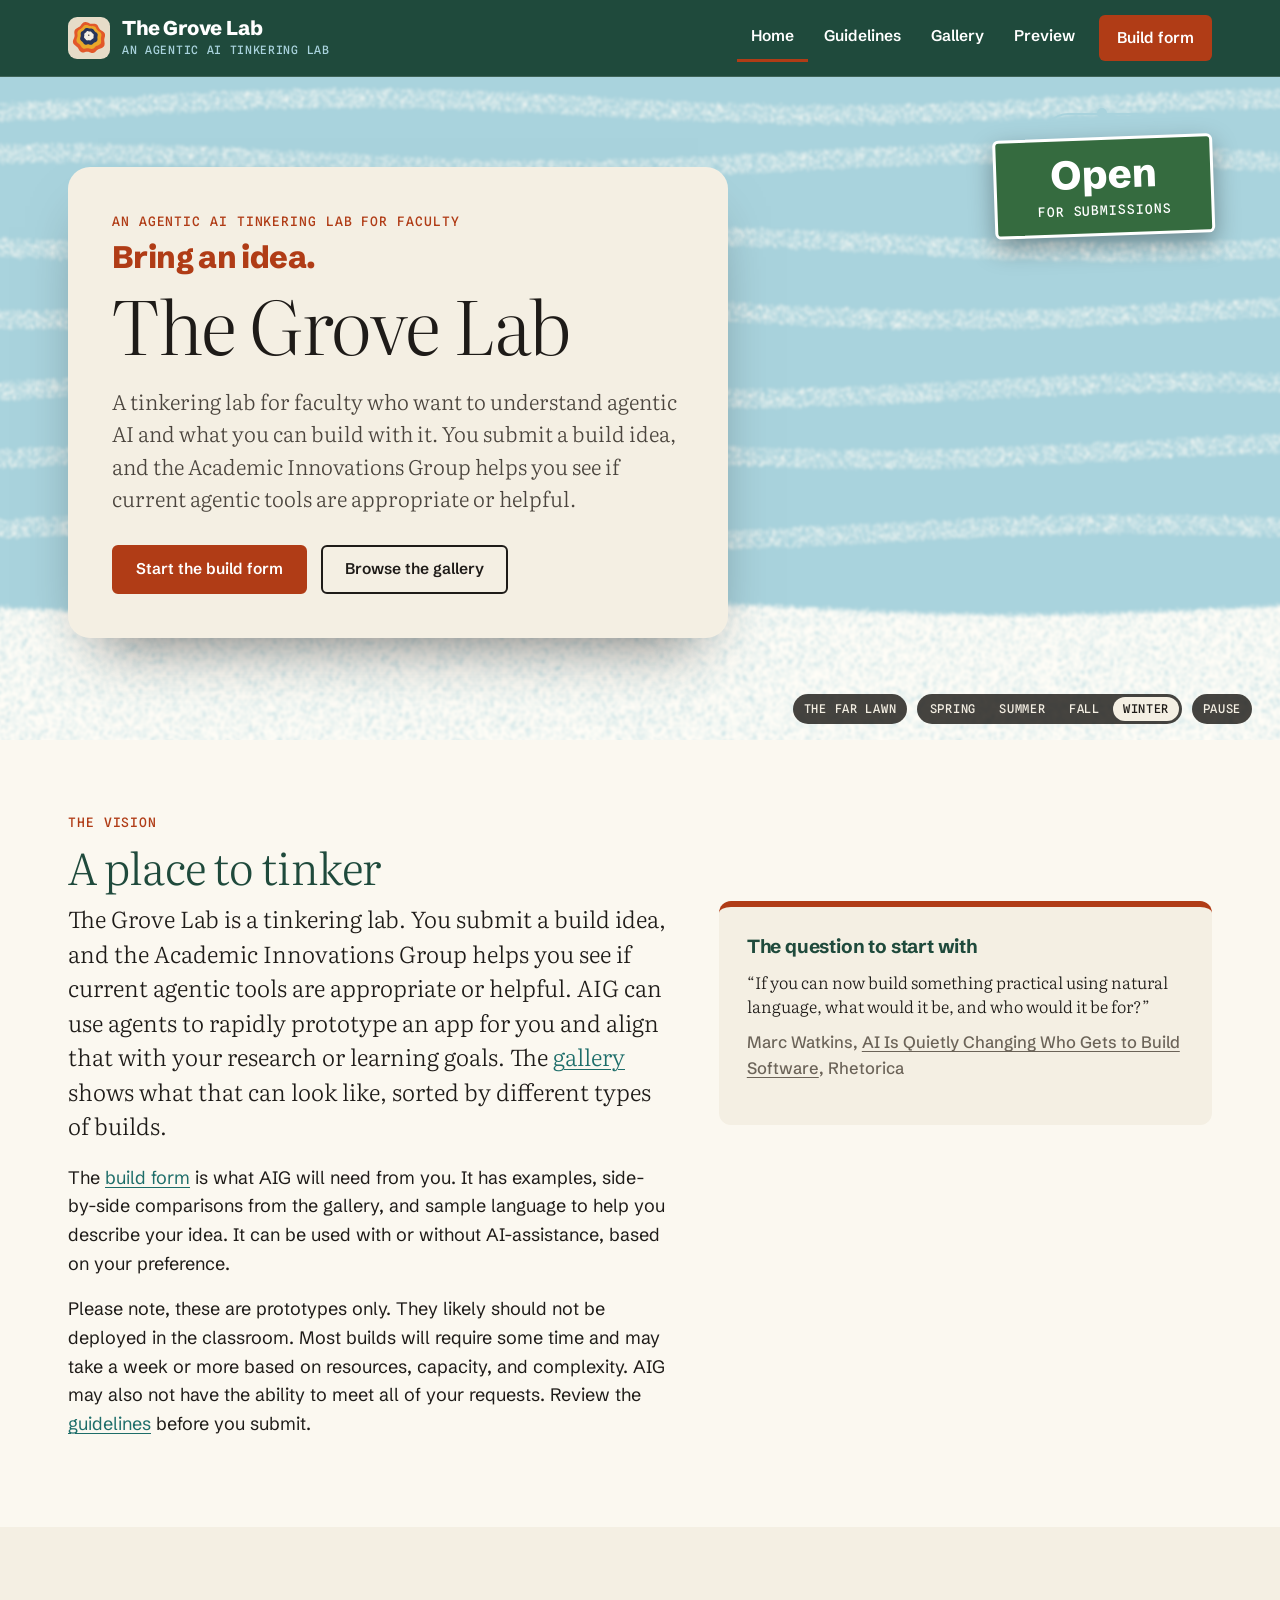
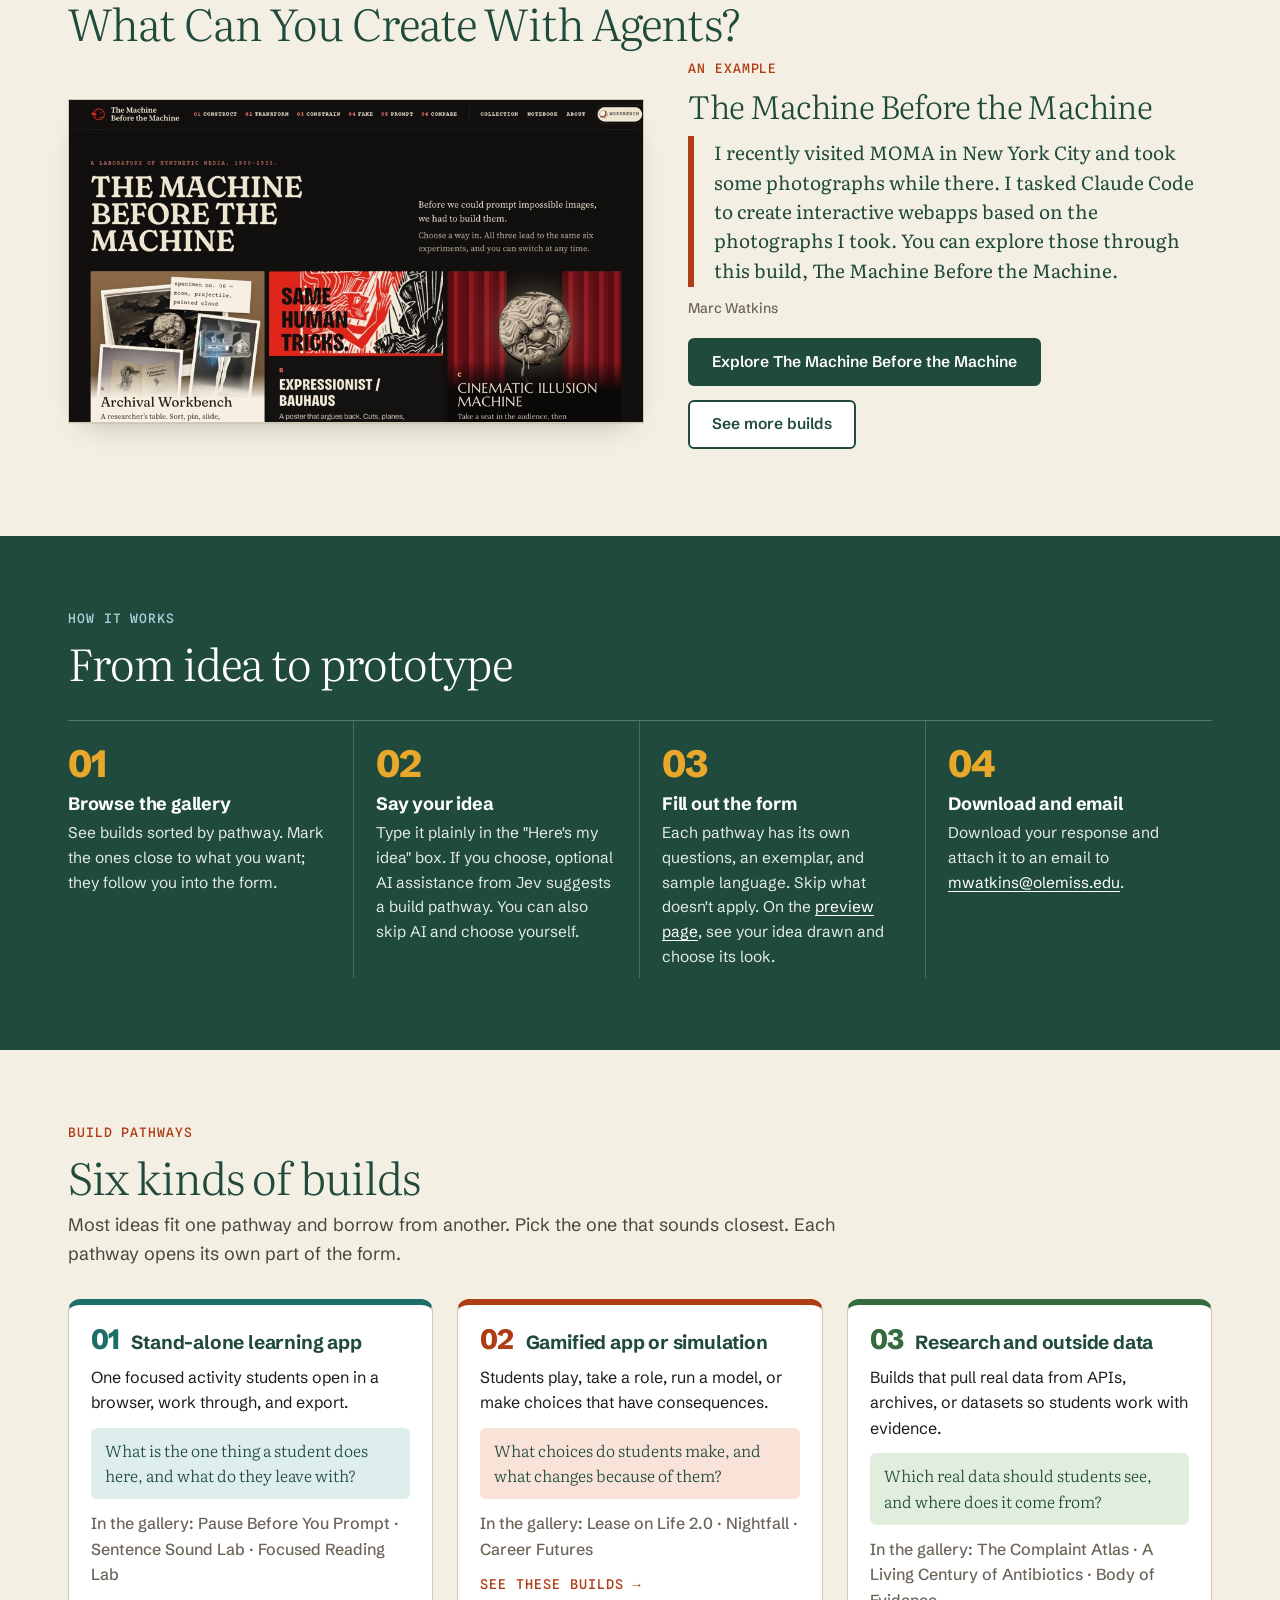
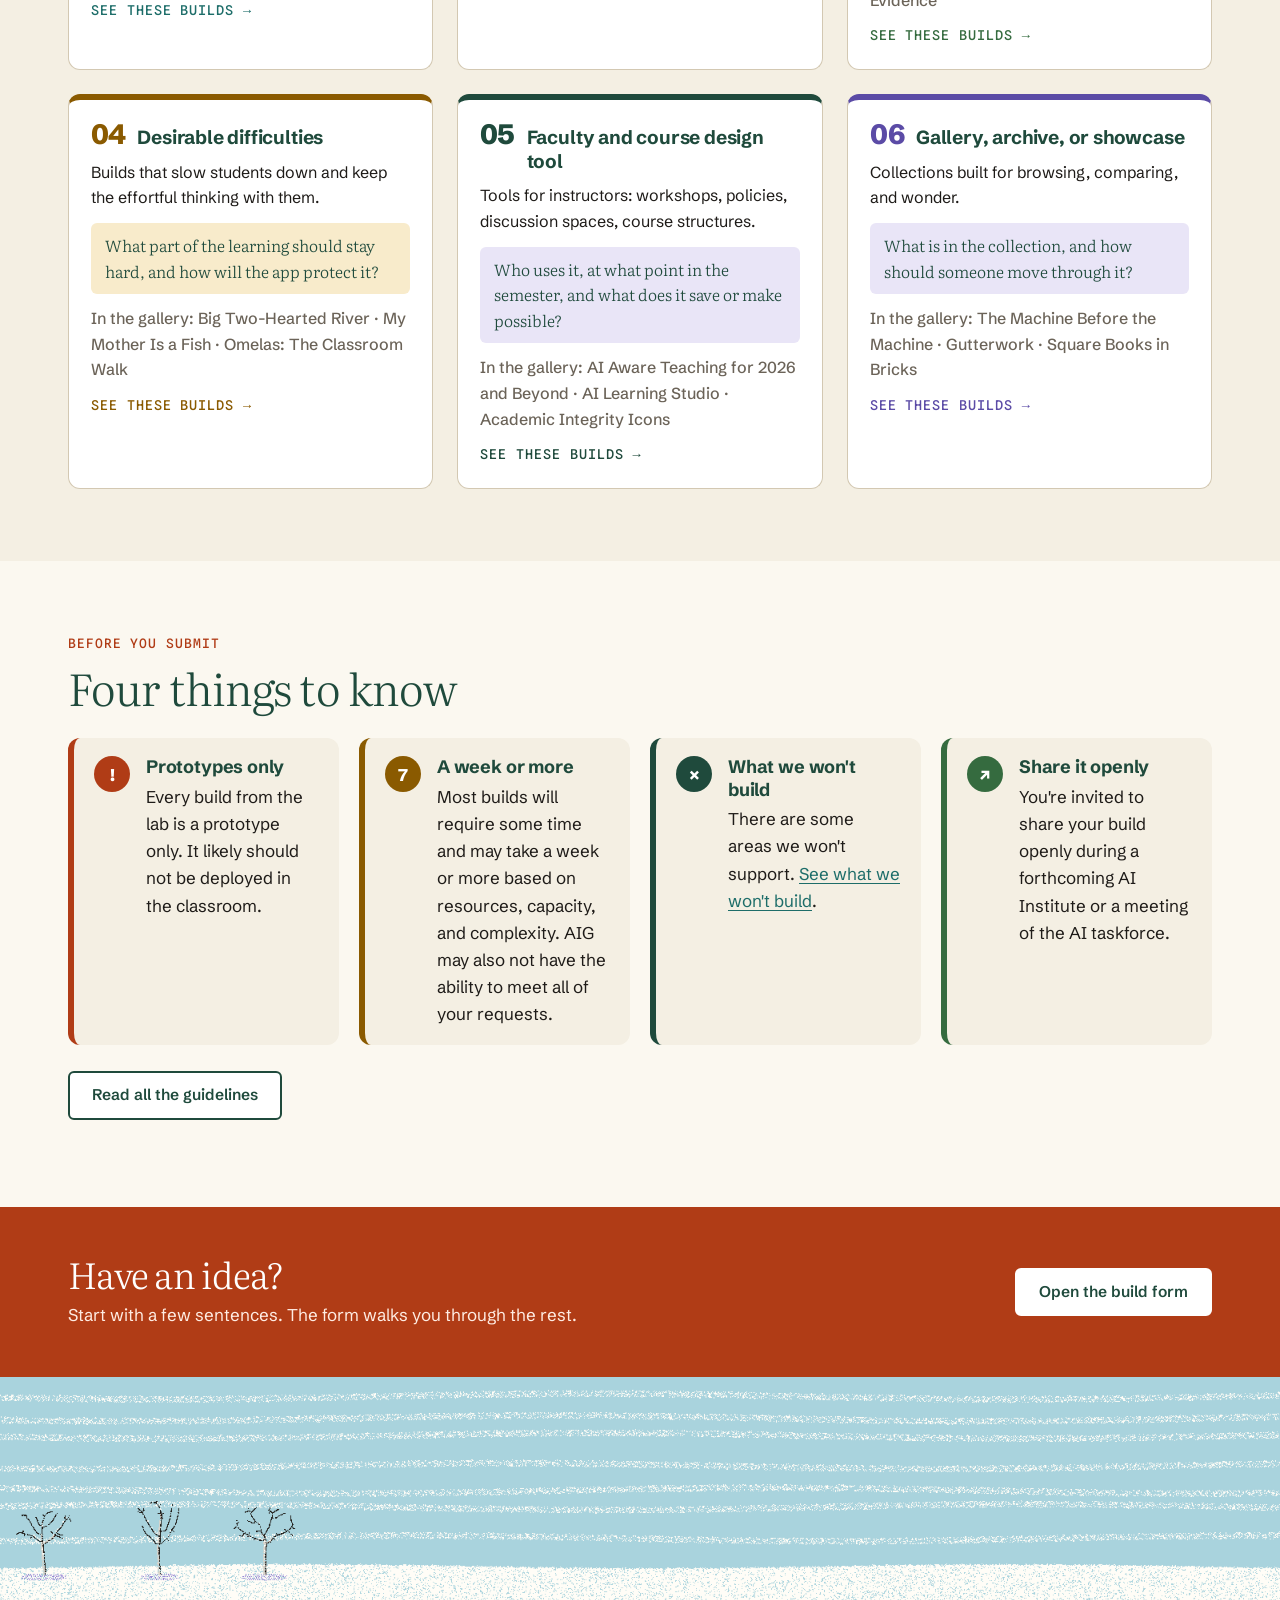
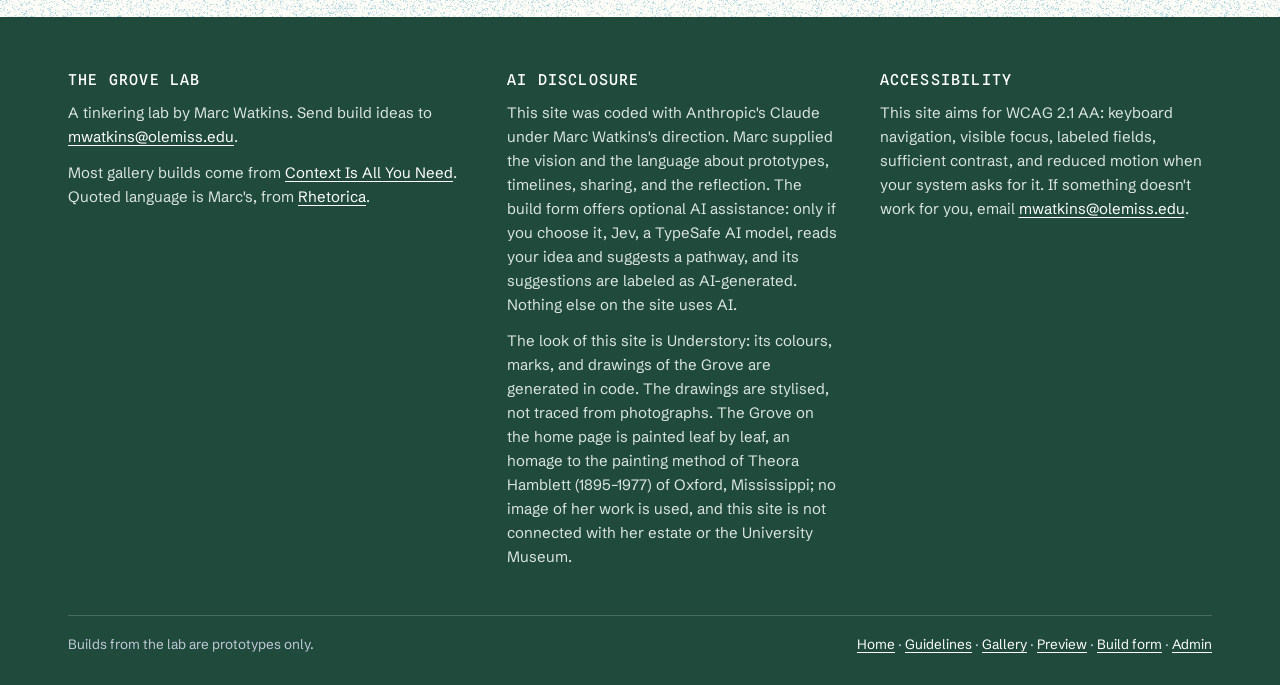
<file: index.html>
<!doctype html>
<html lang="en">
<head>
<meta charset="utf-8">
<meta name="viewport" content="width=device-width, initial-scale=1">
<title>The Grove Lab | An agentic AI tinkering lab for faculty</title>
<meta name="description" content="Faculty submit build ideas and Marc Watkins rapidly prototypes them with agentic AI. Browse the gallery, read the guidelines, and fill out the build form.">
<link rel="preconnect" href="https://fonts.googleapis.com">
<link rel="preconnect" href="https://fonts.gstatic.com" crossorigin>
<link href="https://fonts.googleapis.com/css2?family=Literata:opsz,wght@7..72,300..700&family=Schibsted+Grotesk:wght@400..900&family=Spline+Sans+Mono:wght@400;500&display=swap" rel="stylesheet">
<link rel="stylesheet" href="css/grove.css?v=20261112h">
<link rel="icon" href="img/grove-lab-mark.svg" type="image/svg+xml">
<script src="js/status-config.js?v=20261112h"></script>
<script src="js/status.js?v=20261112h"></script>
</head>
<body>
<a class="skip" href="#main">Skip to content</a>
<header class="site-head">
  <div class="wrap">
    <a class="brand" href="index.html" aria-label="The Grove Lab home">
      <img class="mark" src="img/grove-lab-mark.svg" alt="" width="42" height="42">
      <span><b>The Grove Lab</b><small>An agentic AI tinkering lab</small></span>
    </a>
    <nav class="site-nav" aria-label="Main"><a href="index.html" aria-current="page">Home</a><a href="guidelines.html">Guidelines</a><a href="gallery.html">Gallery</a><a href="prototype.html">Preview</a><a href="form.html" class="cta">Build form</a></nav>
  </div>
</header>

<main id="main">
  <section class="hero painted">
    <div class="hero-art" id="heroArt" role="img" aria-label="A painting of the Grove in the current season, built up slowly, leaf by leaf."></div>
    <div class="hero-ctl"><span class="cap" id="heroCap"></span><span class="seasons" role="group" aria-label="Season of the Grove painting"><button type="button" data-season="spring">Spring</button><button type="button" data-season="summer">Summer</button><button type="button" data-season="fall">Fall</button><button type="button" data-season="winter">Winter</button></span><button type="button" id="heroPause" aria-pressed="false">Pause</button></div>
    <div class="wrap">
      <div class="hero-sign" data-subs-sign="big"></div>
      <div class="hero-panel">
      <p class="eyebrow">An agentic AI tinkering lab for faculty</p>
      <h1><span class="small">Bring an idea.</span>The Grove Lab</h1>
      <p class="lede-serif">A tinkering lab for faculty who want to understand agentic AI and what you can build with it. You submit a build idea, and the Academic Innovations Group helps you see if current agentic tools are appropriate or helpful.</p>
      <div class="hero-actions">
        <a class="btn red" href="form.html" data-submit>Start the build form</a>
        <a class="btn outline-light" href="gallery.html">Browse the gallery</a>
      </div>
      </div>
    </div>
  </section>

  <section class="section" aria-labelledby="vision-h">
    <div class="wrap">
      <p class="eyebrow">The vision</p>
      <h2 id="vision-h">A place to tinker</h2>
      <div class="vision">
        <div>
          <p class="first">The Grove Lab is a tinkering lab. You submit a build idea, and the Academic Innovations Group helps you see if current agentic tools are appropriate or helpful. AIG can use agents to rapidly prototype an app for you and align that with your research or learning goals. The <a href="gallery.html">gallery</a> shows what that can look like, sorted by different types of builds.</p>
          <p>The <a href="form.html">build form</a> is what AIG will need from you. It has examples, side-by-side comparisons from the gallery, and sample language to help you describe your idea. It can be used with or without AI-assistance, based on your preference.</p>
          <p>Please note, these are prototypes only. They likely should not be deployed in the classroom. Most builds will require some time and may take a week or more based on resources, capacity, and complexity. AIG may also not have the ability to meet all of your requests. Review the <a href="guidelines.html">guidelines</a> before you submit.</p>
        </div>
        <aside>
          <h3>The question to start with</h3>
          <blockquote><p class="quote" id="heroQuote"></p></blockquote>
          <p class="cite" id="heroCite"></p>
        </aside>
      </div>
    </div>
  </section>

  <section class="section alt" aria-labelledby="create-h">
    <div class="wrap"><h2 id="create-h" class="create-h">What Can You Create With Agents?</h2></div>
    <div class="wrap example">
      <a class="example-shot" href="https://6ac6e09436c364179972456e--themachinebeforethemachine.netlify.app/" target="_blank" rel="noopener" tabindex="-1" aria-hidden="true"><img src="shots/machine-before-machine.jpg" alt="" loading="lazy" width="960" height="540"></a>
      <div>
        <p class="eyebrow">An example</p>
        <h3 class="example-title" id="example-h">The Machine Before the Machine</h3>
        <blockquote class="example-quote"><p>I recently visited MOMA in New York City and took some photographs while there. I tasked Claude Code to create interactive webapps based on the photographs I took. You can explore those through this build, The Machine Before the Machine.</p></blockquote>
        <p class="cite">Marc Watkins</p>
        <p class="hero-actions" style="margin-top:18px"><a class="btn" href="https://6ac6e09436c364179972456e--themachinebeforethemachine.netlify.app/" target="_blank" rel="noopener">Explore The Machine Before the Machine<span class="sr"> (opens in a new tab)</span></a><a class="btn ghost" href="gallery.html">See more builds</a></p>
      </div>
    </div>
  </section>

  <section class="section band" aria-labelledby="how-h">
    <div class="wrap">
      <p class="eyebrow">How it works</p>
      <h2 id="how-h">From idea to prototype</h2>
      <ol class="steps">
        <li><h3>Browse the gallery</h3><p>See builds sorted by pathway. Mark the ones close to what you want; they follow you into the form.</p></li>
        <li><h3>Say your idea</h3><p>Type it plainly in the "Here's my idea" box. If you choose, optional AI assistance from Jev suggests a build pathway. You can also skip AI and choose yourself.</p></li>
        <li><h3>Fill out the form</h3><p>Each pathway has its own questions, an exemplar, and sample language. Skip what doesn't apply. On the <a href="prototype.html">preview page</a>, see your idea drawn and choose its look.</p></li>
        <li><h3>Download and email</h3><p>Download your response and attach it to an email to <a href="mailto:mwatkins@olemiss.edu">mwatkins@olemiss.edu</a>.</p></li>
      </ol>
    </div>
  </section>

  <section class="section alt" aria-labelledby="paths-h">
    <div class="wrap">
      <p class="eyebrow">Build pathways</p>
      <h2 id="paths-h">Six kinds of builds</h2>
      <p class="sub">Most ideas fit one pathway and borrow from another. Pick the one that sounds closest. Each pathway opens its own part of the form.</p>
      <div class="paths" id="pathCards"></div>
    </div>
  </section>

  <section class="section" aria-labelledby="expect-h">
    <div class="wrap">
      <p class="eyebrow">Before you submit</p>
      <h2 id="expect-h">Four things to know</h2>
      <div class="expect">
        <div class="notice warn"><span class="ico" aria-hidden="true">!</span><div><h3>Prototypes only</h3><p>Every build from the lab is a prototype only. It likely should not be deployed in the classroom.</p></div></div>
        <div class="notice time"><span class="ico" aria-hidden="true">7</span><div><h3>A week or more</h3><p>Most builds will require some time and may take a week or more based on resources, capacity, and complexity. AIG may also not have the ability to meet all of your requests.</p></div></div>
        <div class="notice"><span class="ico" aria-hidden="true">×</span><div><h3>What we won't build</h3><p>There are some areas we won't support. <a href="guidelines.html#wont">See what we won't build</a>.</p></div></div>
        <div class="notice share"><span class="ico" aria-hidden="true">↗</span><div><h3>Share it openly</h3><p>You're invited to share your build openly during a forthcoming AI Institute or a meeting of the AI taskforce.</p></div></div>
      </div>
      <p style="margin-top:26px"><a class="btn ghost" href="guidelines.html">Read all the guidelines</a></p>
    </div>
  </section>

  <section class="cta-band">
    <div class="wrap">
      <div><h2>Have an idea?</h2><p>Start with a few sentences. The form walks you through the rest.</p></div>
      <a class="btn" href="form.html" data-submit>Open the build form</a>
    </div>
  </section>
</main>
<div class="frieze-wrap"><canvas class="grove-frieze" id="groveFrieze" width="1600" height="300" role="img" aria-label="A row of Grove trees in the current season."></canvas></div>
<footer class="site-foot">
  <div class="wrap">
    <div class="foot-grid">
      <div>
        <h2>The Grove Lab</h2>
        <p>A tinkering lab by Marc Watkins. Send build ideas to <a href="mailto:mwatkins@olemiss.edu">mwatkins@olemiss.edu</a>.</p>
        <p>Most gallery builds come from <a href="https://6a90f8fa674c4e3e5b9c8ab0--contextisallyouneed.netlify.app/" target="_blank" rel="noopener">Context Is All You Need</a>. Quoted language is Marc's, from <a href="https://marcwatkins.substack.com/" target="_blank" rel="noopener">Rhetorica</a>.</p>
      </div>
      <div>
        <h2>AI disclosure</h2>
        <p>This site was coded with Anthropic's Claude under Marc Watkins's direction. Marc supplied the vision and the language about prototypes, timelines, sharing, and the reflection. The build form offers optional AI assistance: only if you choose it, Jev, a TypeSafe AI model, reads your idea and suggests a pathway, and its suggestions are labeled as AI-generated. Nothing else on the site uses AI.</p>
        <p>The look of this site is Understory: its colours, marks, and drawings of the Grove are generated in code. The drawings are stylised, not traced from photographs. The Grove on the home page is painted leaf by leaf, an homage to the painting method of Theora Hamblett (1895–1977) of Oxford, Mississippi; no image of her work is used, and this site is not connected with her estate or the University Museum.</p>
      </div>
      <div>
        <h2>Accessibility</h2>
        <p>This site aims for WCAG 2.1 AA: keyboard navigation, visible focus, labeled fields, sufficient contrast, and reduced motion when your system asks for it. If something doesn't work for you, email <a href="mailto:mwatkins@olemiss.edu">mwatkins@olemiss.edu</a>.</p>
      </div>
    </div>
    <div class="foot-base"><span>Builds from the lab are prototypes only.</span><span><a href="index.html">Home</a> · <a href="guidelines.html">Guidelines</a> · <a href="gallery.html">Gallery</a> · <a href="prototype.html">Preview</a> · <a href="form.html">Build form</a> · <a href="admin.html">Admin</a></span></div>
  </div>
</footer>

<script src="js/data.js?v=20261112h"></script>
<script>
(() => {
  const G = window.GROVE, esc = s => String(s).replace(/[&<>"]/g, c => ({"&":"&amp;","<":"&lt;",">":"&gt;",'"':"&quot;"}[c]));
  const q = G.QUOTES.build;
  document.getElementById("heroQuote").textContent = q.text;
  document.getElementById("heroCite").innerHTML = `Marc Watkins, <a href="${q.url}" target="_blank" rel="noopener">${esc(q.title)}</a>, Rhetorica`;
  document.getElementById("pathCards").innerHTML = G.PATHWAYS.map(p => {
    const ex = G.BUILDS.filter(b => b.path === p.id).slice(0, 3).map(b => b.title.split(" — ")[0]).join(" · ");
    return `<a class="path" data-c="${p.color}" href="gallery.html#${p.id}">
      <div class="top"><b>0${p.n}</b><h3>${esc(p.title)}</h3></div>
      <div class="body"><p>${esc(p.short)}</p><p class="ask">${esc(p.asks)}</p><p class="ex">In the gallery: ${esc(ex)}</p><span class="more">See these builds →</span></div></a>`;
  }).join("");
})();
</script>
<script src="js/understory-paint.js?v=20261112h"></script>
<script>
(function () {
  var P = window.UnderstoryPaint; if (!P) return;
  var season = P.seasonNow(), saved = null; try { saved = localStorage.getItem('grovelab.season'); } catch (e) {}
  if (P.seasons[saved]) season = saved;
  var style = 'leaf'; // the Grove is painted leaf by leaf
  var settled = { spring: 'Petals drifting', summer: 'Fireflies out', fall: 'Leaves falling', winter: 'Snow falling' };
  var cap = document.getElementById('heroCap'), btn = document.getElementById('heroPause');
  var hero = P.stage(document.getElementById('heroArt'), { w: 1500, h: 775, season: season, style: style, seed: 'grove-lab', trees: 5, fill: true, nearSide: 1, onStep: function (t) { cap.textContent = t || settled[season]; } });
  btn.addEventListener('click', function () { var p = hero.pause(); btn.setAttribute('aria-pressed', p); btn.textContent = p ? 'Play' : 'Pause'; });
  var fr = document.getElementById('groveFrieze'), frieze = null;
  var chips = document.querySelectorAll('.hero-ctl [data-season]');
  function mark() { chips.forEach(function (b) { b.setAttribute('aria-pressed', b.dataset.season === season); }); }
  chips.forEach(function (b) { b.addEventListener('click', function () { if (b.dataset.season === season) return; season = b.dataset.season; mark();
    try { localStorage.setItem('grovelab.season', season); } catch (e) {}
    hero.set({ season: season }); if (frieze) frieze.set({ season: season }); }); });
  mark();
  new IntersectionObserver(function (es, io) { es.forEach(function (e) { if (e.isIntersecting) { io.disconnect(); frieze = P.mount(fr, { season: season, style: style, seed: 'grove-lab-frieze', trees: 8, far: 12, near: false, duration: 9000 }); } }); }, { rootMargin: '100px' }).observe(fr);
})();
</script>
</body>
</html>
</file>
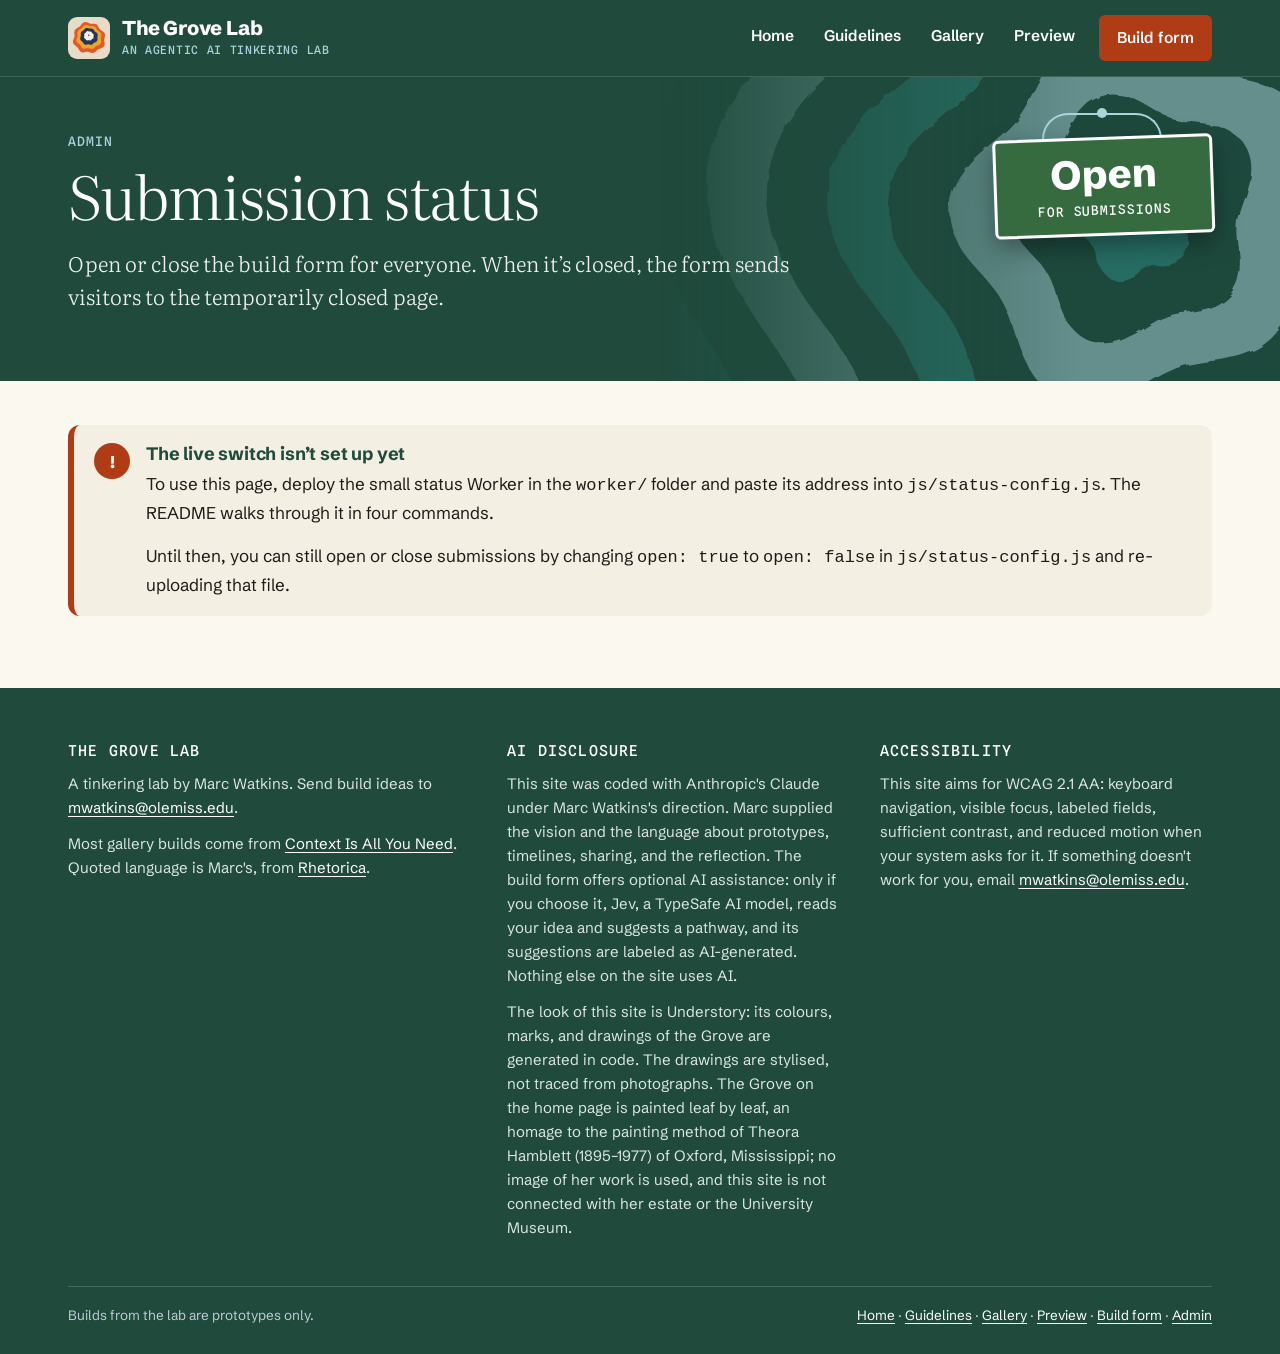
<file: admin.html>
<!doctype html>
<html lang="en" data-page="admin">
<head>
<meta charset="utf-8">
<meta name="robots" content="noindex, nofollow">
<meta name="viewport" content="width=device-width, initial-scale=1">
<title>Admin | The Grove Lab</title>
<meta name="description" content="Open or close Grove Lab submissions.">
<link rel="preconnect" href="https://fonts.googleapis.com">
<link rel="preconnect" href="https://fonts.gstatic.com" crossorigin>
<link href="https://fonts.googleapis.com/css2?family=Literata:opsz,wght@7..72,300..700&family=Schibsted+Grotesk:wght@400..900&family=Spline+Sans+Mono:wght@400;500&display=swap" rel="stylesheet">
<link rel="stylesheet" href="css/grove.css?v=20261112h">
<link rel="icon" href="img/grove-lab-mark.svg" type="image/svg+xml">
<script src="js/status-config.js?v=20261112h"></script>
<script src="js/status.js?v=20261112h"></script>
</head>
<body>
<a class="skip" href="#main">Skip to content</a>
<header class="site-head">
  <div class="wrap">
    <a class="brand" href="index.html" aria-label="The Grove Lab home">
      <img class="mark" src="img/grove-lab-mark.svg" alt="" width="42" height="42">
      <span><b>The Grove Lab</b><small>An agentic AI tinkering lab</small></span>
    </a>
    <nav class="site-nav" aria-label="Main"><a href="index.html">Home</a><a href="guidelines.html">Guidelines</a><a href="gallery.html">Gallery</a><a href="prototype.html">Preview</a><a href="form.html" class="cta">Build form</a></nav>
  </div>
</header>

<main id="main">
  <section class="hero short">
    <div class="wrap">
      <div class="hero-sign" data-subs-sign="big"></div>
      <p class="eyebrow">Admin</p>
      <h1>Submission status</h1>
      <p class="lede-serif">Open or close the build form for everyone. When it’s closed, the form sends visitors to the temporarily closed page.</p>
    </div>
  </section>
  <section class="section" style="padding-top:44px">
    <div class="wrap">
      <div class="admin-box" id="adminLive" hidden>
        <form id="adminForm" autocomplete="off">
          <div class="field" style="margin-top:0"><label for="adminPw">Admin password</label>
            <input type="password" id="adminPw" autocomplete="current-password" required></div>
          <fieldset class="field"><legend>Set submissions to</legend>
            <div class="opts cols">
              <label class="opt"><input type="radio" name="want" value="open"><span>Open<small>The build form works normally.</small></span></label>
              <label class="opt"><input type="radio" name="want" value="closed"><span>Closed<small>The form sends visitors to the temporarily closed page.</small></span></label>
            </div></fieldset>
          <div class="dl-row"><button type="submit" class="btn">Save status</button></div>
        </form>
        <p class="admin-msg" id="adminMsg" role="status" aria-live="polite"></p>
        <p class="help" style="margin:14px 0 0;font-size:14px;color:var(--muted)">The password is checked by the status Worker, not by this page. Changes reach visitors within about a minute.</p>
      </div>
      <div class="notice warn" id="adminSetup" hidden><span class="ico" aria-hidden="true">!</span><div>
        <h3>The live switch isn’t set up yet</h3>
        <p>To use this page, deploy the small status Worker in the <code>worker/</code> folder and paste its address into <code>js/status-config.js</code>. The README walks through it in four commands.</p>
        <p>Until then, you can still open or close submissions by changing <code>open: true</code> to <code>open: false</code> in <code>js/status-config.js</code> and re-uploading that file.</p></div></div>
    </div>
  </section>
</main>
<footer class="site-foot">
  <div class="wrap">
    <div class="foot-grid">
      <div>
        <h2>The Grove Lab</h2>
        <p>A tinkering lab by Marc Watkins. Send build ideas to <a href="mailto:mwatkins@olemiss.edu">mwatkins@olemiss.edu</a>.</p>
        <p>Most gallery builds come from <a href="https://6a90f8fa674c4e3e5b9c8ab0--contextisallyouneed.netlify.app/" target="_blank" rel="noopener">Context Is All You Need</a>. Quoted language is Marc's, from <a href="https://marcwatkins.substack.com/" target="_blank" rel="noopener">Rhetorica</a>.</p>
      </div>
      <div>
        <h2>AI disclosure</h2>
        <p>This site was coded with Anthropic's Claude under Marc Watkins's direction. Marc supplied the vision and the language about prototypes, timelines, sharing, and the reflection. The build form offers optional AI assistance: only if you choose it, Jev, a TypeSafe AI model, reads your idea and suggests a pathway, and its suggestions are labeled as AI-generated. Nothing else on the site uses AI.</p>
        <p>The look of this site is Understory: its colours, marks, and drawings of the Grove are generated in code. The drawings are stylised, not traced from photographs. The Grove on the home page is painted leaf by leaf, an homage to the painting method of Theora Hamblett (1895–1977) of Oxford, Mississippi; no image of her work is used, and this site is not connected with her estate or the University Museum.</p>
      </div>
      <div>
        <h2>Accessibility</h2>
        <p>This site aims for WCAG 2.1 AA: keyboard navigation, visible focus, labeled fields, sufficient contrast, and reduced motion when your system asks for it. If something doesn't work for you, email <a href="mailto:mwatkins@olemiss.edu">mwatkins@olemiss.edu</a>.</p>
      </div>
    </div>
    <div class="foot-base"><span>Builds from the lab are prototypes only.</span><span><a href="index.html">Home</a> · <a href="guidelines.html">Guidelines</a> · <a href="gallery.html">Gallery</a> · <a href="prototype.html">Preview</a> · <a href="form.html">Build form</a> · <a href="admin.html">Admin</a></span></div>
  </div>
</footer>
<script>
(() => {
  const S = window.GROVE_STATUS, $ = s => document.querySelector(s);
  if (!S.endpoint) { $("#adminSetup").hidden = false; return; }
  $("#adminLive").hidden = false;
  const pick = () => document.querySelector(`[name=want][value=${S.get().open ? "open" : "closed"}]`).checked = true;
  pick(); S.refresh().then(pick);
  $("#adminForm").addEventListener("submit", async e => {
    e.preventDefault();
    const msg = $("#adminMsg"), pw = $("#adminPw"), want = (document.querySelector("[name=want]:checked") || {}).value;
    if (!want) { msg.className = "admin-msg err"; msg.textContent = "Choose Open or Closed."; return; }
    msg.className = "admin-msg"; msg.textContent = "Saving…";
    try {
      const r = await fetch(S.endpoint + "/status", { method: "POST", headers: { "Content-Type": "application/json" }, body: JSON.stringify({ password: pw.value, open: want === "open" }) });
      const j = await r.json().catch(() => ({}));
      if (!r.ok) { msg.className = "admin-msg err"; msg.textContent = (j.error || "Something went wrong.") + (j.remaining != null ? ` ${j.remaining} tries left.` : ""); return; }
      S.set(j); pw.value = "";
      msg.className = "admin-msg ok"; msg.textContent = j.open ? "Submissions are open." : "Submissions are closed. The form now sends visitors to the closed page.";
    } catch { msg.className = "admin-msg err"; msg.textContent = "Couldn't reach the status Worker. Check the endpoint in js/status-config.js."; }
  });
})();
</script>
</body>
</html>
</file>
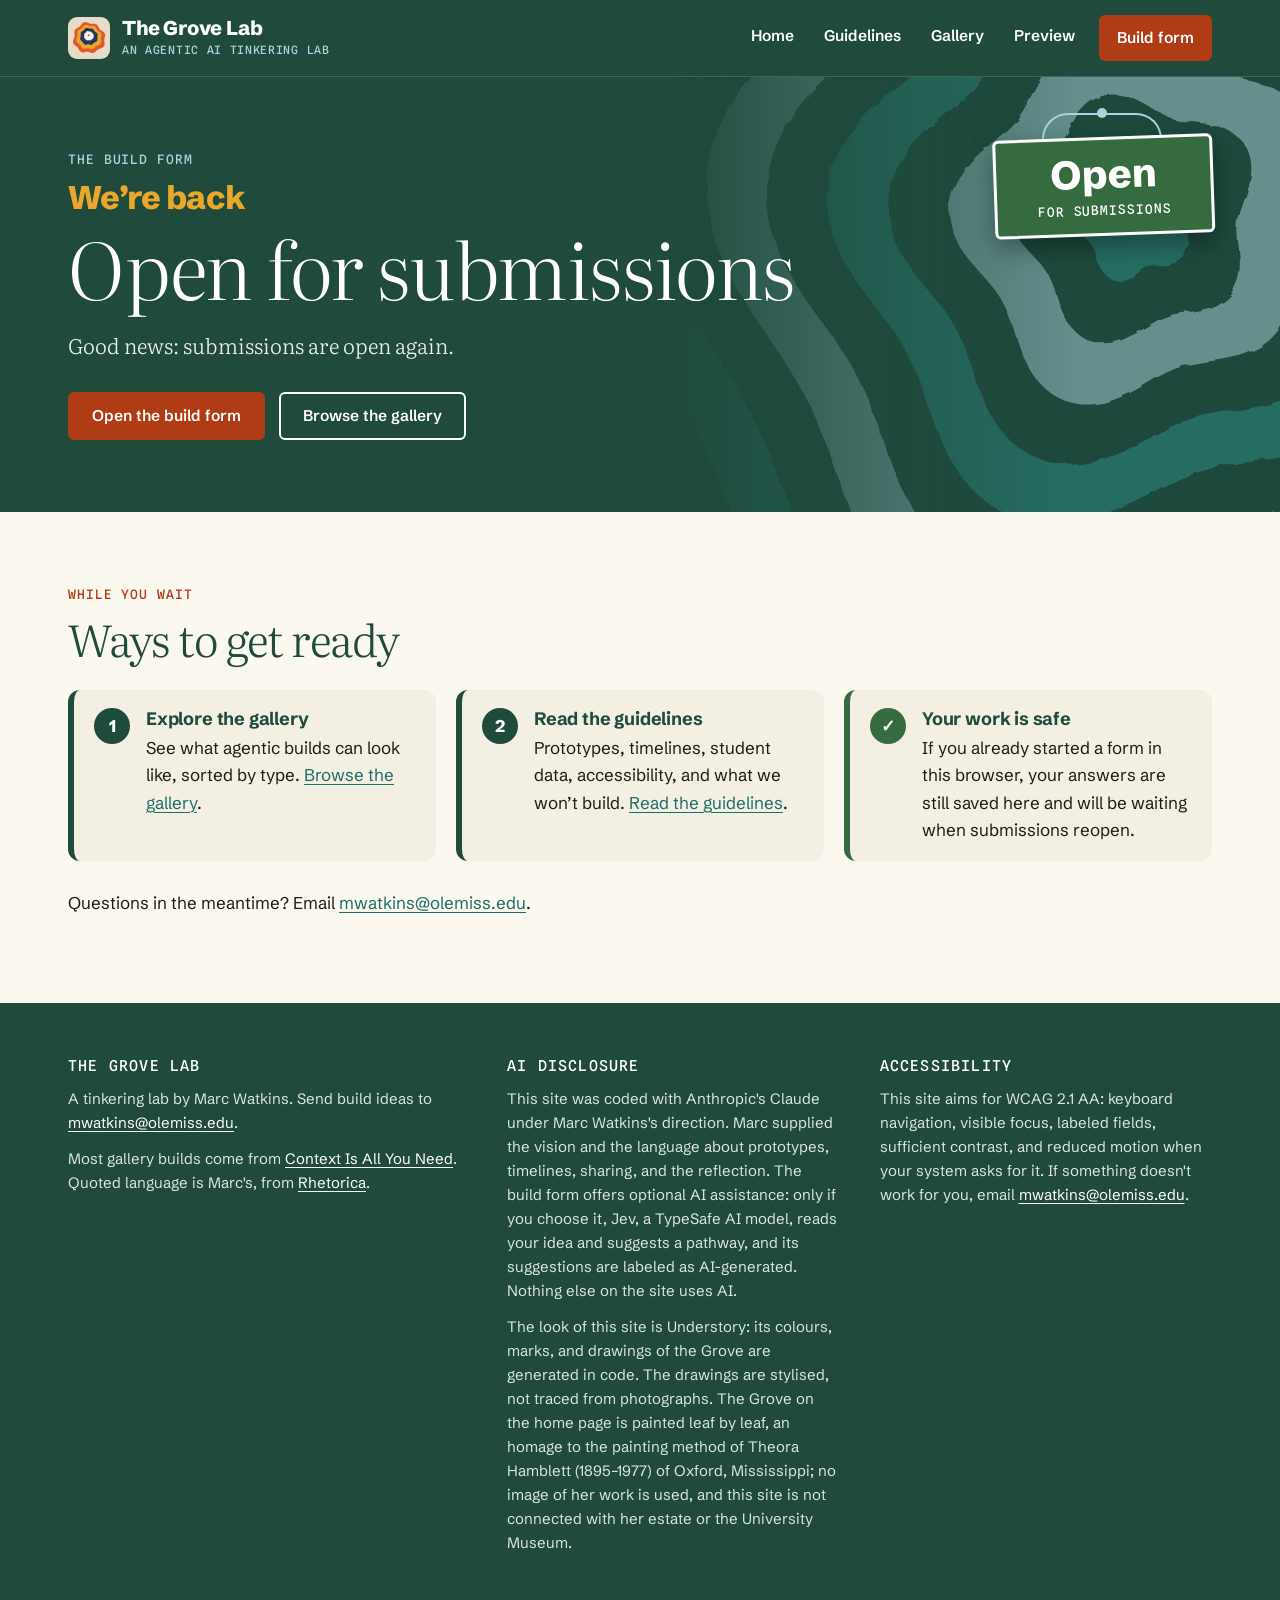
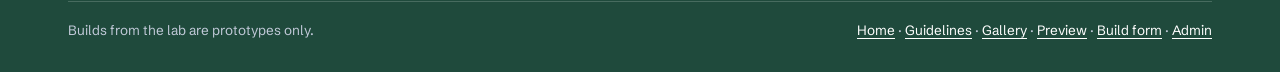
<file: closed.html>
<!doctype html>
<html lang="en" data-page="closed">
<head>
<meta charset="utf-8">
<meta name="viewport" content="width=device-width, initial-scale=1">
<title>Temporarily Closed | The Grove Lab</title>
<meta name="description" content="The Grove Lab build form is temporarily closed for submissions while we catch up. Check back soon.">
<link rel="preconnect" href="https://fonts.googleapis.com">
<link rel="preconnect" href="https://fonts.gstatic.com" crossorigin>
<link href="https://fonts.googleapis.com/css2?family=Literata:opsz,wght@7..72,300..700&family=Schibsted+Grotesk:wght@400..900&family=Spline+Sans+Mono:wght@400;500&display=swap" rel="stylesheet">
<link rel="stylesheet" href="css/grove.css?v=20261112h">
<link rel="icon" href="img/grove-lab-mark.svg" type="image/svg+xml">
<script src="js/status-config.js?v=20261112h"></script>
<script src="js/status.js?v=20261112h"></script>
</head>
<body>
<a class="skip" href="#main">Skip to content</a>
<header class="site-head">
  <div class="wrap">
    <a class="brand" href="index.html" aria-label="The Grove Lab home">
      <img class="mark" src="img/grove-lab-mark.svg" alt="" width="42" height="42">
      <span><b>The Grove Lab</b><small>An agentic AI tinkering lab</small></span>
    </a>
    <nav class="site-nav" aria-label="Main"><a href="index.html">Home</a><a href="guidelines.html">Guidelines</a><a href="gallery.html">Gallery</a><a href="prototype.html">Preview</a><a href="form.html" class="cta">Build form</a></nav>
  </div>
</header>

<main id="main">
  <section class="hero">
    <div class="wrap">
      <div class="hero-sign" data-subs-sign="big"></div>
      <p class="eyebrow">The build form</p>
      <h1 data-when-closed><span class="small">Temporarily</span>Closed for submissions</h1>
      <h1 data-when-open hidden><span class="small">We’re back</span>Open for submissions</h1>
      <p class="lede-serif" data-when-closed>We’re catching up on the build ideas already in. The build form is closed for now while the Academic Innovations Group works through them. Check back soon.</p>
      <p class="lede-serif" data-when-open hidden>Good news: submissions are open again.</p>
      <div class="hero-actions">
        <a class="btn red" href="form.html" data-when-open hidden>Open the build form</a>
        <a class="btn outline-light" href="gallery.html">Browse the gallery</a>
      </div>
    </div>
  </section>
  <section class="section">
    <div class="wrap">
      <p class="eyebrow">While you wait</p>
      <h2>Ways to get ready</h2>
      <div class="expect" style="grid-template-columns:repeat(3,1fr)">
        <div class="notice"><span class="ico" aria-hidden="true">1</span><div><h3>Explore the gallery</h3><p>See what agentic builds can look like, sorted by type. <a href="gallery.html">Browse the gallery</a>.</p></div></div>
        <div class="notice"><span class="ico" aria-hidden="true">2</span><div><h3>Read the guidelines</h3><p>Prototypes, timelines, student data, accessibility, and what we won’t build. <a href="guidelines.html">Read the guidelines</a>.</p></div></div>
        <div class="notice share"><span class="ico" aria-hidden="true">✓</span><div><h3>Your work is safe</h3><p>If you already started a form in this browser, your answers are still saved here and will be waiting when submissions reopen.</p></div></div>
      </div>
      <p style="margin-top:28px">Questions in the meantime? Email <a href="mailto:mwatkins@olemiss.edu">mwatkins@olemiss.edu</a>.</p>
    </div>
  </section>
</main>
<style>@media (max-width:900px){ .expect{grid-template-columns:1fr!important} }</style>
<footer class="site-foot">
  <div class="wrap">
    <div class="foot-grid">
      <div>
        <h2>The Grove Lab</h2>
        <p>A tinkering lab by Marc Watkins. Send build ideas to <a href="mailto:mwatkins@olemiss.edu">mwatkins@olemiss.edu</a>.</p>
        <p>Most gallery builds come from <a href="https://6a90f8fa674c4e3e5b9c8ab0--contextisallyouneed.netlify.app/" target="_blank" rel="noopener">Context Is All You Need</a>. Quoted language is Marc's, from <a href="https://marcwatkins.substack.com/" target="_blank" rel="noopener">Rhetorica</a>.</p>
      </div>
      <div>
        <h2>AI disclosure</h2>
        <p>This site was coded with Anthropic's Claude under Marc Watkins's direction. Marc supplied the vision and the language about prototypes, timelines, sharing, and the reflection. The build form offers optional AI assistance: only if you choose it, Jev, a TypeSafe AI model, reads your idea and suggests a pathway, and its suggestions are labeled as AI-generated. Nothing else on the site uses AI.</p>
        <p>The look of this site is Understory: its colours, marks, and drawings of the Grove are generated in code. The drawings are stylised, not traced from photographs. The Grove on the home page is painted leaf by leaf, an homage to the painting method of Theora Hamblett (1895–1977) of Oxford, Mississippi; no image of her work is used, and this site is not connected with her estate or the University Museum.</p>
      </div>
      <div>
        <h2>Accessibility</h2>
        <p>This site aims for WCAG 2.1 AA: keyboard navigation, visible focus, labeled fields, sufficient contrast, and reduced motion when your system asks for it. If something doesn't work for you, email <a href="mailto:mwatkins@olemiss.edu">mwatkins@olemiss.edu</a>.</p>
      </div>
    </div>
    <div class="foot-base"><span>Builds from the lab are prototypes only.</span><span><a href="index.html">Home</a> · <a href="guidelines.html">Guidelines</a> · <a href="gallery.html">Gallery</a> · <a href="prototype.html">Preview</a> · <a href="form.html">Build form</a> · <a href="admin.html">Admin</a></span></div>
  </div>
</footer>
</body>
</html>
</file>
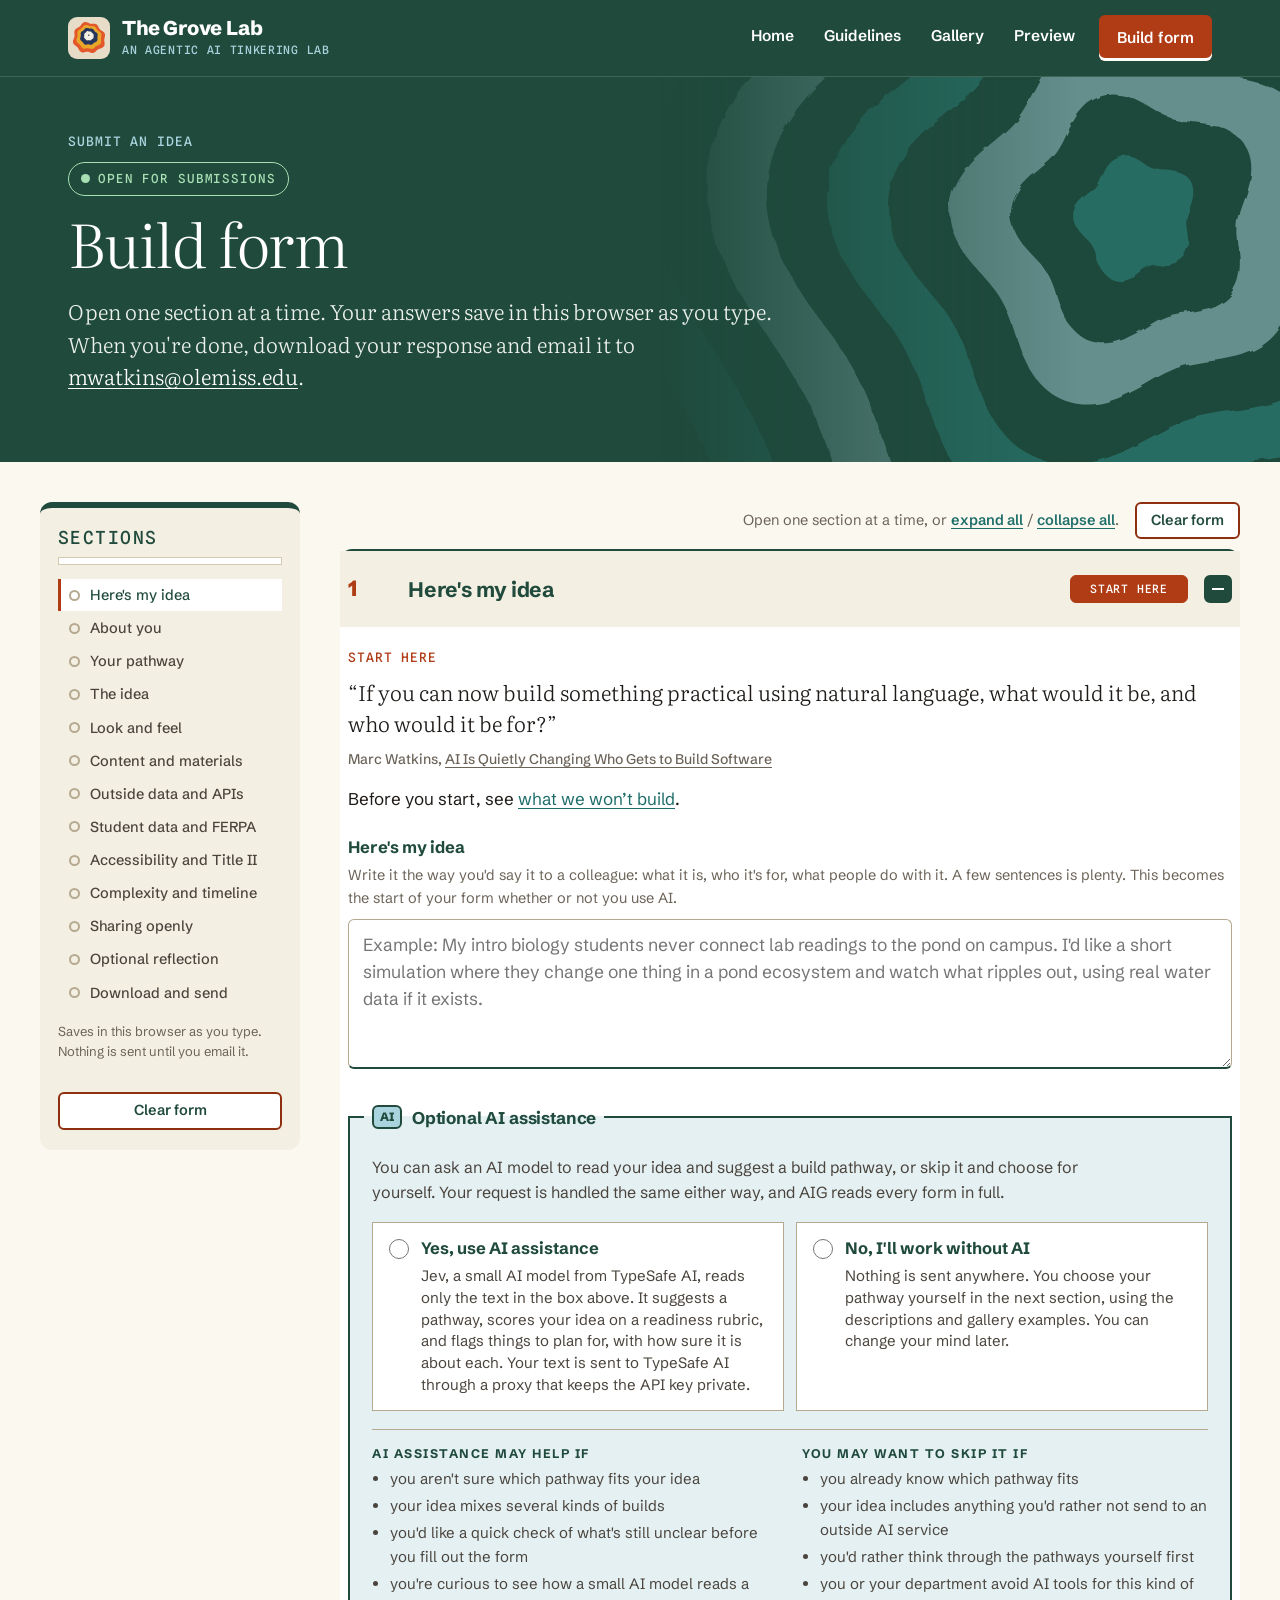
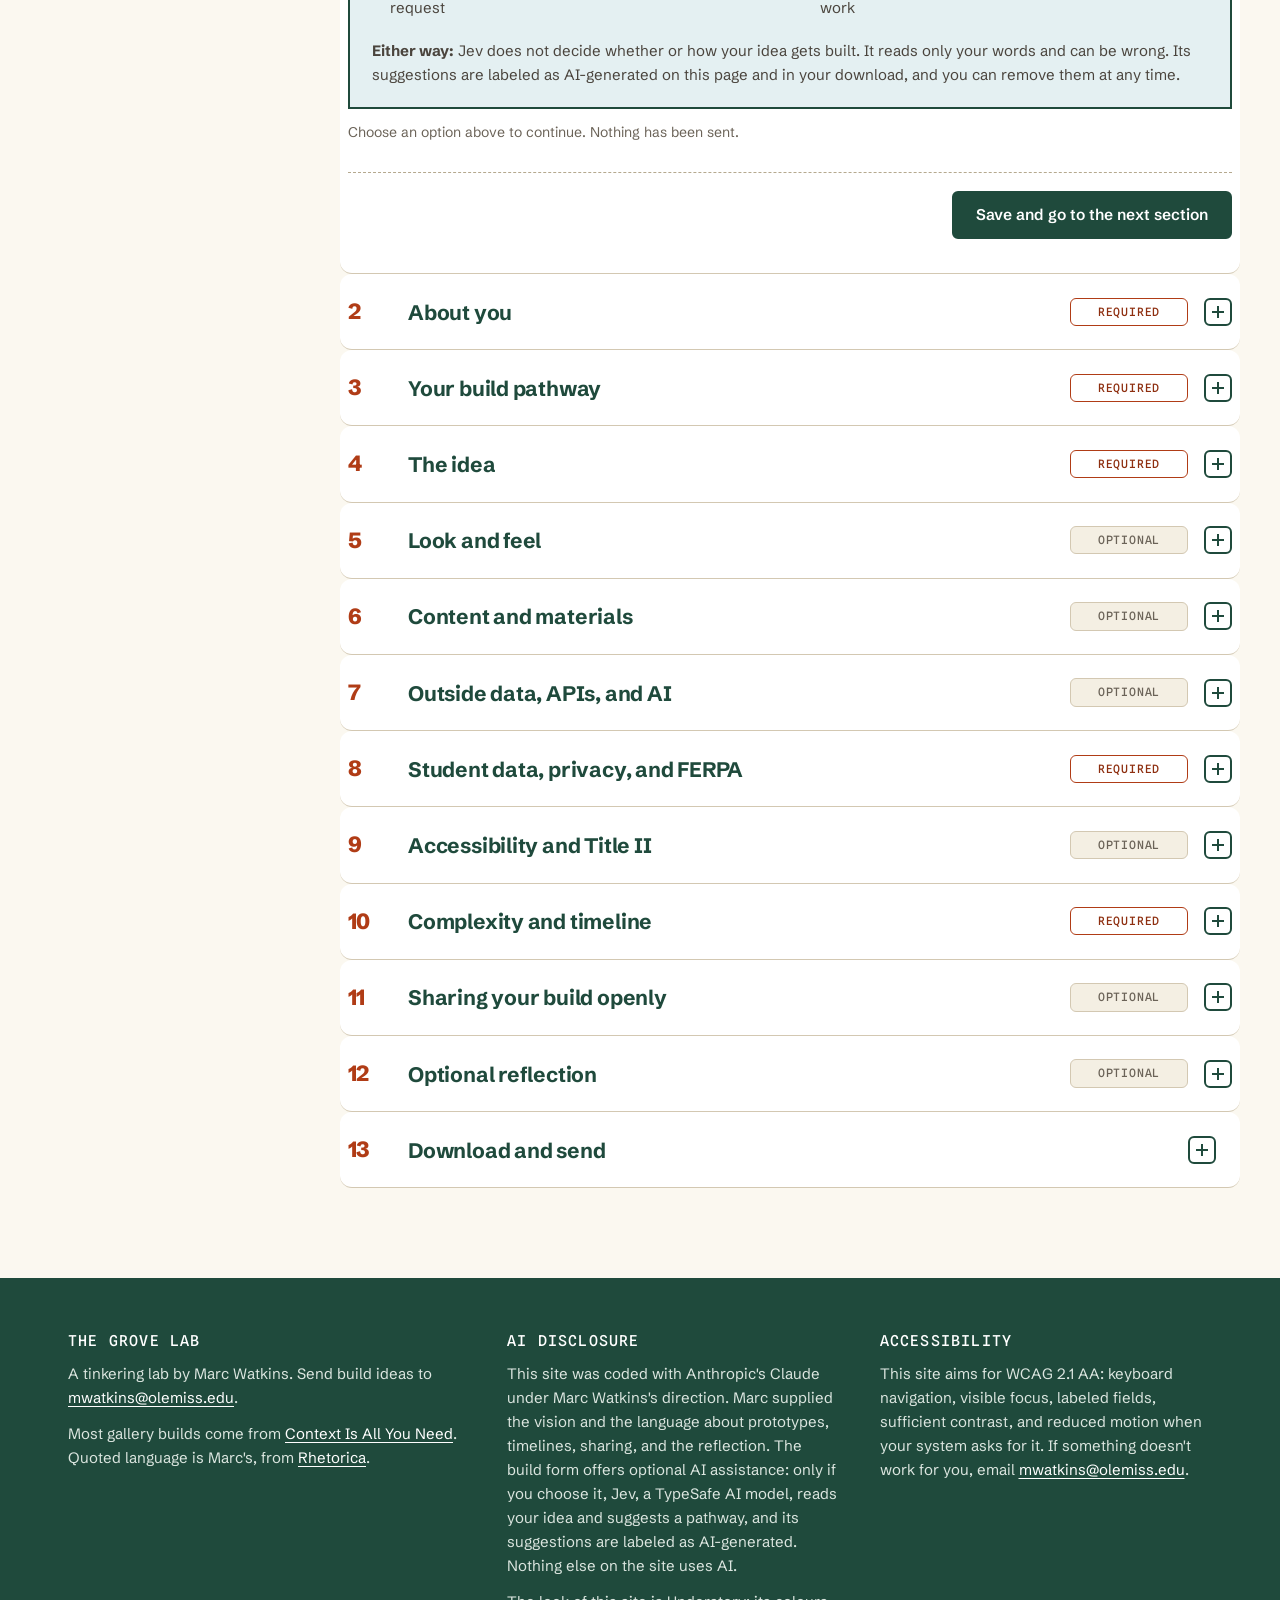
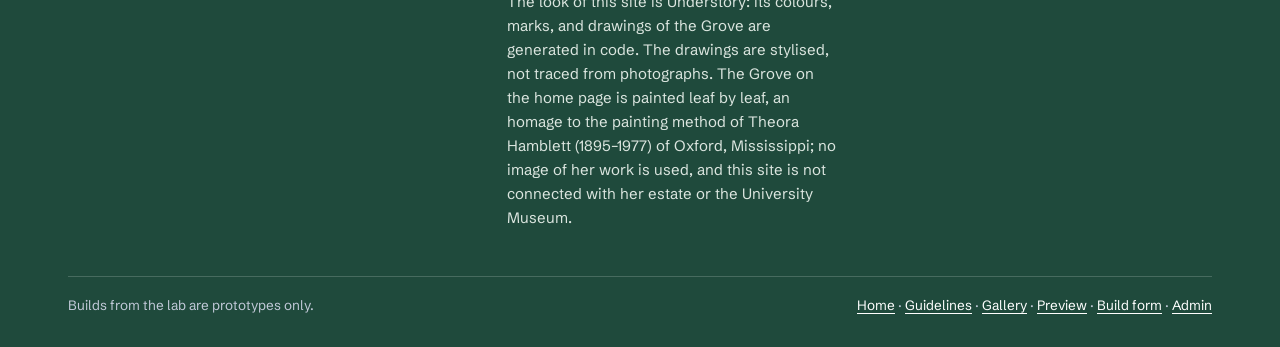
<file: form.html>
<!doctype html>
<html lang="en" data-page="form">
<head>
<meta charset="utf-8">
<meta name="viewport" content="width=device-width, initial-scale=1">
<title>Build Form | The Grove Lab</title>
<meta name="description" content="Describe your build idea, optionally get AI suggestions from Jev, fill out the sections for that pathway, then download your response and email it to the Academic Innovations Group.">
<link rel="preconnect" href="https://fonts.googleapis.com">
<link rel="preconnect" href="https://fonts.gstatic.com" crossorigin>
<link href="https://fonts.googleapis.com/css2?family=Literata:opsz,wght@7..72,300..700&family=Schibsted+Grotesk:wght@400..900&family=Spline+Sans+Mono:wght@400;500&display=swap" rel="stylesheet">
<link rel="stylesheet" href="css/grove.css?v=20261112h">
<link rel="icon" href="img/grove-lab-mark.svg" type="image/svg+xml">
<script src="js/status-config.js?v=20261112h"></script>
<script src="js/status.js?v=20261112h"></script>
</head>
<body>
<a class="skip" href="#main">Skip to the form</a>
<header class="site-head">
  <div class="wrap">
    <a class="brand" href="index.html" aria-label="The Grove Lab home">
      <img class="mark" src="img/grove-lab-mark.svg" alt="" width="42" height="42">
      <span><b>The Grove Lab</b><small>An agentic AI tinkering lab</small></span>
    </a>
    <nav class="site-nav" aria-label="Main"><a href="index.html">Home</a><a href="guidelines.html">Guidelines</a><a href="gallery.html">Gallery</a><a href="prototype.html">Preview</a><a href="form.html" class="cta" aria-current="page">Build form</a></nav>
  </div>
</header>

<section class="hero short">
  <div class="wrap">
    <p class="eyebrow">Submit an idea</p>
    <p class="hero-pill" data-subs-sign="compact"></p>
    <h1>Build form</h1>
    <p class="lede-serif">Open one section at a time. Your answers save in this browser as you type. When you're done, download your response and email it to <a href="mailto:mwatkins@olemiss.edu" style="color:#fff">mwatkins@olemiss.edu</a>.</p>
  </div>
</section>
<div class="wrap f-layout">
  <aside class="f-nav" aria-label="Form sections">
    <h2>Sections</h2>
    <div class="progress" role="progressbar" aria-label="Sections started" aria-valuemin="0" aria-valuemax="100" id="prog"><i></i></div>
    <button type="button" class="btn small ghost nav-toggle" id="navToggle" aria-expanded="false" aria-controls="navList">Show all sections</button>
    <ol id="navList"></ol>
    <p class="saved" id="saved" aria-live="off">Saves in this browser as you type. Nothing is sent until you email it.</p>
    <button type="button" class="btn small ghost clear-btn" data-clear>Clear form</button>
  </aside>
  <main id="main" class="f-main" tabindex="-1"></main>
</div>

<dialog id="connDlg" aria-labelledby="connH">
  <form method="dialog" class="in">
    <h2 id="connH">Jev connection (AI assistance)</h2>
    <p>The idea box sends your text to Jev through a small proxy that holds the API key. You can point it at a different proxy here.</p>
    <div class="field"><label for="connUrl">Proxy address</label><input type="text" id="connUrl" spellcheck="false"></div>
    <div class="dl-row"><button class="btn" value="save" id="connSave">Save</button><button class="btn ghost" value="reset" id="connReset">Use the default</button><button class="btn ghost" value="cancel">Cancel</button></div>
  </form>
</dialog>
<dialog id="clearDlg" aria-labelledby="clearH" aria-describedby="clearP">
  <form method="dialog" class="in">
    <h2 id="clearH">Clear the form?</h2>
    <p id="clearP">This erases every answer saved in this browser, including your idea, your pathway choices, and any AI suggestions. It can't be undone. Anything you've already downloaded or emailed is not affected.</p>
    <label class="opt"><input type="checkbox" id="clearFlags" checked><span>Also clear the gallery builds I marked "Close to my idea"</span></label>
    <div class="dl-row">
      <button type="button" class="btn ghost" id="clearDownload">Download a copy first</button>
      <button class="btn red" value="clear">Clear form</button>
      <button class="btn ghost" value="cancel" autofocus>Cancel</button>
    </div>
  </form>
</dialog>
<div class="toast" id="toast" role="status" aria-live="polite"></div>
<footer class="site-foot">
  <div class="wrap">
    <div class="foot-grid">
      <div>
        <h2>The Grove Lab</h2>
        <p>A tinkering lab by Marc Watkins. Send build ideas to <a href="mailto:mwatkins@olemiss.edu">mwatkins@olemiss.edu</a>.</p>
        <p>Most gallery builds come from <a href="https://6a90f8fa674c4e3e5b9c8ab0--contextisallyouneed.netlify.app/" target="_blank" rel="noopener">Context Is All You Need</a>. Quoted language is Marc's, from <a href="https://marcwatkins.substack.com/" target="_blank" rel="noopener">Rhetorica</a>.</p>
      </div>
      <div>
        <h2>AI disclosure</h2>
        <p>This site was coded with Anthropic's Claude under Marc Watkins's direction. Marc supplied the vision and the language about prototypes, timelines, sharing, and the reflection. The build form offers optional AI assistance: only if you choose it, Jev, a TypeSafe AI model, reads your idea and suggests a pathway, and its suggestions are labeled as AI-generated. Nothing else on the site uses AI.</p>
        <p>The look of this site is Understory: its colours, marks, and drawings of the Grove are generated in code. The drawings are stylised, not traced from photographs. The Grove on the home page is painted leaf by leaf, an homage to the painting method of Theora Hamblett (1895–1977) of Oxford, Mississippi; no image of her work is used, and this site is not connected with her estate or the University Museum.</p>
      </div>
      <div>
        <h2>Accessibility</h2>
        <p>This site aims for WCAG 2.1 AA: keyboard navigation, visible focus, labeled fields, sufficient contrast, and reduced motion when your system asks for it. If something doesn't work for you, email <a href="mailto:mwatkins@olemiss.edu">mwatkins@olemiss.edu</a>.</p>
      </div>
    </div>
    <div class="foot-base"><span>Builds from the lab are prototypes only.</span><span><a href="index.html">Home</a> · <a href="guidelines.html">Guidelines</a> · <a href="gallery.html">Gallery</a> · <a href="prototype.html">Preview</a> · <a href="form.html">Build form</a> · <a href="admin.html">Admin</a></span></div>
  </div>
</footer>

<script src="js/data.js?v=20261112h"></script>
<script src="js/schema.js?v=20261112h"></script>
<script src="js/form.js?v=20261112h"></script>
</body>
</html>
</file>
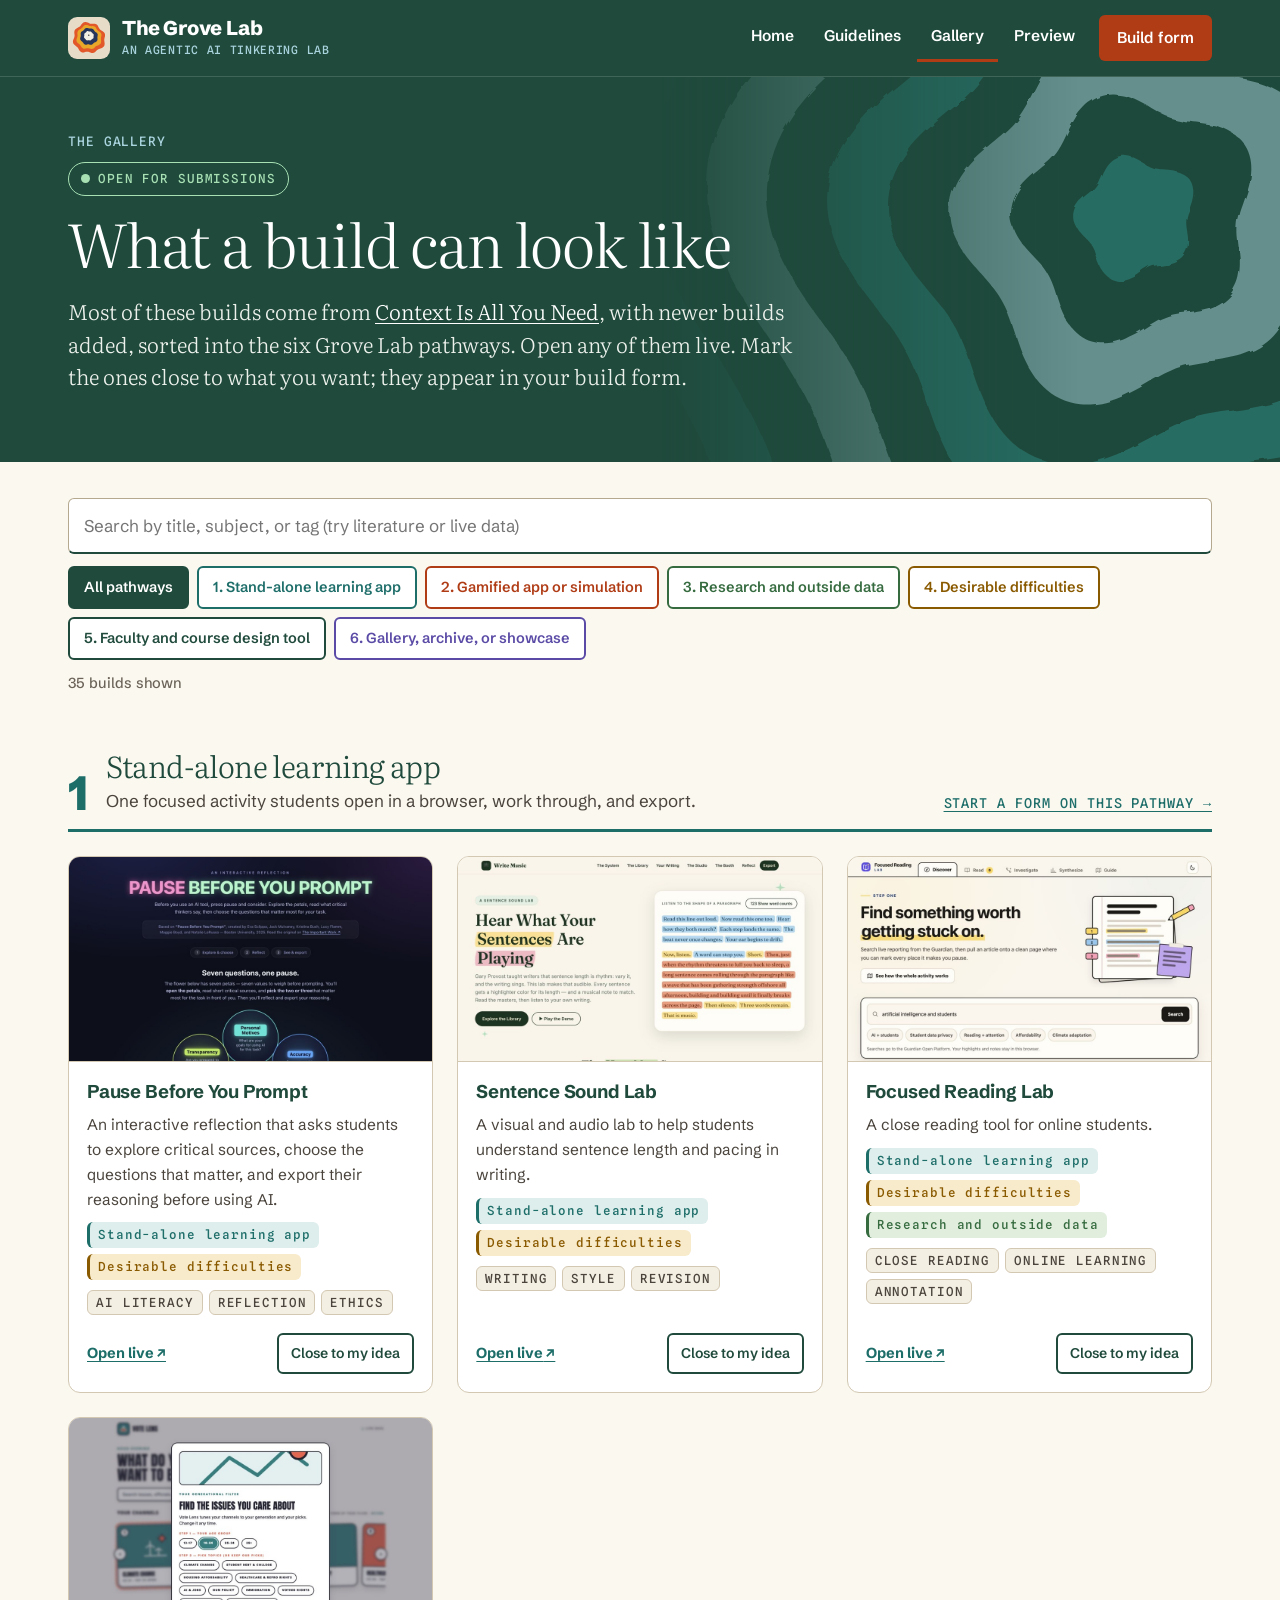
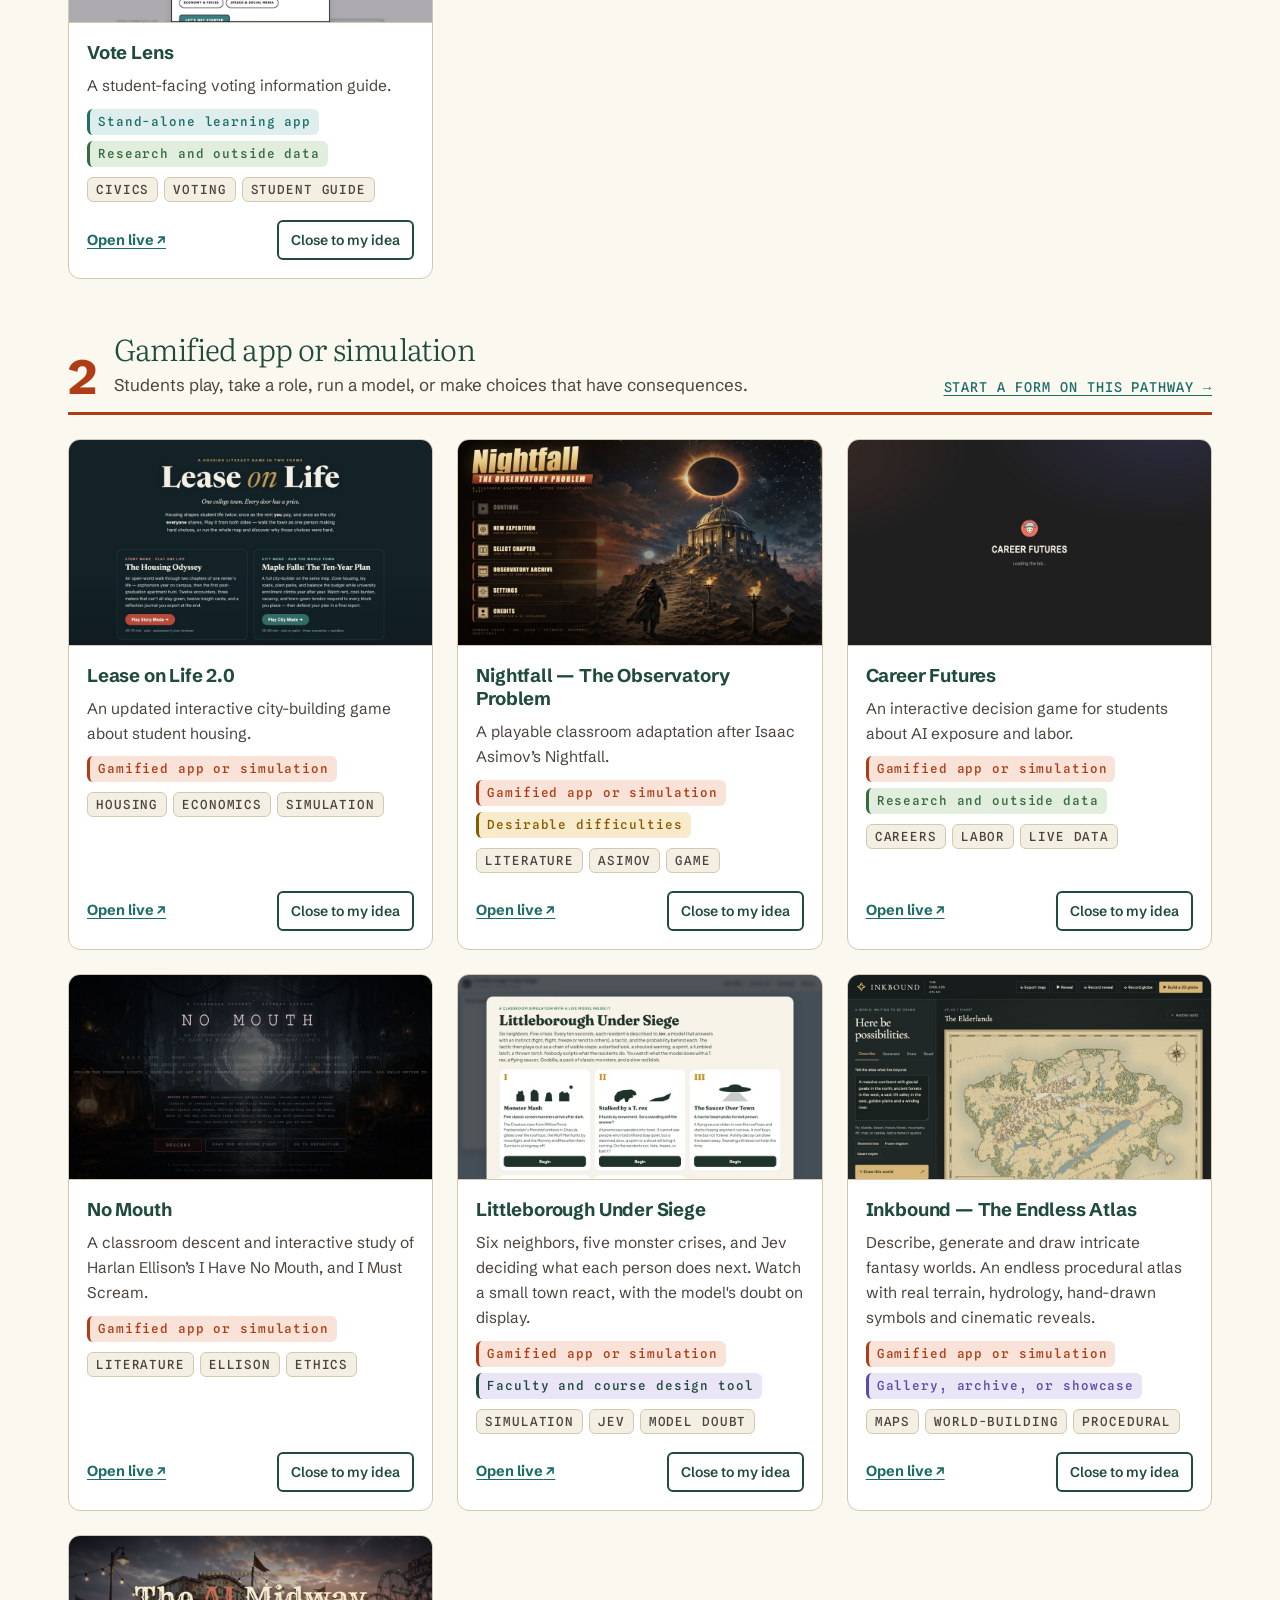
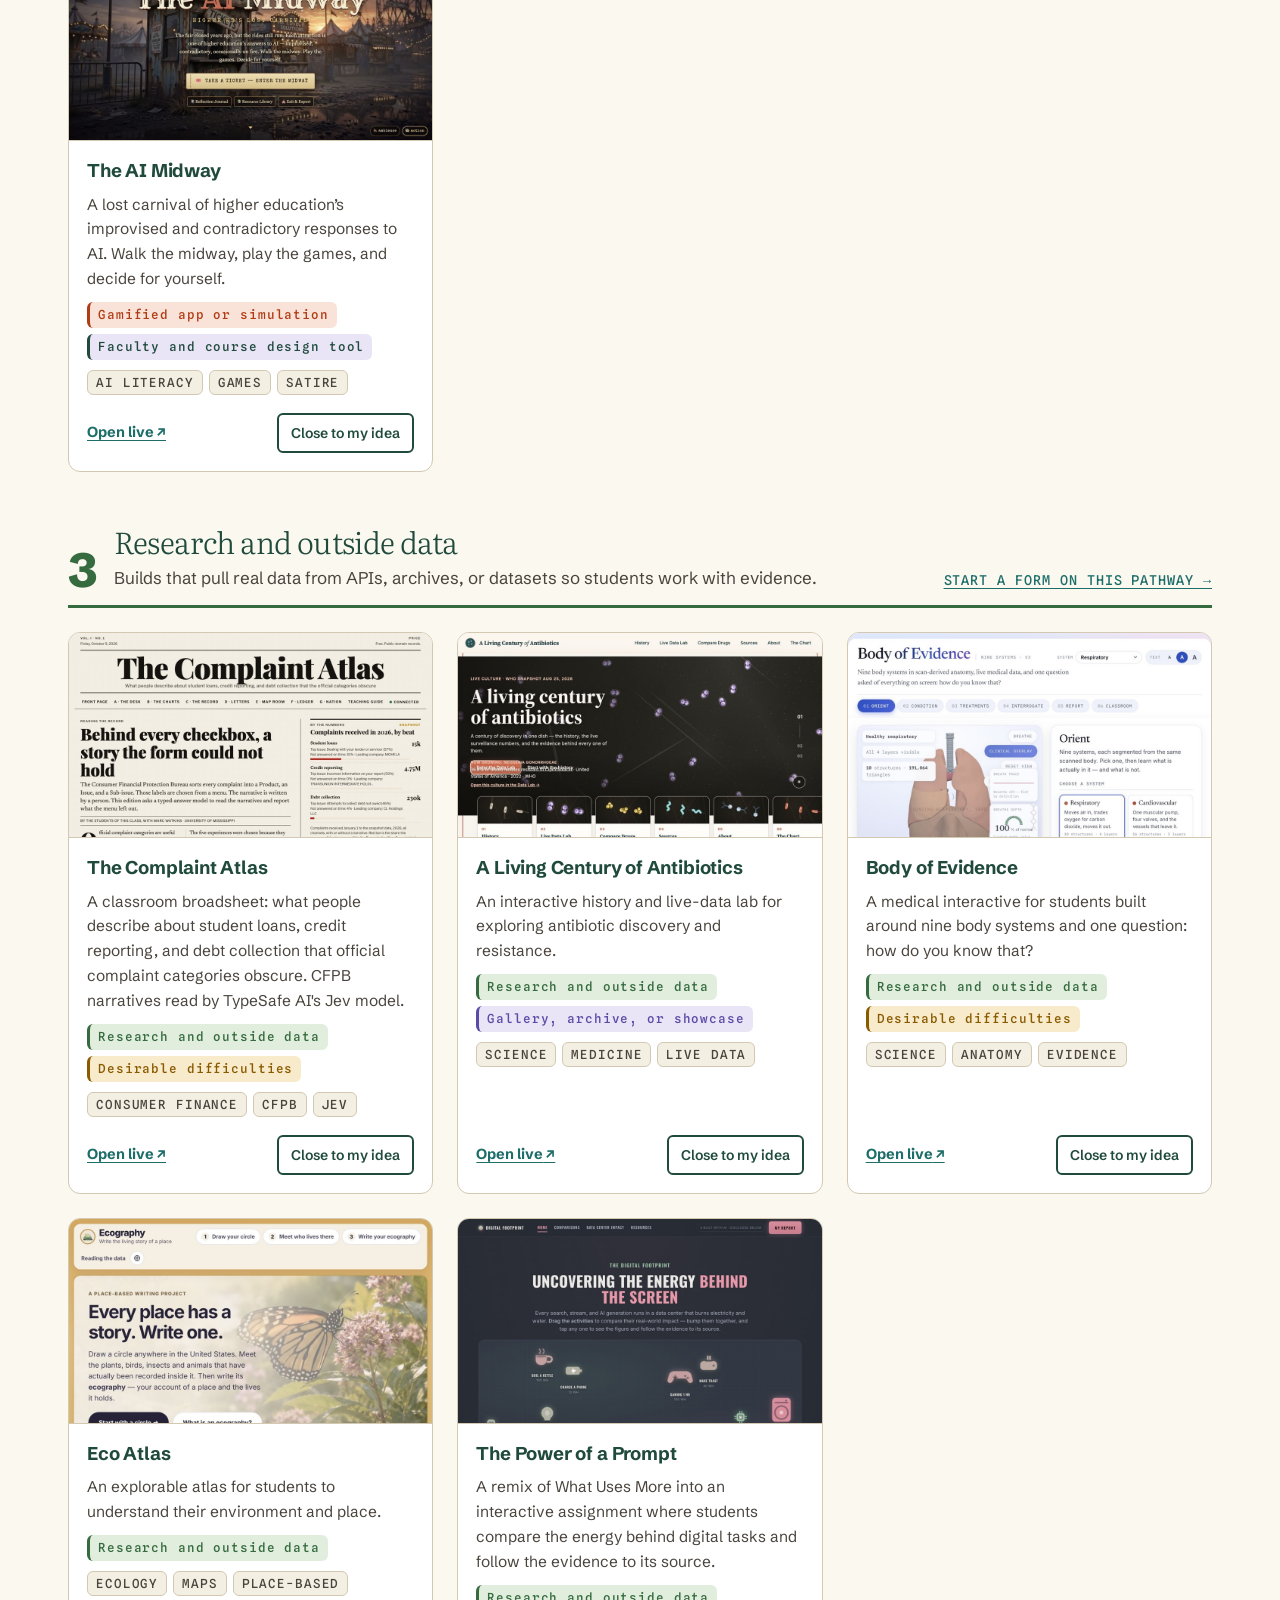
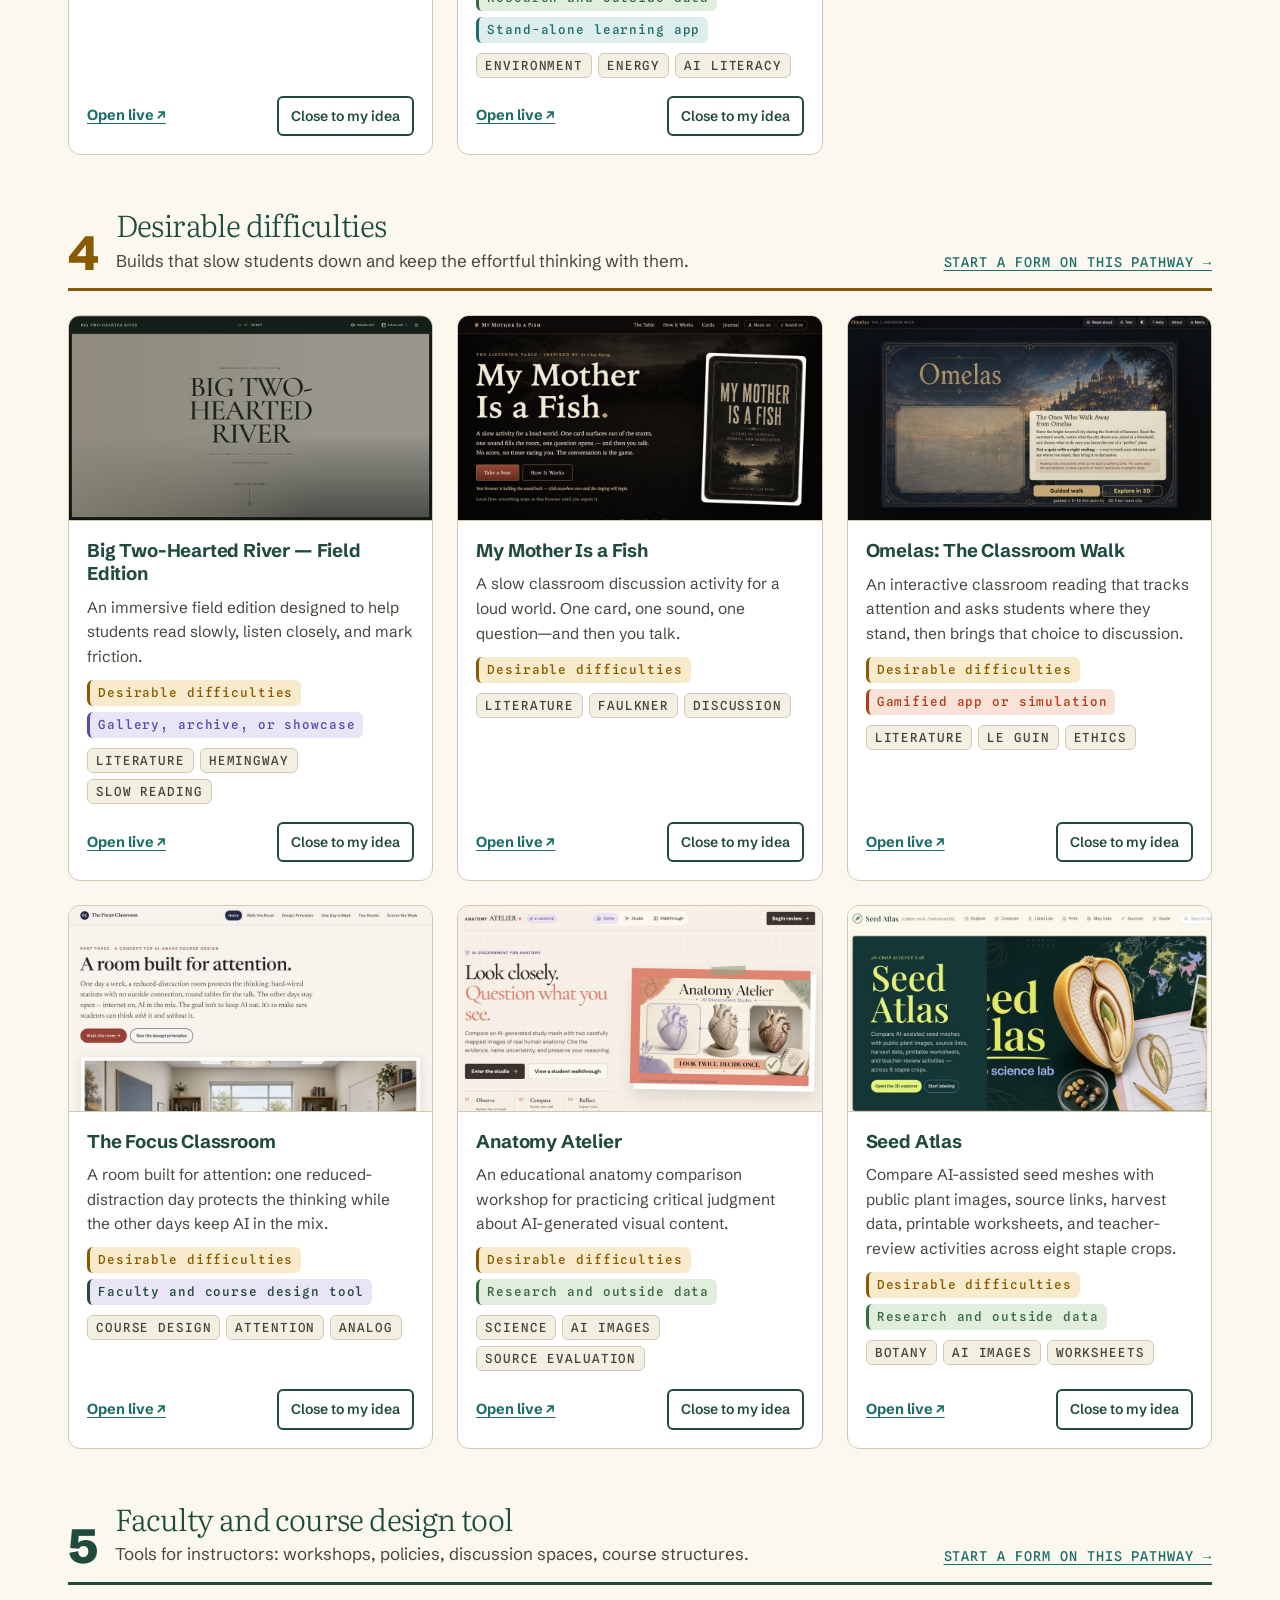
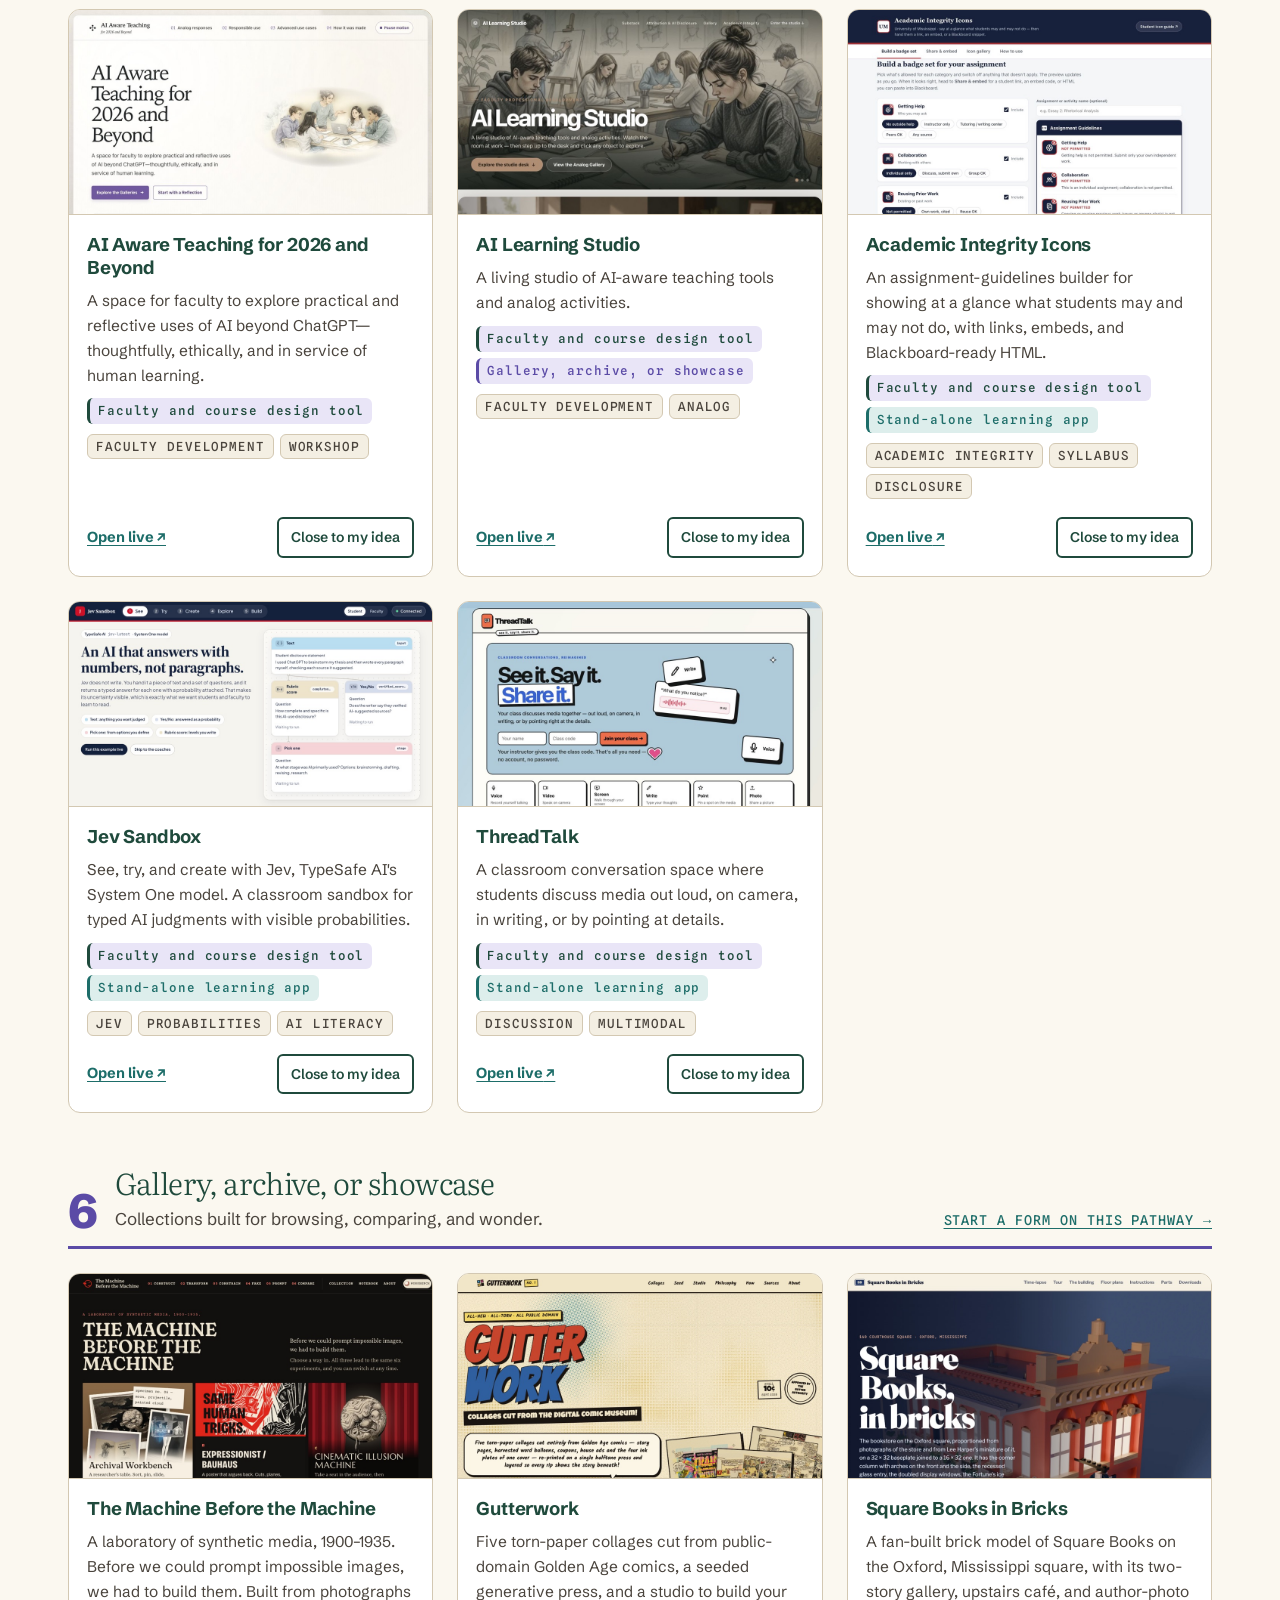
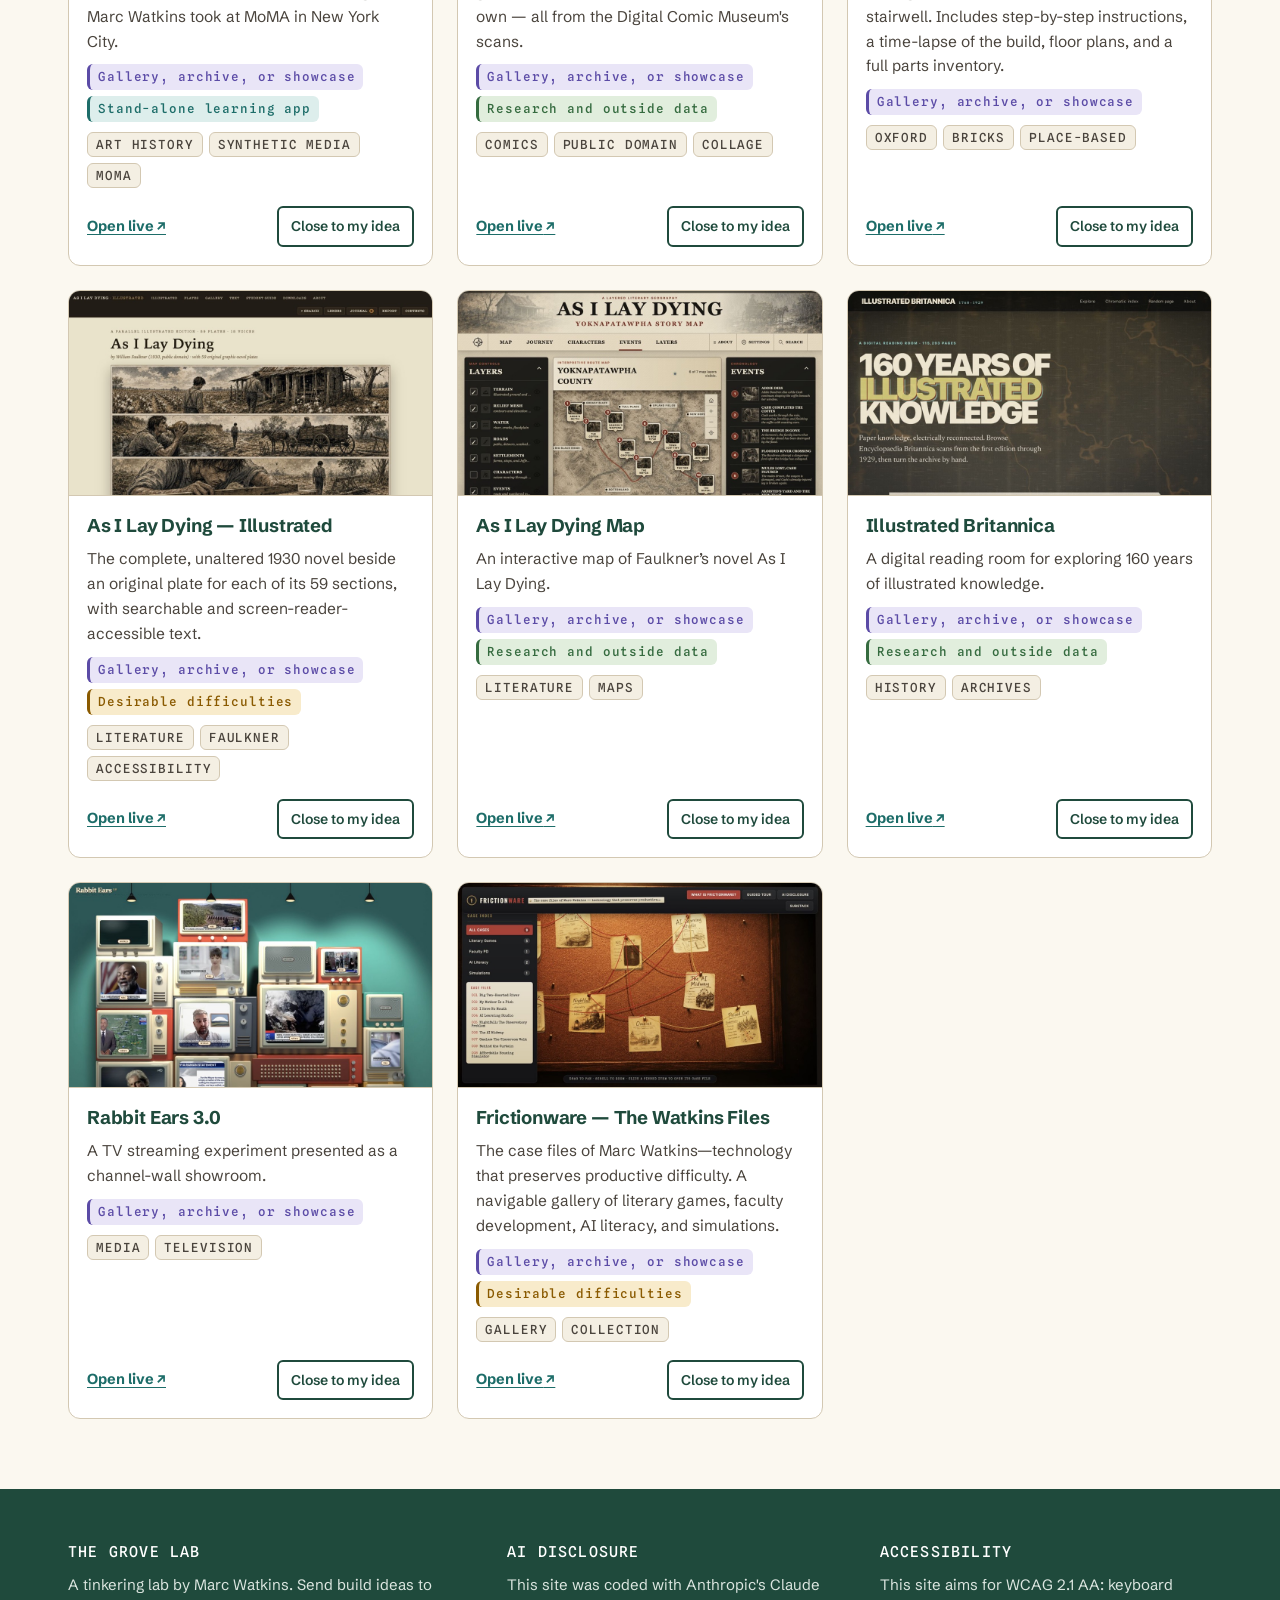
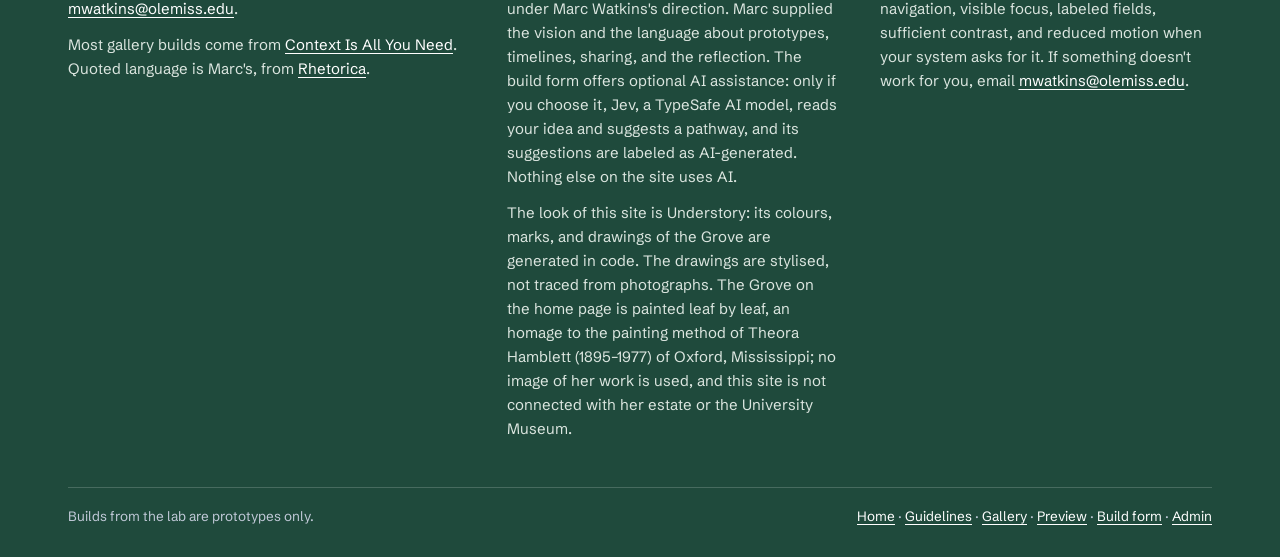
<file: gallery.html>
<!doctype html>
<html lang="en">
<head>
<meta charset="utf-8">
<meta name="viewport" content="width=device-width, initial-scale=1">
<title>Gallery | The Grove Lab</title>
<meta name="description" content="Builds from Context Is All You Need, sorted into the six Grove Lab build pathways.">
<link rel="preconnect" href="https://fonts.googleapis.com">
<link rel="preconnect" href="https://fonts.gstatic.com" crossorigin>
<link href="https://fonts.googleapis.com/css2?family=Literata:opsz,wght@7..72,300..700&family=Schibsted+Grotesk:wght@400..900&family=Spline+Sans+Mono:wght@400;500&display=swap" rel="stylesheet">
<link rel="stylesheet" href="css/grove.css?v=20261112h">
<link rel="icon" href="img/grove-lab-mark.svg" type="image/svg+xml">
<script src="js/status-config.js?v=20261112h"></script>
<script src="js/status.js?v=20261112h"></script>
</head>
<body>
<a class="skip" href="#main">Skip to content</a>
<header class="site-head">
  <div class="wrap">
    <a class="brand" href="index.html" aria-label="The Grove Lab home">
      <img class="mark" src="img/grove-lab-mark.svg" alt="" width="42" height="42">
      <span><b>The Grove Lab</b><small>An agentic AI tinkering lab</small></span>
    </a>
    <nav class="site-nav" aria-label="Main"><a href="index.html">Home</a><a href="guidelines.html">Guidelines</a><a href="gallery.html" aria-current="page">Gallery</a><a href="prototype.html">Preview</a><a href="form.html" class="cta">Build form</a></nav>
  </div>
</header>

<main id="main">
  <section class="hero short">
    <div class="wrap">
      <p class="eyebrow">The gallery</p>
      <p class="hero-pill" data-subs-sign="compact"></p>
      <h1>What a build can look like</h1>
      <p class="lede-serif">Most of these builds come from <a href="https://6a90f8fa674c4e3e5b9c8ab0--contextisallyouneed.netlify.app/" target="_blank" rel="noopener" style="color:#fff">Context Is All You Need</a>, with newer builds added, sorted into the six Grove Lab pathways. Open any of them live. Mark the ones close to what you want; they appear in your build form.</p>
    </div>
  </section>
  <div class="wrap" style="padding-top:36px;padding-bottom:60px">
    <div class="g-tools">
      <label class="sr" for="q">Search builds</label>
      <input id="q" type="search" placeholder="Search by title, subject, or tag (try literature or live data)">
    </div>
    <div class="filters" role="group" aria-label="Filter by pathway" id="filters"></div>
    <p class="g-count" id="count" aria-live="polite"></p>
    <div id="groups"></div>
    <div class="tray" id="tray" hidden>
      <p id="trayText"></p>
      <a class="btn small" href="form.html#s-pathway">Use them in my form</a>
      <button class="btn small ghost" type="button" id="clearFlags">Clear</button>
    </div>
  </div>
</main>
<footer class="site-foot">
  <div class="wrap">
    <div class="foot-grid">
      <div>
        <h2>The Grove Lab</h2>
        <p>A tinkering lab by Marc Watkins. Send build ideas to <a href="mailto:mwatkins@olemiss.edu">mwatkins@olemiss.edu</a>.</p>
        <p>Most gallery builds come from <a href="https://6a90f8fa674c4e3e5b9c8ab0--contextisallyouneed.netlify.app/" target="_blank" rel="noopener">Context Is All You Need</a>. Quoted language is Marc's, from <a href="https://marcwatkins.substack.com/" target="_blank" rel="noopener">Rhetorica</a>.</p>
      </div>
      <div>
        <h2>AI disclosure</h2>
        <p>This site was coded with Anthropic's Claude under Marc Watkins's direction. Marc supplied the vision and the language about prototypes, timelines, sharing, and the reflection. The build form offers optional AI assistance: only if you choose it, Jev, a TypeSafe AI model, reads your idea and suggests a pathway, and its suggestions are labeled as AI-generated. Nothing else on the site uses AI.</p>
        <p>The look of this site is Understory: its colours, marks, and drawings of the Grove are generated in code. The drawings are stylised, not traced from photographs. The Grove on the home page is painted leaf by leaf, an homage to the painting method of Theora Hamblett (1895–1977) of Oxford, Mississippi; no image of her work is used, and this site is not connected with her estate or the University Museum.</p>
      </div>
      <div>
        <h2>Accessibility</h2>
        <p>This site aims for WCAG 2.1 AA: keyboard navigation, visible focus, labeled fields, sufficient contrast, and reduced motion when your system asks for it. If something doesn't work for you, email <a href="mailto:mwatkins@olemiss.edu">mwatkins@olemiss.edu</a>.</p>
      </div>
    </div>
    <div class="foot-base"><span>Builds from the lab are prototypes only.</span><span><a href="index.html">Home</a> · <a href="guidelines.html">Guidelines</a> · <a href="gallery.html">Gallery</a> · <a href="prototype.html">Preview</a> · <a href="form.html">Build form</a> · <a href="admin.html">Admin</a></span></div>
  </div>
</footer>
<div class="toast" id="toast" role="status" aria-live="polite"></div>
<script src="js/data.js?v=20261112h"></script>
<script src="js/gallery.js?v=20261112h"></script>
</body>
</html>
</file>
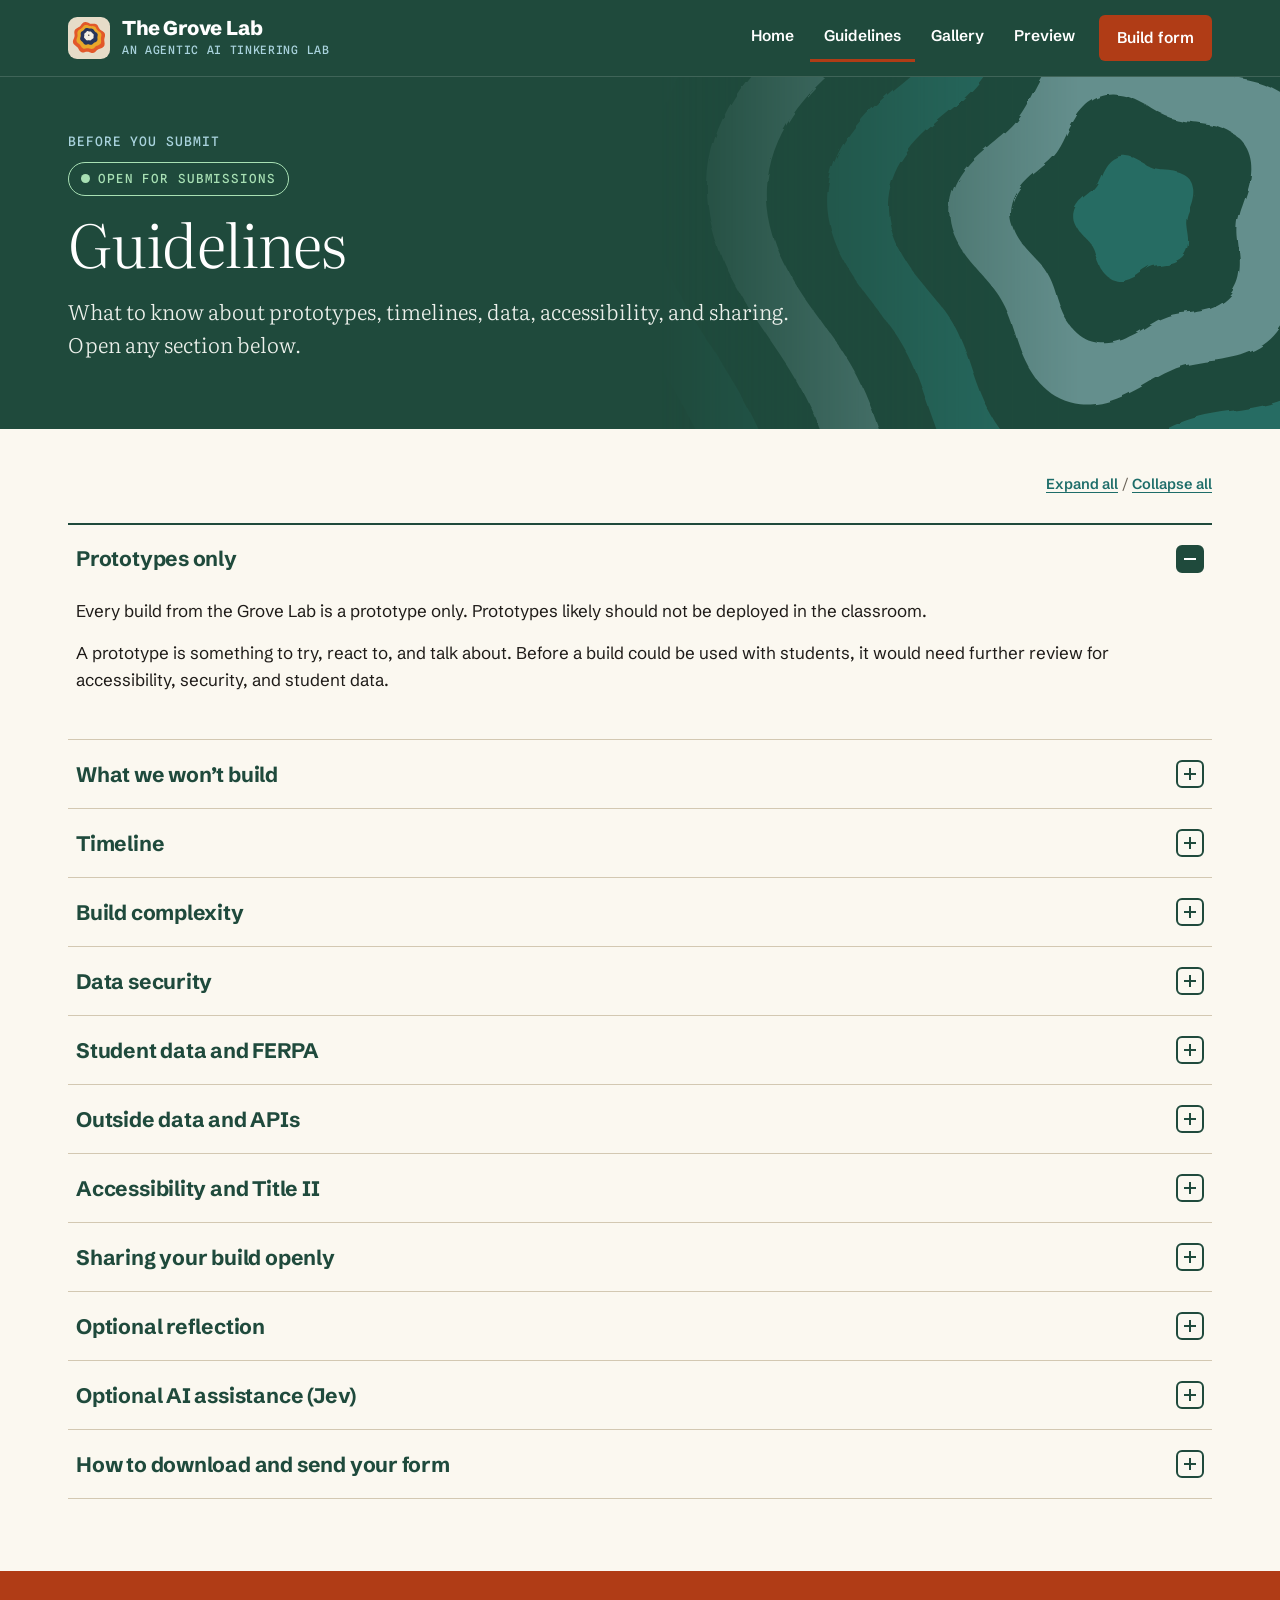
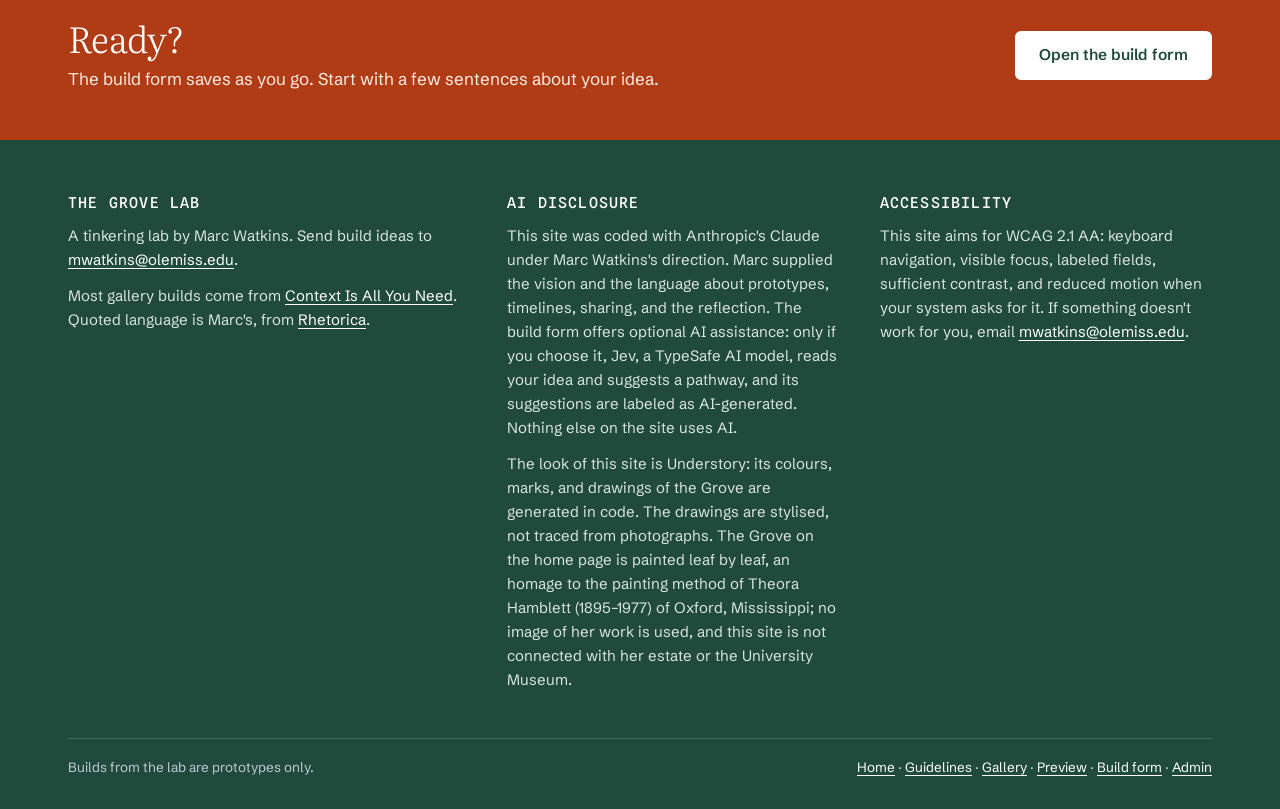
<file: guidelines.html>
<!doctype html>
<html lang="en">
<head>
<meta charset="utf-8">
<meta name="viewport" content="width=device-width, initial-scale=1">
<title>Guidelines | The Grove Lab</title>
<meta name="description" content="What to know before you submit a build idea: prototypes, timelines, complexity, data security, FERPA, APIs, accessibility and Title II, sharing, and the optional reflection.">
<link rel="preconnect" href="https://fonts.googleapis.com">
<link rel="preconnect" href="https://fonts.gstatic.com" crossorigin>
<link href="https://fonts.googleapis.com/css2?family=Literata:opsz,wght@7..72,300..700&family=Schibsted+Grotesk:wght@400..900&family=Spline+Sans+Mono:wght@400;500&display=swap" rel="stylesheet">
<link rel="stylesheet" href="css/grove.css?v=20261112h">
<link rel="icon" href="img/grove-lab-mark.svg" type="image/svg+xml">
<script src="js/status-config.js?v=20261112h"></script>
<script src="js/status.js?v=20261112h"></script>
</head>
<body>
<a class="skip" href="#main">Skip to content</a>
<header class="site-head">
  <div class="wrap">
    <a class="brand" href="index.html" aria-label="The Grove Lab home">
      <img class="mark" src="img/grove-lab-mark.svg" alt="" width="42" height="42">
      <span><b>The Grove Lab</b><small>An agentic AI tinkering lab</small></span>
    </a>
    <nav class="site-nav" aria-label="Main"><a href="index.html">Home</a><a href="guidelines.html" aria-current="page">Guidelines</a><a href="gallery.html">Gallery</a><a href="prototype.html">Preview</a><a href="form.html" class="cta">Build form</a></nav>
  </div>
</header>

<main id="main">
  <section class="hero short">
    <div class="wrap">
      <p class="eyebrow">Before you submit</p>
      <p class="hero-pill" data-subs-sign="compact"></p>
      <h1>Guidelines</h1>
      <p class="lede-serif">What to know about prototypes, timelines, data, accessibility, and sharing. Open any section below.</p>
    </div>
  </section>
  <section class="section" style="padding-top:44px">
    <div class="wrap">
      <p style="text-align:right;margin:0;font-size:14.5px;color:var(--muted)"><button type="button" class="linkbtn" data-all="open">Expand all</button> / <button type="button" class="linkbtn" data-all="close">Collapse all</button></p>
      <div class="accordion">
      <div class="acc-item" id="prototypes">
        <h3 class="acc-h"><button type="button" class="acc-btn" aria-expanded="false" aria-controls="g-prototypes"><span class="acc-title">Prototypes only</span><span class="chev" aria-hidden="true"></span></button></h3>
        <div class="acc-panel" id="g-prototypes" role="region" aria-label="Prototypes only" hidden><p>Every build from the Grove Lab is a prototype only. Prototypes likely should not be deployed in the classroom.</p>
<p>A prototype is something to try, react to, and talk about. Before a build could be used with students, it would need further review for accessibility, security, and student data.</p></div>
      </div>
      <div class="acc-item" id="wont">
        <h3 class="acc-h"><button type="button" class="acc-btn" aria-expanded="false" aria-controls="g-wont"><span class="acc-title">What we won’t build</span><span class="chev" aria-hidden="true"></span></button></h3>
        <div class="acc-panel" id="g-wont" role="region" aria-label="What we won’t build" hidden><p>We’re here to help you explore what’s possible using agentic AI, but there are some areas we won’t support. Anything that involves prediction markets, gambling, deep fakes, setting traps for students in assignments, or automated spam-like bots aren’t something we’re going to build. We also aren’t keen on using AI to automate teaching or student learning; however, if you’d like to build something that helps you improve the learning experience with your students, we’re always game to hear about it.</p></div>
      </div>
      <div class="acc-item" id="timeline">
        <h3 class="acc-h"><button type="button" class="acc-btn" aria-expanded="false" aria-controls="g-timeline"><span class="acc-title">Timeline</span><span class="chev" aria-hidden="true"></span></button></h3>
        <div class="acc-panel" id="g-timeline" role="region" aria-label="Timeline" hidden><p>Most builds will require some time and may take a week or more based on resources, capacity, and complexity. AIG may also not have the ability to meet all of your requests.</p>
<p>Builds that use outside data, run a detailed simulation, or have several connected parts take longer. If you have a date in mind, the form asks for it and how firm it is.</p></div>
      </div>
      <div class="acc-item" id="complexity">
        <h3 class="acc-h"><button type="button" class="acc-btn" aria-expanded="false" aria-controls="g-complexity"><span class="acc-title">Build complexity</span><span class="chev" aria-hidden="true"></span></button></h3>
        <div class="acc-panel" id="g-complexity" role="region" aria-label="Build complexity" hidden><p>The form asks for your best guess. If you choose optional AI assistance, Jev offers a second read from the idea you type. Four rough levels:</p>
<ul><li><b>Simple:</b> one page, no outside data.</li><li><b>Moderate:</b> several screens, saved progress, and an export.</li><li><b>Involved:</b> live outside data or a detailed simulation.</li><li><b>Complex:</b> accounts, servers, live AI, or student records. These need a conversation before building.</li></ul></div>
      </div>
      <div class="acc-item" id="security">
        <h3 class="acc-h"><button type="button" class="acc-btn" aria-expanded="false" aria-controls="g-security"><span class="acc-title">Data security</span><span class="chev" aria-hidden="true"></span></button></h3>
        <div class="acc-panel" id="g-security" role="region" aria-label="Data security" hidden><p>Prototypes are built to run in the browser with nothing sent anywhere. Work saves to the visitor's own device, and they download it themselves.</p>
<p>If your idea needs logins, accounts, a database, or file uploads, say so in the form. Each of these raises data-security questions and usually moves a build past the prototype stage, so we'll talk about it before building.</p></div>
      </div>
      <div class="acc-item" id="ferpa">
        <h3 class="acc-h"><button type="button" class="acc-btn" aria-expanded="false" aria-controls="g-ferpa"><span class="acc-title">Student data and FERPA</span><span class="chev" aria-hidden="true"></span></button></h3>
        <div class="acc-panel" id="g-ferpa" role="region" aria-label="Student data and FERPA" hidden><p>FERPA protects student education records. Prototypes from the lab should not collect, store, or send anything that identifies a student: names, ID numbers, emails, grades, or student work tied to a person.</p>
<p>By default, a build saves work only in the student's own browser and lets the student download it. If students need to hand something in, they upload their downloaded file to Blackboard themselves.</p>
<p>Please don't include student names, grades, or work in your submission or its attachments.</p></div>
      </div>
      <div class="acc-item" id="apis">
        <h3 class="acc-h"><button type="button" class="acc-btn" aria-expanded="false" aria-controls="g-apis"><span class="acc-title">Outside data and APIs</span><span class="chev" aria-hidden="true"></span></button></h3>
        <div class="acc-panel" id="g-apis" role="region" aria-label="Outside data and APIs" hidden><p>Builds can pull public data from APIs, archives, and datasets so students work with real evidence. Some sources need keys, have rate limits, or carry license and terms-of-use conditions. Keys are never placed in the page itself.</p>
<p>The form asks which sources you have in mind, whether live data or a saved snapshot is better, and what the build should show about its evidence.</p>
<p>The form also asks whether the app itself should use an AI model while people use it. Live AI inside an app adds cost, keys, and data questions. Most gallery builds use no AI at all.</p></div>
      </div>
      <div class="acc-item" id="access">
        <h3 class="acc-h"><button type="button" class="acc-btn" aria-expanded="false" aria-controls="g-access"><span class="acc-title">Accessibility and Title II</span><span class="chev" aria-hidden="true"></span></button></h3>
        <div class="acc-panel" id="g-access" role="region" aria-label="Accessibility and Title II" hidden><p>The ADA Title II rule for web content names WCAG 2.1 AA as the standard for public universities.</p>
<p>Prototypes aim for it: keyboard access, screen-reader labels, color contrast, captions and transcripts, reduced motion, and layouts that work on phones. A prototype has not been formally audited. If you plan to use a build with students, it needs review first.</p>
<p>The form asks about accessibility needs you already know about, and whether your build will include audio or video.</p></div>
      </div>
      <div class="acc-item" id="share">
        <h3 class="acc-h"><button type="button" class="acc-btn" aria-expanded="false" aria-controls="g-share"><span class="acc-title">Sharing your build openly</span><span class="chev" aria-hidden="true"></span></button></h3>
        <div class="acc-panel" id="g-share" role="region" aria-label="Sharing your build openly" hidden><p>I'd like to invite you to share your build openly during a forthcoming AI Institute or a meeting of the AI taskforce.</p>
<p>You decide in the form: present it yourself, let AIG show it, decide later, or keep it private. You can also say whether the prototype may appear in a public gallery with credit to you.</p></div>
      </div>
      <div class="acc-item" id="reflection">
        <h3 class="acc-h"><button type="button" class="acc-btn" aria-expanded="false" aria-controls="g-reflection"><span class="acc-title">Optional reflection</span><span class="chev" aria-hidden="true"></span></button></h3>
        <div class="acc-panel" id="g-reflection" role="region" aria-label="Optional reflection" hidden><p>You can opt in to complete an optional reflection about the implications and possibilities agentic AI might have for your teaching and research.</p>
<p>It is open ended. You can write it in the form or after you've tried your prototype, and you choose whether it is public with your name, public without your name, or private.</p></div>
      </div>
      <div class="acc-item" id="jev">
        <h3 class="acc-h"><button type="button" class="acc-btn" aria-expanded="false" aria-controls="g-jev"><span class="acc-title">Optional AI assistance (Jev)</span><span class="chev" aria-hidden="true"></span></button></h3>
        <div class="acc-panel" id="g-jev" role="region" aria-label="Optional AI assistance (Jev)" hidden><p>The first step of the build form offers optional AI assistance. You decide whether to use it. Your request is handled the same either way, and AIG reads every form in full.</p>
<h3>What happens if you choose it</h3>
<p>The text in the "Here's my idea" box, and only that text, is sent to Jev, a small AI model from TypeSafe AI, through a proxy that keeps the API key private. Jev returns probabilities, not verdicts: which pathway fits, where the idea sits on a readiness rubric (purpose, audience, complexity), and whether it seems to involve student data, outside data, or AI running inside the app. The form shows how sure Jev is about each. Everything Jev produces is labeled as AI-generated on the page and in your download, and you can remove it at any time.</p>
<h3>AI assistance may help if</h3>
<ul><li>you aren't sure which pathway fits your idea</li><li>your idea mixes several kinds of builds</li><li>you'd like a quick check of what's still unclear before you fill out the form</li><li>you're curious to see how a small AI model reads a request</li></ul>
<h3>You may want to skip it if</h3>
<ul><li>you already know which pathway fits</li><li>your idea includes anything you'd rather not send to an outside AI service</li><li>you'd rather think through the pathways yourself first</li><li>you or your department avoid AI tools for this kind of work</li></ul>
<p>If you skip it, nothing is sent anywhere, and you choose your pathway using the descriptions and gallery examples. Jev does not decide whether or how your idea gets built, and it can be wrong.</p></div>
      </div>
      <div class="acc-item" id="send">
        <h3 class="acc-h"><button type="button" class="acc-btn" aria-expanded="false" aria-controls="g-send"><span class="acc-title">How to download and send your form</span><span class="chev" aria-hidden="true"></span></button></h3>
        <div class="acc-panel" id="g-send" role="region" aria-label="How to download and send your form" hidden><ol><li>Fill out the <a href="form.html">build form</a>. It saves in your browser as you type. Nothing is sent until you email it.</li>
<li>In the last section, choose <b>Download for Word (.doc)</b> or <b>Download as a web page (.html)</b>. Either works.</li>
<li>Write an email to <a href="mailto:mwatkins@olemiss.edu">mwatkins@olemiss.edu</a> with the subject line "Grove Lab build idea: [your working title]".</li>
<li>Attach the downloaded file, plus any readings, images, data, or rubrics you mentioned.</li>
<li>Send it. AIG will reply to talk through the build.</li></ol>
<p>Prefer paper or Word? The last section of the form also has a blank form you can download, fill in, and attach the same way.</p></div>
      </div>
      </div>
    </div>
  </section>
  <section class="cta-band">
    <div class="wrap">
      <div><h2>Ready?</h2><p>The build form saves as you go. Start with a few sentences about your idea.</p></div>
      <a class="btn" href="form.html" data-submit>Open the build form</a>
    </div>
  </section>
</main>
<footer class="site-foot">
  <div class="wrap">
    <div class="foot-grid">
      <div>
        <h2>The Grove Lab</h2>
        <p>A tinkering lab by Marc Watkins. Send build ideas to <a href="mailto:mwatkins@olemiss.edu">mwatkins@olemiss.edu</a>.</p>
        <p>Most gallery builds come from <a href="https://6a90f8fa674c4e3e5b9c8ab0--contextisallyouneed.netlify.app/" target="_blank" rel="noopener">Context Is All You Need</a>. Quoted language is Marc's, from <a href="https://marcwatkins.substack.com/" target="_blank" rel="noopener">Rhetorica</a>.</p>
      </div>
      <div>
        <h2>AI disclosure</h2>
        <p>This site was coded with Anthropic's Claude under Marc Watkins's direction. Marc supplied the vision and the language about prototypes, timelines, sharing, and the reflection. The build form offers optional AI assistance: only if you choose it, Jev, a TypeSafe AI model, reads your idea and suggests a pathway, and its suggestions are labeled as AI-generated. Nothing else on the site uses AI.</p>
        <p>The look of this site is Understory: its colours, marks, and drawings of the Grove are generated in code. The drawings are stylised, not traced from photographs. The Grove on the home page is painted leaf by leaf, an homage to the painting method of Theora Hamblett (1895–1977) of Oxford, Mississippi; no image of her work is used, and this site is not connected with her estate or the University Museum.</p>
      </div>
      <div>
        <h2>Accessibility</h2>
        <p>This site aims for WCAG 2.1 AA: keyboard navigation, visible focus, labeled fields, sufficient contrast, and reduced motion when your system asks for it. If something doesn't work for you, email <a href="mailto:mwatkins@olemiss.edu">mwatkins@olemiss.edu</a>.</p>
      </div>
    </div>
    <div class="foot-base"><span>Builds from the lab are prototypes only.</span><span><a href="index.html">Home</a> · <a href="guidelines.html">Guidelines</a> · <a href="gallery.html">Gallery</a> · <a href="prototype.html">Preview</a> · <a href="form.html">Build form</a> · <a href="admin.html">Admin</a></span></div>
  </div>
</footer>

<script>
(() => {
  const set = (item, open) => { const b = item.querySelector(".acc-btn"); b.setAttribute("aria-expanded", open); item.querySelector(".acc-panel").hidden = !open; };
  document.addEventListener("click", e => {
    const b = e.target.closest(".acc-btn"); if (b) { const it = b.closest(".acc-item"); set(it, b.getAttribute("aria-expanded") !== "true"); history.replaceState(null, "", "#" + it.id); return; }
    const a = e.target.closest("[data-all]"); if (a) document.querySelectorAll(".acc-item").forEach(it => set(it, a.dataset.all === "open"));
  });
  const open = () => { const it = location.hash && document.getElementById(location.hash.slice(1)); if (it && it.classList.contains("acc-item")) { set(it, true); it.scrollIntoView(); } };
  window.addEventListener("hashchange", open); open();
  if (!location.hash) set(document.querySelector(".acc-item"), true);
})();
</script>
</body>
</html>
</file>
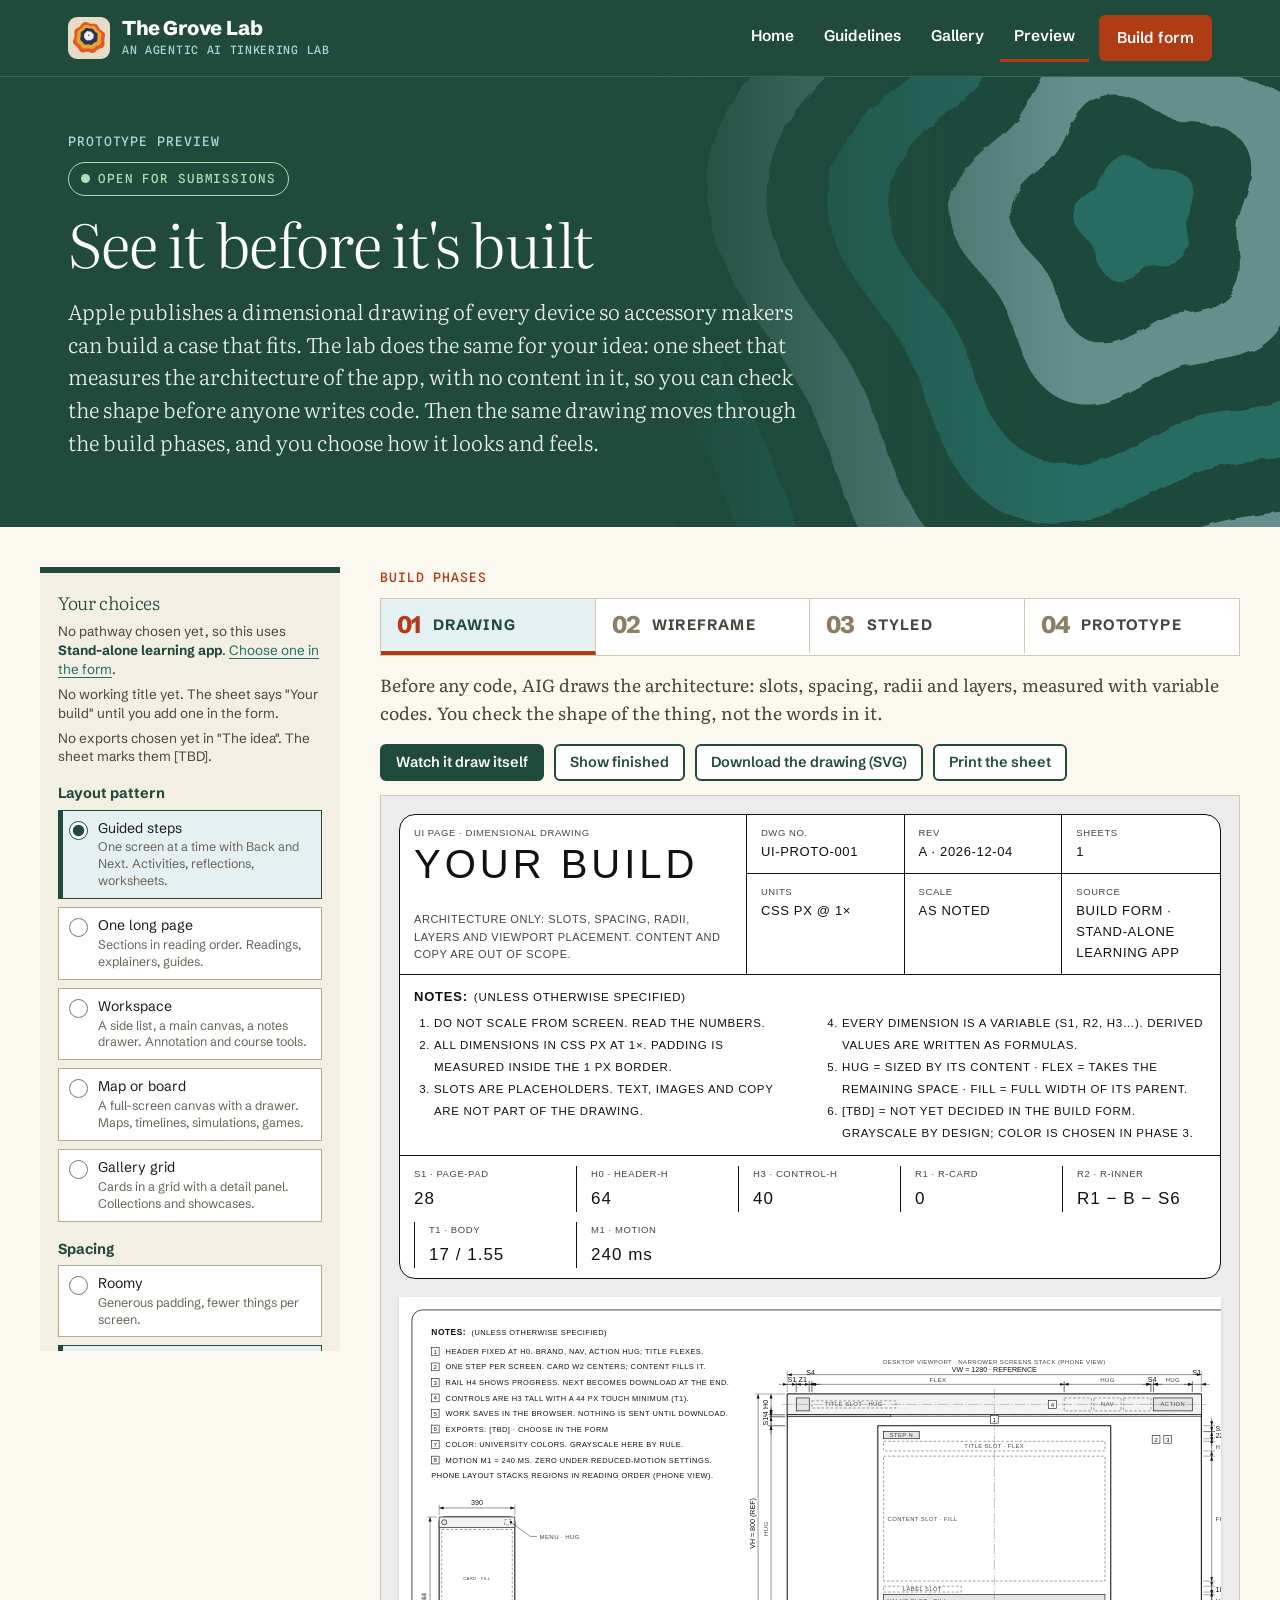
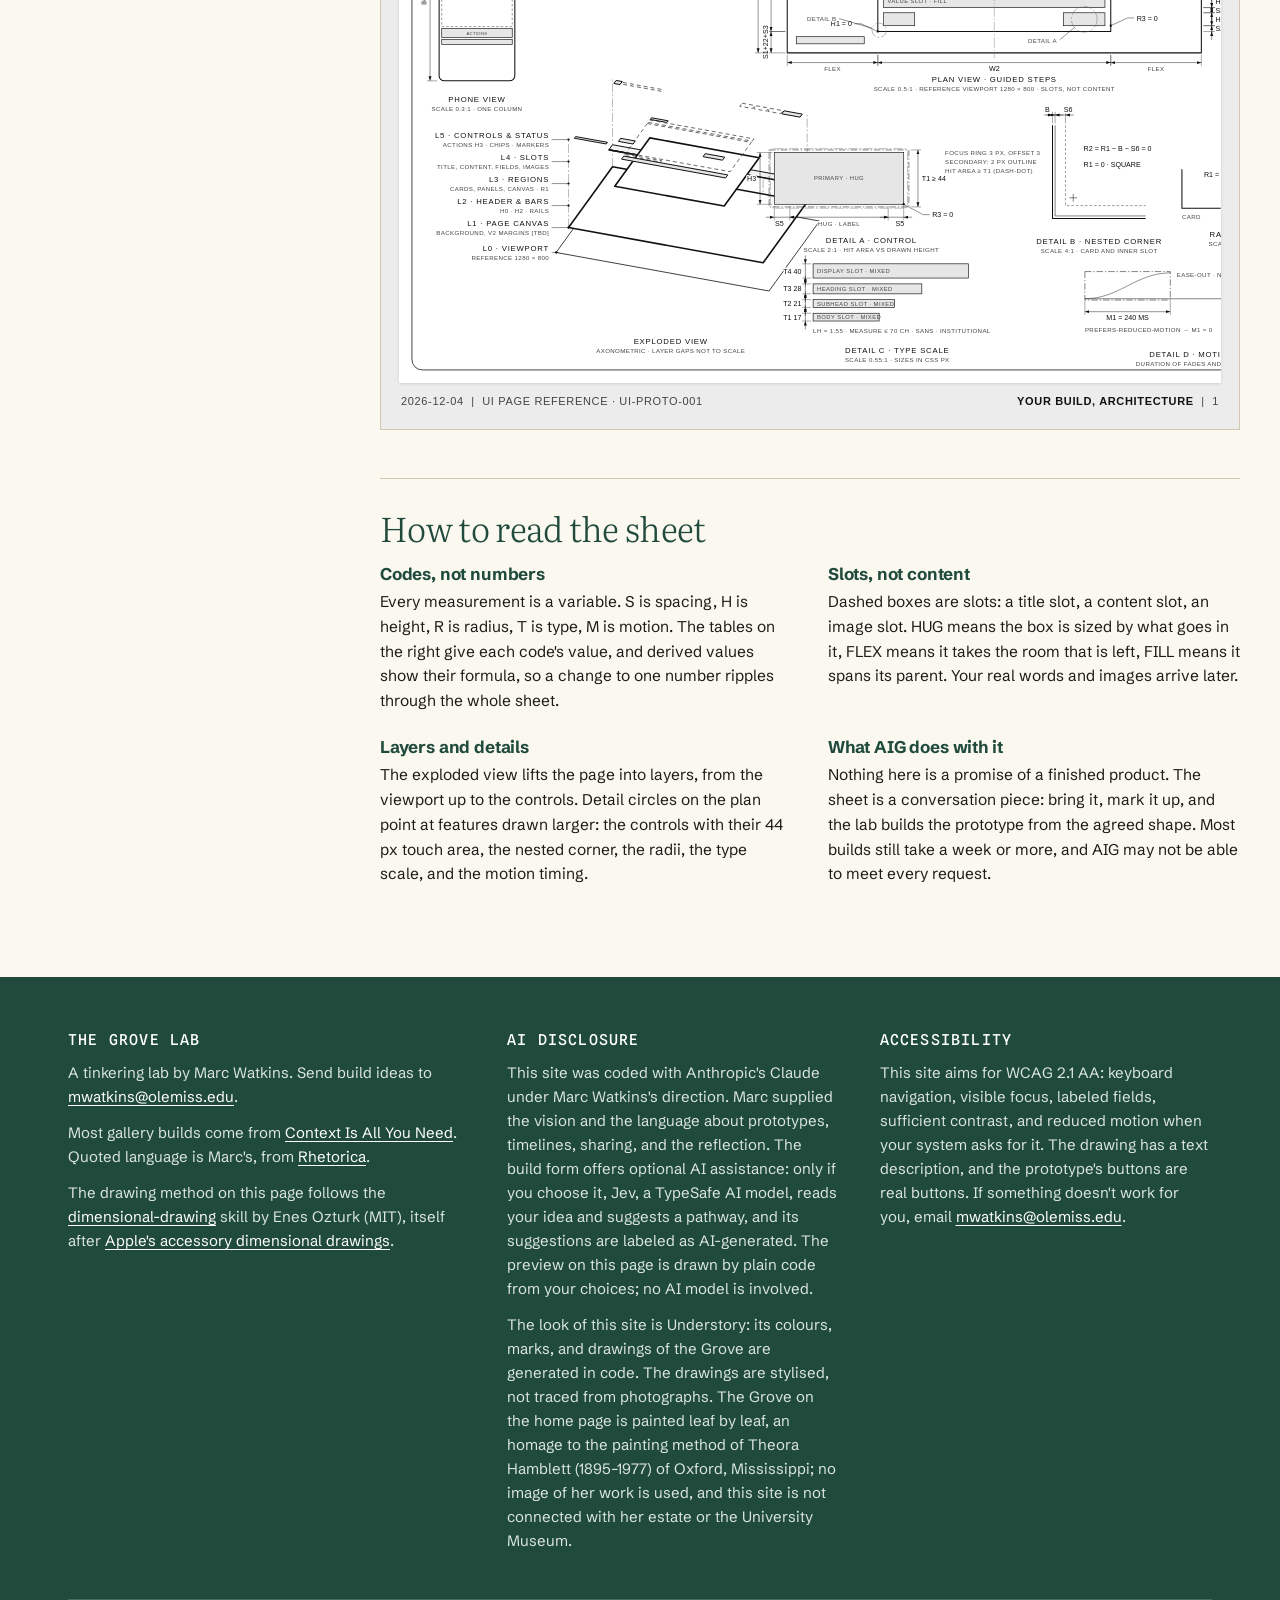
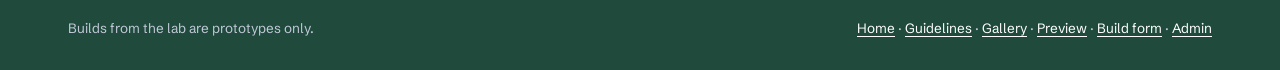
<file: prototype.html>
<!doctype html>
<html lang="en" data-page="prototype">
<head>
<meta charset="utf-8">
<meta name="viewport" content="width=device-width, initial-scale=1">
<title>Prototype Preview | The Grove Lab</title>
<meta name="description" content="See how your build idea might render at each phase: a dimensional drawing of its architecture, a wireframe, a styled mock, and a clickable prototype. Choose the layout, spacing, corners, type, colors, and motion; your choices save into the build form.">
<link rel="preconnect" href="https://fonts.googleapis.com">
<link rel="preconnect" href="https://fonts.gstatic.com" crossorigin>
<link href="https://fonts.googleapis.com/css2?family=Literata:opsz,wght@7..72,300..700&family=Schibsted+Grotesk:wght@400..900&family=Spline+Sans+Mono:wght@400;500&display=swap" rel="stylesheet">
<link rel="stylesheet" href="css/grove.css?v=20261112h">
<link rel="icon" href="img/grove-lab-mark.svg" type="image/svg+xml">
<script src="js/status-config.js?v=20261112h"></script>
<script src="js/status.js?v=20261112h"></script>
</head>
<body>
<a class="skip" href="#main">Skip to content</a>
<header class="site-head">
  <div class="wrap">
    <a class="brand" href="index.html" aria-label="The Grove Lab home">
      <img class="mark" src="img/grove-lab-mark.svg" alt="" width="42" height="42">
      <span><b>The Grove Lab</b><small>An agentic AI tinkering lab</small></span>
    </a>
    <nav class="site-nav" aria-label="Main"><a href="index.html">Home</a><a href="guidelines.html">Guidelines</a><a href="gallery.html">Gallery</a><a href="prototype.html" aria-current="page">Preview</a><a href="form.html" class="cta">Build form</a></nav>
  </div>
</header>

<section class="hero short">
  <div class="wrap">
    <p class="eyebrow">Prototype preview</p>
    <p class="hero-pill" data-subs-sign="compact"></p>
    <h1>See it before it's built</h1>
    <p class="lede-serif">Apple publishes a dimensional drawing of every device so accessory makers can build a case that fits. The lab does the same for your idea: one sheet that measures the architecture of the app, with no content in it, so you can check the shape before anyone writes code. Then the same drawing moves through the build phases, and you choose how it looks and feels.</p>
  </div>
</section>

<main id="main">
<div class="wrap pv-layout">
  <aside class="pv-side" aria-label="Your choices">
    <h2>Your choices</h2>
    <p class="pv-note" id="pathNote"></p>
    <p class="pv-note" id="titleNote"></p>
    <p class="pv-note" id="exportNote"></p>
    <form id="choices" onsubmit="return false"></form>
    <p class="saved" id="savedNote">These save into your build form (section "Look and feel") and appear in every download.</p>
    <p><a class="btn small ghost" href="form.html#s-look">Open the form at Look and feel</a></p>
  </aside>

  <div class="pv-main">
    <div class="pv-phases">
      <p class="eyebrow">Build phases</p>
      <div class="phase-tabs" role="tablist" aria-label="Build phases" id="phaseTabs"></div>
      <p class="phase-desc" id="phaseDesc"></p>
    </div>

    <section id="sheetWrap" aria-labelledby="tab-draw" class="sheet-area">
      <div class="sheet-tools">
        <button type="button" class="btn small" id="playFilm">Watch it draw itself</button>
        <button type="button" class="btn small ghost" id="resetFilm">Show finished</button>
        <button type="button" class="btn small ghost" id="dlSvg">Download the drawing (SVG)</button>
        <button type="button" class="btn small ghost" id="printSheet">Print the sheet</button>
      </div>
      <div class="dw">
        <header class="tb">
          <div class="big">
            <div><div class="lbl">UI page · dimensional drawing</div><h1 id="tbTitle">Your build</h1></div>
            <div class="v scope">Architecture only: slots, spacing, radii, layers and viewport placement. Content and copy are out of scope.</div>
          </div>
          <div><div class="lbl">Dwg no.</div><div class="v">UI-PROTO-001</div></div>
          <div><div class="lbl">Rev</div><div class="v" id="tbRev"></div></div>
          <div><div class="lbl">Sheets</div><div class="v">1</div></div>
          <div><div class="lbl">Units</div><div class="v">CSS px @ 1×</div></div>
          <div><div class="lbl">Scale</div><div class="v">As noted</div></div>
          <div><div class="lbl">Source</div><div class="v" id="tbSource"></div></div>
          <div class="notes">
            <div><span class="nh">NOTES:<span>(UNLESS OTHERWISE SPECIFIED)</span></span><ol>
              <li>Do not scale from screen. Read the numbers.</li>
              <li>All dimensions in CSS px at 1×. Padding is measured inside the 1 px border.</li>
              <li>Slots are placeholders. Text, images and copy are not part of the drawing.</li></ol></div>
            <div><span class="nh" aria-hidden="true">&nbsp;</span><ol start="4">
              <li>Every dimension is a variable (S1, R2, H3…). Derived values are written as formulas.</li>
              <li>HUG = sized by its content · FLEX = takes the remaining space · FILL = full width of its parent.</li>
              <li>[TBD] = not yet decided in the build form. Grayscale by design; color is chosen in phase 3.</li></ol></div>
          </div>
          <div class="figs" id="tbFigs"></div>
        </header>
        <div class="scroll"><svg id="sheet" viewBox="0 0 1700 1060" role="img" aria-label="Dimensional drawing"></svg></div>
        <div class="foot" id="sheetFoot"></div>
      </div>
    </section>

    <section id="mockWrap" class="mock-area" hidden>
      <div class="sheet-tools"><p class="mock-hint" id="mockHint"></p><button type="button" class="btn small ghost" id="resetProto">Start over</button></div>
      <div class="mock" id="mock">
        <div class="mock-chrome" aria-hidden="true"><i></i><i></i><i></i><span>localhost · prototype · nothing leaves this page</span></div>
        <div class="mock-frame" id="mockFrame"><div class="mock-page" id="mockPage"></div></div>
      </div>
    </section>

    <section class="pv-how" aria-labelledby="how-h">
      <h2 id="how-h">How to read the sheet</h2>
      <div class="pv-cols">
        <div><h3>Codes, not numbers</h3><p>Every measurement is a variable. S is spacing, H is height, R is radius, T is type, M is motion. The tables on the right give each code's value, and derived values show their formula, so a change to one number ripples through the whole sheet.</p></div>
        <div><h3>Slots, not content</h3><p>Dashed boxes are slots: a title slot, a content slot, an image slot. HUG means the box is sized by what goes in it, FLEX means it takes the room that is left, FILL means it spans its parent. Your real words and images arrive later.</p></div>
        <div><h3>Layers and details</h3><p>The exploded view lifts the page into layers, from the viewport up to the controls. Detail circles on the plan point at features drawn larger: the controls with their 44 px touch area, the nested corner, the radii, the type scale, and the motion timing.</p></div>
        <div><h3>What AIG does with it</h3><p>Nothing here is a promise of a finished product. The sheet is a conversation piece: bring it, mark it up, and the lab builds the prototype from the agreed shape. Most builds still take a week or more, and AIG may not be able to meet every request.</p></div>
      </div>
    </section>
  </div>
</div>
</main>

<div class="toast" id="toast" role="status" aria-live="polite"></div>
<footer class="site-foot">
  <div class="wrap">
    <div class="foot-grid">
      <div>
        <h2>The Grove Lab</h2>
        <p>A tinkering lab by Marc Watkins. Send build ideas to <a href="mailto:mwatkins@olemiss.edu">mwatkins@olemiss.edu</a>.</p>
        <p>Most gallery builds come from <a href="https://6a90f8fa674c4e3e5b9c8ab0--contextisallyouneed.netlify.app/" target="_blank" rel="noopener">Context Is All You Need</a>. Quoted language is Marc's, from <a href="https://marcwatkins.substack.com/" target="_blank" rel="noopener">Rhetorica</a>.</p>
        <p>The drawing method on this page follows the <a href="https://github.com/enesozturk/dimensional-drawing" target="_blank" rel="noopener">dimensional-drawing</a> skill by Enes Ozturk (MIT), itself after <a href="https://developer.apple.com/accessories/dimensional-drawings/" target="_blank" rel="noopener">Apple's accessory dimensional drawings</a>.</p>
      </div>
      <div>
        <h2>AI disclosure</h2>
        <p>This site was coded with Anthropic's Claude under Marc Watkins's direction. Marc supplied the vision and the language about prototypes, timelines, sharing, and the reflection. The build form offers optional AI assistance: only if you choose it, Jev, a TypeSafe AI model, reads your idea and suggests a pathway, and its suggestions are labeled as AI-generated. The preview on this page is drawn by plain code from your choices; no AI model is involved.</p>
        <p>The look of this site is Understory: its colours, marks, and drawings of the Grove are generated in code. The drawings are stylised, not traced from photographs. The Grove on the home page is painted leaf by leaf, an homage to the painting method of Theora Hamblett (1895–1977) of Oxford, Mississippi; no image of her work is used, and this site is not connected with her estate or the University Museum.</p>
      </div>
      <div>
        <h2>Accessibility</h2>
        <p>This site aims for WCAG 2.1 AA: keyboard navigation, visible focus, labeled fields, sufficient contrast, and reduced motion when your system asks for it. The drawing has a text description, and the prototype's buttons are real buttons. If something doesn't work for you, email <a href="mailto:mwatkins@olemiss.edu">mwatkins@olemiss.edu</a>.</p>
      </div>
    </div>
    <div class="foot-base"><span>Builds from the lab are prototypes only.</span><span><a href="index.html">Home</a> · <a href="guidelines.html">Guidelines</a> · <a href="gallery.html">Gallery</a> · <a href="prototype.html">Preview</a> · <a href="form.html">Build form</a> · <a href="admin.html">Admin</a></span></div>
  </div>
</footer>

<script src="js/data.js?v=20261112h"></script>
<script src="js/prototype.js?v=20261112h"></script>
</body>
</html>
</file>
<file: css/grove.css>
/* The Grove Lab — Understory look: paper and ink, pine and persimmon, Literata headlines, Schibsted Grotesk text,
   Spline Sans Mono labels. No italics anywhere. Text pairs meet WCAG 2.1 AA. The skin overrides are at the end of this file. */
:root{
  /* Understory skin (2026-11-12). The old UM variable names are kept so every rule below still works:
     "navy" is now pine, "red" is deep persimmon, "powder" is mist. Previous look: grove-lab-um-look-backup.zip */
  --navy:#1F4A3C; --navy-2:#173A2F; --navy-3:#2B6150;
  --red:#B03C16; --red-dark:#8E2F10;
  --powder:#A9D3DD; --powder-soft:#E4F0F2;
  --ink:#1E1B18; --ink-2:#4A443D; --muted:#6B6358;
  --bg:#FBF8F0; --bg-2:#F4EFE3; --bg-3:#E6DCC8;
  --line:#D3C8B2; --line-2:#B5A98F;
  --blue:#1D6D69; --blue-soft:#DDEEEC;
  --teal:#356B3F; --teal-soft:#E1EEDD;
  --gold:#8A5A00; --gold-soft:#F8EBCB;
  --slate:#5B4BA6; --slate-soft:#E9E5F7;
  --focus:#26355C;
  --goldenrod:#E9A72B; --paper:#F4EFE3;
  --display:"Schibsted Grotesk","Helvetica Neue",Arial,sans-serif;
  --sans:"Schibsted Grotesk","Helvetica Neue",Arial,sans-serif;
  --serif:"Literata","Iowan Old Style",Georgia,serif;
  --mono:"Spline Sans Mono",ui-monospace,Menlo,monospace;
  --shadow:0 1px 0 rgba(30,27,24,.06),0 14px 30px -18px rgba(30,27,24,.35);
  --r:12px; --r-sm:6px;
}
*{box-sizing:border-box}
html{scroll-behavior:smooth;scroll-padding-top:96px}
@media (prefers-reduced-motion: reduce){ html{scroll-behavior:auto} *,*::before,*::after{animation:none!important;transition:none!important} }
body{margin:0;font:17px/1.6 var(--sans);color:var(--ink);background:var(--bg)}
em,i,cite,address,blockquote,dfn,var{font-style:normal}
img{max-width:100%;display:block}
a{color:var(--blue);text-underline-offset:3px;text-decoration-thickness:1px}
a:hover{color:var(--red-dark)}
:focus-visible{outline:3px solid var(--focus);outline-offset:3px}
h1,h2{font-family:var(--display);font-stretch:125%;font-weight:800;text-transform:uppercase;letter-spacing:.005em;line-height:1.02;margin:0;color:var(--navy)}
h3,h4{font-family:var(--sans);font-weight:700;margin:0;color:var(--navy);line-height:1.25}
p{margin:0 0 .9em}
.sr{position:absolute!important;width:1px;height:1px;overflow:hidden;clip:rect(0 0 0 0);white-space:nowrap}
.skip{position:absolute;left:12px;top:-60px;background:var(--red);color:#fff;padding:10px 14px;z-index:100;font-weight:700}
.skip:focus{top:12px}
.wrap{max-width:1200px;margin:0 auto;padding:0 28px}
@media (max-width:600px){ .wrap{padding:0 16px} body{font-size:16.5px} }

/* ---------- header (UM navy bar) ---------- */
.site-head{position:sticky;top:0;z-index:40;background:var(--navy);color:#fff;box-shadow:0 2px 10px rgba(0,0,0,.25)}
.site-head .wrap{display:flex;align-items:center;gap:22px;min-height:76px;flex-wrap:wrap;padding-top:8px;padding-bottom:8px}
.brand{display:flex;align-items:center;gap:12px;color:#fff;text-decoration:none}
.brand:hover{color:#fff}
.brand .mark{width:42px;height:42px;flex:none;background:var(--red);display:grid;place-items:center;font-family:var(--display);font-stretch:125%;font-weight:900;font-size:16px;color:#fff;letter-spacing:.02em}
.brand b{display:block;font-family:var(--display);font-stretch:125%;font-weight:800;font-size:19px;text-transform:uppercase;line-height:1.05}
.brand small{display:block;font-size:12px;text-transform:uppercase;letter-spacing:.12em;color:var(--powder);font-weight:500;margin-top:3px}
.site-nav{margin-left:auto;display:flex;gap:2px;flex-wrap:wrap;align-items:center}
.site-nav a{color:#fff;text-decoration:none;font-weight:600;font-size:15.5px;padding:10px 14px;border-bottom:3px solid transparent}
.site-nav a:hover{border-bottom-color:var(--powder);color:#fff}
.site-nav a[aria-current="page"]{border-bottom-color:var(--red)}
.site-nav a.cta{background:var(--red);border-bottom:0;margin-left:8px;padding:11px 18px}
.site-nav a.cta:hover{background:var(--red-dark)}
.site-nav a.cta[aria-current="page"]{box-shadow:inset 0 -3px 0 #fff}
@media (max-width:760px){ .site-head{position:static} .site-nav{margin-left:0} .site-nav a{padding:8px 10px;font-size:15px} html{scroll-padding-top:12px} }

/* ---------- shared pieces ---------- */
.eyebrow{display:block;font-family:var(--sans);font-size:13px;font-weight:700;letter-spacing:.14em;text-transform:uppercase;color:var(--red);margin:0 0 10px}
.eyebrow.pc{color:var(--pc)}
.sheet{background:#fff;border:1px solid var(--line)}
.lede-serif{font-family:var(--serif);font-size:21px;line-height:1.55}
.btn{display:inline-flex;align-items:center;justify-content:center;gap:8px;font-family:var(--sans);font-weight:600;font-size:15.5px;line-height:1.2;padding:13px 22px;border:2px solid var(--navy);background:var(--navy);color:#fff;text-decoration:none;cursor:pointer;transition:background .15s,color .15s}
.btn:hover{background:var(--navy-3);border-color:var(--navy-3);color:#fff}
.btn.ghost{background:#fff;color:var(--navy)}
.btn.ghost:hover{background:var(--bg-2);color:var(--navy)}
.btn.small{font-size:14.5px;padding:8px 14px}
.btn.coral,.btn.red{background:var(--red);border-color:var(--red)}
.btn.coral:hover,.btn.red:hover{background:var(--red-dark);border-color:var(--red-dark)}
.btn.onnavy{background:#fff;color:var(--navy);border-color:#fff}
.btn.onnavy:hover{background:var(--powder);border-color:var(--powder);color:var(--navy)}
.btn.outline-light{background:transparent;color:#fff;border-color:#fff}
.btn.outline-light:hover{background:rgba(255,255,255,.12);color:#fff}
.btn[disabled]{opacity:.55;cursor:not-allowed}
.textlink{font-weight:600}
.linkbtn{background:none;border:0;padding:0;font:inherit;font-weight:600;color:var(--blue);text-decoration:underline;text-underline-offset:3px;cursor:pointer}
.quote{font-family:var(--serif);font-size:22px;line-height:1.45;color:var(--navy);margin:0}
.quote::before{content:"“"}.quote::after{content:"”"}
.cite{font-size:14px;color:var(--muted);margin-top:10px;font-weight:500}
.cite a{color:var(--muted)}
.chip{display:inline-block;font-size:12.5px;font-weight:600;letter-spacing:.04em;text-transform:uppercase;line-height:1.2;padding:4px 8px;background:var(--bg-2);color:var(--ink-2);border:1px solid var(--line)}

/* pathway accents (UM navy/red plus restrained secondaries) */
[data-c="blue"]{--pc:var(--blue);--pc-soft:var(--blue-soft)}
[data-c="coral"]{--pc:var(--red);--pc-soft:#F9E3D8}
[data-c="green"]{--pc:var(--teal);--pc-soft:var(--teal-soft)}
[data-c="gold"]{--pc:var(--gold);--pc-soft:var(--gold-soft)}
[data-c="ink"]{--pc:var(--navy);--pc-soft:var(--slate-soft)}
[data-c="plum"]{--pc:var(--slate);--pc-soft:var(--slate-soft)}

/* notices */
.notice{display:grid;grid-template-columns:auto 1fr;gap:16px;align-items:start;padding:18px 20px;background:var(--bg-2);border-left:6px solid var(--navy)}
.notice .ico{width:36px;height:36px;display:grid;place-items:center;font-family:var(--display);font-stretch:125%;font-weight:800;font-size:17px;color:#fff;background:var(--navy)}
.notice h3{font-size:18px;margin-bottom:4px}
.notice p:last-child{margin-bottom:0}
.notice.warn{border-left-color:var(--red)}.notice.warn .ico{background:var(--red)}
.notice.time{border-left-color:var(--gold)}.notice.time .ico{background:var(--gold)}
.notice.share{border-left-color:var(--teal)}.notice.share .ico{background:var(--teal)}

/* ---------- page heroes ---------- */
.hero{background:var(--navy);color:#fff;position:relative;overflow:hidden}
.hero::after{content:"";position:absolute;right:-120px;top:-60px;width:520px;height:520px;background:repeating-linear-gradient(135deg, rgba(185,221,241,.07) 0 2px, transparent 2px 22px);pointer-events:none}
.hero .wrap{position:relative;z-index:1;padding-top:72px;padding-bottom:72px}
.hero h1{color:#fff;font-size:clamp(40px,6.4vw,78px);max-width:13em}
.hero h1 .small{display:block;font-size:.42em;color:var(--powder);margin-bottom:10px;letter-spacing:.04em}
.hero .lede-serif{color:#E7ECF5;max-width:36em;margin-top:22px}
.hero .eyebrow{color:var(--powder)}
.hero-actions{display:flex;gap:14px;flex-wrap:wrap;margin-top:30px}
.hero.short .wrap{padding-top:54px;padding-bottom:50px}
.hero.short h1{font-size:clamp(34px,5vw,60px)}

.section{padding:72px 0}
.section.alt{background:var(--bg-2)}
.section h2{font-size:clamp(28px,3.6vw,44px);margin-bottom:12px}
.section .sub{font-size:18px;max-width:46em;color:var(--ink-2)}
.band{background:var(--navy);color:#fff}
.band h2,.band h3{color:#fff}
.band .sub,.band p{color:#E1E7F1}
.band .eyebrow{color:var(--powder)}
.band a{color:#fff}

.vision{display:grid;grid-template-columns:1.1fr .9fr;gap:48px;margin-top:10px;align-items:start}
.vision p{font-size:18px}
.vision .first{font-family:var(--serif);font-size:23px;line-height:1.5;color:var(--navy)}
.vision aside{background:var(--bg-2);padding:28px;border-top:6px solid var(--red)}
.vision aside h3{font-size:19px;margin-bottom:12px}
.vision aside p{font-size:16.5px}
.vision aside blockquote{margin:0}
@media (max-width:860px){ .vision{grid-template-columns:1fr;gap:28px} }

.steps{list-style:none;padding:0;margin:34px 0 0;display:grid;grid-template-columns:repeat(4,1fr);gap:0;counter-reset:s;border-top:1px solid rgba(255,255,255,.25)}
.steps li{padding:24px 22px 8px 22px;border-right:1px solid rgba(255,255,255,.18)}
.steps li:first-child{padding-left:0}.steps li:last-child{border-right:0}
.steps li::before{counter-increment:s;content:"0" counter(s);font-family:var(--display);font-stretch:125%;font-weight:800;font-size:38px;line-height:1;color:#E9A72B;display:block;margin-bottom:10px}
.steps h3{font-size:18px;margin:0 0 6px}
.steps p{font-size:15.5px;margin:0}
@media (max-width:900px){ .steps{grid-template-columns:1fr 1fr} .steps li,.steps li:first-child{border-right:0;padding-left:0;padding-right:18px;border-bottom:1px solid rgba(255,255,255,.18);padding-bottom:20px} }
@media (max-width:560px){ .steps{grid-template-columns:1fr} }

.paths{display:grid;grid-template-columns:repeat(3,1fr);gap:24px;margin-top:30px}
.path{display:flex;flex-direction:column;background:#fff;border:1px solid var(--line);border-top:6px solid var(--pc);text-decoration:none;color:var(--ink);transition:box-shadow .15s, transform .15s}
a.path:hover{box-shadow:var(--shadow);transform:translateY(-2px);color:var(--ink)}
.path .top{padding:20px 22px 0;display:flex;align-items:baseline;gap:12px}
.path .top b{font-family:var(--display);font-stretch:125%;font-weight:800;font-size:28px;line-height:1;color:var(--pc)}
.path .top h3{font-size:19px}
.path .body{padding:10px 22px 22px;display:flex;flex-direction:column;gap:12px;flex:1}
.path .body p{margin:0;font-size:16px}
.path .ask{font-family:var(--serif);font-size:16.5px;color:var(--navy);background:var(--pc-soft);padding:10px 14px}
.path .ex{font-size:13.5px;color:var(--muted);margin-top:auto;font-weight:500}
.path .more{font-weight:700;font-size:13.5px;color:var(--pc);text-transform:uppercase;letter-spacing:.08em}
@media (max-width:960px){ .paths{grid-template-columns:1fr 1fr} }
@media (max-width:600px){ .paths{grid-template-columns:1fr} }

.expect{display:grid;grid-template-columns:repeat(3,1fr);gap:20px;margin-top:28px}
@media (max-width:900px){ .expect{grid-template-columns:1fr} }
.cta-band{background:var(--red);color:#fff;padding:48px 0}
.cta-band .wrap{display:flex;gap:24px;align-items:center;justify-content:space-between;flex-wrap:wrap}
.cta-band h2{color:#fff;font-size:clamp(24px,3vw,36px)}
.cta-band p{margin:8px 0 0;color:#FFF0F1;font-size:17px}
.cta-band .btn{background:#fff;color:var(--navy);border-color:#fff}
.cta-band .btn:hover{background:var(--navy);color:#fff;border-color:var(--navy)}

/* ---------- accordions (guidelines page + form) ---------- */
.accordion{border-top:2px solid var(--navy);margin-top:26px}
.acc-item{border-bottom:1px solid var(--line)}
.acc-h{margin:0;font:inherit;text-transform:none;letter-spacing:0}
.acc-btn{width:100%;display:grid;grid-template-columns:auto 1fr auto auto;gap:16px;align-items:center;text-align:left;background:none;border:0;padding:20px 8px;cursor:pointer;color:var(--navy);font:inherit}
.acc-btn:hover{background:var(--bg-2)}
.acc-btn .snum{font-family:var(--display);font-stretch:125%;font-weight:800;font-size:22px;color:var(--red);min-width:2em}
.acc-title{display:block;font-family:var(--display);font-stretch:125%;font-weight:800;font-size:clamp(16px,1.9vw,21px);text-transform:uppercase;line-height:1.15}
.acc-t .eyebrow{margin:0 0 4px;font-size:12px}
.chev{width:28px;height:28px;border:2px solid var(--navy);position:relative;flex:none}
.chev::before,.chev::after{content:"";position:absolute;left:50%;top:50%;width:12px;height:2px;background:var(--navy);transform:translate(-50%,-50%)}
.chev::after{transform:translate(-50%,-50%) rotate(90deg);transition:transform .2s}
[aria-expanded="true"] .chev{background:var(--navy)}
[aria-expanded="true"] .chev::before{background:#fff}
[aria-expanded="true"] .chev::after{transform:translate(-50%,-50%) rotate(0);background:#fff}
.acc-st{font-size:11.5px;font-weight:700;letter-spacing:.1em;text-transform:uppercase;padding:4px 9px;color:var(--muted);background:var(--bg-2);border:1px solid var(--line);white-space:nowrap}
.acc-st:empty{display:none}
.acc-st.ok{color:#fff;background:var(--teal);border-color:var(--teal)}
.acc-st.req{color:var(--red-dark);background:#fff;border-color:var(--red)}
.acc-st.hot{color:#fff;background:var(--red);border-color:var(--red)}
.acc-panel{padding:4px 8px 30px}
.acc-panel[hidden]{display:none}
.acc-item .acc-btn{grid-template-columns:1fr auto}
.acc-item .acc-panel{max-width:62em;font-size:17px}
.acc-item .acc-panel ul{padding-left:20px;margin:0 0 .9em}
.acc-item .acc-panel li{margin-bottom:6px}
.acc-item .acc-panel h3{font-size:17px;margin:18px 0 6px}
@media (max-width:600px){ .acc-btn{grid-template-columns:auto 1fr auto;gap:10px} .acc-st{grid-column:2;grid-row:2;justify-self:start} .acc-btn .chev{grid-column:3;grid-row:1} .acc-item .acc-btn{grid-template-columns:1fr auto} }

/* ---------- gallery ---------- */
.g-tools{display:flex;gap:12px;flex-wrap:wrap;align-items:center;margin:0 0 12px}
.g-tools input[type=search]{flex:1 1 260px;font:inherit;padding:13px 15px;border:1px solid var(--line-2);border-bottom:2px solid var(--navy);background:#fff}
.g-tools input[type=search]:focus{border-color:var(--blue);outline:3px solid rgba(31,95,168,.25);outline-offset:0}
.filters{display:flex;gap:8px;flex-wrap:wrap}
.filters button{font:inherit;font-weight:600;font-size:14.5px;padding:8px 14px;border:2px solid var(--pc,var(--navy));background:#fff;color:var(--pc,var(--navy));cursor:pointer}
.filters button[aria-pressed="true"]{background:var(--pc,var(--navy));color:#fff}
.g-count{color:var(--muted);font-size:14.5px;margin:12px 0 0;font-weight:500}
.g-group{margin:54px 0 10px}
.g-group-head{display:grid;grid-template-columns:auto 1fr auto;gap:18px;align-items:end;border-bottom:3px solid var(--pc);padding-bottom:14px;margin-bottom:24px}
.g-group-head .num{font-family:var(--display);font-stretch:125%;font-weight:800;font-size:48px;line-height:.9;color:var(--pc)}
.g-group-head h2{font-size:clamp(22px,2.6vw,30px)}
.g-group-head p{margin:6px 0 0;color:var(--ink-2)}
.g-group-head a{font-weight:700;font-size:13.5px;text-transform:uppercase;letter-spacing:.06em;white-space:nowrap}
@media (max-width:700px){ .g-group-head{grid-template-columns:auto 1fr} .g-group-head a{grid-column:1/-1} }
.cards{display:grid;grid-template-columns:repeat(auto-fill,minmax(290px,1fr));gap:24px}
.card{display:flex;flex-direction:column;background:#fff;border:1px solid var(--line);transition:box-shadow .15s}
.card:hover{box-shadow:var(--shadow)}
.card .shot{aspect-ratio:16/9;background:var(--bg-3);border-bottom:1px solid var(--line)}
.card .shot img{width:100%;height:100%;object-fit:cover}
.card .in{padding:18px;display:flex;flex-direction:column;gap:10px;flex:1}
.card h3{font-size:18.5px}
.card p{margin:0;font-size:15.5px;color:var(--ink-2)}
.card .tags,.card .pills{display:flex;gap:6px;flex-wrap:wrap}
.pill{font-size:12.5px;font-weight:700;padding:3px 8px;background:var(--pc-soft);color:var(--pc);border-left:3px solid var(--pc)}
.card .acts{display:flex;gap:12px;flex-wrap:wrap;margin-top:auto;padding-top:8px;align-items:center;justify-content:space-between}
.card .acts a{font-weight:700;font-size:14.5px}
.flag{font:inherit;font-weight:600;font-size:14px;padding:7px 12px;border:2px solid var(--navy);background:#fff;color:var(--navy);cursor:pointer}
.flag:hover{background:var(--bg-2)}
.flag[aria-pressed="true"]{background:var(--navy);color:#fff}
.tray{position:sticky;bottom:14px;z-index:30;margin:30px auto 0;max-width:820px;padding:14px 18px;background:var(--navy);color:#fff;display:flex;gap:12px;align-items:center;flex-wrap:wrap;box-shadow:0 10px 30px rgba(0,0,0,.3);border-left:6px solid var(--red)}
.tray[hidden]{display:none}
.tray p{margin:0;flex:1 1 260px;font-size:15px}
.tray .btn{background:#fff;color:var(--navy);border-color:#fff}
.tray .btn.ghost{background:transparent;color:#fff}

/* ---------- form ---------- */
.f-layout{display:grid;grid-template-columns:260px 1fr;gap:40px;align-items:start;padding:40px 0 90px}
.f-nav{position:sticky;top:96px;max-height:calc(100vh - 116px);overflow:auto;padding:20px 18px;font-size:15px;background:var(--bg-2);border-top:6px solid var(--navy)}
.f-nav h2{font-size:18px;margin:0 0 10px}
.f-nav ol{list-style:none;margin:0;padding:0;display:grid;gap:1px}
.f-nav a{display:flex;gap:10px;align-items:center;text-decoration:none;color:var(--ink-2);padding:7px 8px;font-size:14.5px;font-weight:500;line-height:1.25;border-left:3px solid transparent}
.f-nav a:hover{background:#fff;color:var(--navy)}
.f-nav a.on{background:#fff;color:var(--navy);font-weight:700;border-left-color:var(--red)}
.f-nav .dot{width:11px;height:11px;border-radius:50%;border:2px solid var(--line-2);flex:none}
.f-nav a.done .dot{background:var(--teal);border-color:var(--teal)}
.f-nav a.flagged::after{content:"!";margin-left:auto;font-weight:700;color:#fff;background:var(--red);width:19px;height:19px;border-radius:50%;display:grid;place-items:center;font-size:12px;flex:none}
.f-nav .progress{height:8px;background:#fff;overflow:hidden;margin:4px 0 14px;border:1px solid var(--line)}
.f-nav .progress i{display:block;height:100%;background:var(--teal);width:0;transition:width .3s}
.f-nav .saved{font-size:13px;color:var(--muted);margin:12px 0 0}
.nav-toggle{display:none}
@media (max-width:980px){
  .nav-toggle{display:inline-flex;margin-bottom:6px}
  .f-nav ol{display:none}
  .f-nav.open ol{display:grid}
  .f-layout{grid-template-columns:1fr;gap:24px}
  .f-nav{position:static;max-height:none}
}
.f-main{display:block;min-width:0}
.acc-tools{display:flex;justify-content:flex-end;font-size:14.5px;color:var(--muted);margin-bottom:10px}
.acc-tools p{margin:0}
.f-sec{border:0;border-bottom:1px solid var(--line);scroll-margin-top:96px;background:#fff}
.f-sec[hidden]{display:none}
.f-sec.intake{border-top:2px solid var(--navy)}
.f-sec.open > .acc-h .acc-btn{background:var(--bg-2)}
.f-sec.pathsec > .acc-h .acc-btn{box-shadow:inset 6px 0 0 var(--pc);padding-left:18px}
.f-sec.pathsec .snum{color:var(--pc)}
.f-sec .acc-panel{padding:20px 8px 34px}
.f-sec .lead{font-family:var(--serif);font-size:19px;color:var(--ink-2);margin:0 0 6px;max-width:44em}
.acc-foot{margin-top:28px;padding-top:18px;border-top:1px dashed var(--line-2);display:flex;justify-content:flex-end}
@media (max-width:760px){ .f-sec{scroll-margin-top:12px} }
.field{margin:22px 0 0}
.field[hidden]{display:none}
.field > label, .field > .lab, fieldset.field > legend{display:block;font-weight:700;font-size:16.5px;color:var(--navy);margin-bottom:4px;padding:0}
fieldset.field{border:0;padding:0;min-width:0}
.field .help{font-size:14.5px;color:var(--muted);margin:0 0 8px}
.field .req{color:var(--red)}
.field input[type=text], .field input[type=email], .field input[type=date], .field select, .field textarea{width:100%;font:inherit;font-size:16.5px;color:var(--ink);padding:12px 14px;border:1px solid var(--line-2);border-bottom:2px solid var(--navy);background:#fff;border-radius:0}
.field textarea{min-height:120px;resize:vertical;line-height:1.55}
.field input:focus, .field select:focus, .field textarea:focus{border-color:var(--blue);outline:3px solid rgba(31,95,168,.25);outline-offset:0}
.opts{display:grid;gap:8px}
.opts.cols{grid-template-columns:repeat(auto-fill,minmax(230px,1fr))}
.opt{display:flex;gap:10px;align-items:flex-start;padding:11px 13px;border:1px solid var(--line-2);background:#fff;cursor:pointer;font-size:15.5px;line-height:1.35}
.opt:hover{border-color:var(--navy)}
.opt input{margin:2px 0 0;width:19px;height:19px;flex:none;accent-color:var(--navy)}
.opt:has(input:checked){border-color:var(--navy);background:var(--powder-soft);box-shadow:inset 4px 0 0 var(--navy)}
.opt small{display:block;color:var(--muted);font-size:13.5px;margin-top:2px}

/* pathway picker */
.picker{display:grid;grid-template-columns:repeat(auto-fill,minmax(250px,1fr));gap:16px;margin-top:20px}
.pick{position:relative;border:1px solid var(--line-2);background:#fff;padding:16px 16px 14px;border-top:5px solid var(--pc)}
.pick h3{font-size:17px;color:var(--navy)}
.pick p{font-size:14.5px;margin:6px 0 12px;color:var(--ink-2)}
.pick .row{display:flex;gap:8px;flex-wrap:wrap}
.pick .row label{display:inline-flex;gap:6px;align-items:center;font-size:14px;font-weight:600;padding:6px 11px;border:1px solid var(--line-2);cursor:pointer}
.pick .row input{accent-color:var(--navy)}
.pick .row label:has(input:checked){background:var(--pc);border-color:var(--pc);color:#fff}
.pick .row label:has(input:disabled){opacity:.45;cursor:not-allowed}
.pick.primary{box-shadow:0 0 0 2px var(--pc)}
.pick .jevtag{position:absolute;top:-13px;right:10px;font-size:11.5px;font-weight:700;letter-spacing:.08em;text-transform:uppercase;background:var(--navy);color:#fff;padding:3px 8px}
.pick .see{margin:10px 0 0;font-size:14px;font-weight:600}

/* exemplars */
.exemplar{margin:26px 0 0;border:1px solid var(--line);background:var(--bg-2);padding:20px}
.exemplar > h3{font-size:13px;letter-spacing:.14em;text-transform:uppercase;color:var(--red);margin-bottom:14px}
.vs{display:grid;grid-template-columns:1fr 1fr;gap:16px}
@media (max-width:760px){ .vs{grid-template-columns:1fr} }
.vs-card{background:#fff;border:1px solid var(--line);display:flex;flex-direction:column}
.vs-card .shot{aspect-ratio:16/9;background:var(--bg-3)}
.vs-card .shot img{width:100%;height:100%;object-fit:cover}
.vs-card .in{padding:14px 16px 16px;display:flex;flex-direction:column;gap:8px;flex:1}
.vs-card h4{font-size:17px}
.vs-card p{margin:0;font-size:14.5px}
.vs-card .says{font-family:var(--serif);font-size:15px;background:var(--powder-soft);border-left:4px solid var(--navy);padding:10px 12px}
.vs-card .says b{font-family:var(--sans);display:block;color:var(--navy);font-size:11.5px;letter-spacing:.12em;text-transform:uppercase;margin-bottom:4px}
.vs-card a{font-weight:700;font-size:14px;margin-top:auto}
.exemplar fieldset.field{margin-top:18px}
.lang{display:grid;grid-template-columns:1fr 1fr;gap:16px}
@media (max-width:760px){ .lang{grid-template-columns:1fr} }
.lang > div{padding:16px 18px;font-size:15.5px;background:#fff}
.lang .thin{border-top:4px solid var(--red)}
.lang .full{border-top:4px solid var(--teal)}
.lang h4{font-size:12.5px;letter-spacing:.12em;text-transform:uppercase;margin-bottom:8px}
.lang .thin h4{color:var(--red-dark)} .lang .full h4{color:var(--teal)}
.lang div p{margin:0;font-family:var(--serif)}
.lang .why{grid-column:1/-1;background:transparent;padding:0;margin:0;font-size:14.5px;color:var(--muted)}
.use-lang{margin-top:14px}

/* Jev intake */
.intake .quote{font-size:21px}
.intake blockquote{margin:0 0 4px}
.intake textarea{min-height:150px;font-size:17.5px}
.intake-row{display:flex;gap:14px;flex-wrap:wrap;align-items:center;margin-top:14px}
.intake-row #openConn{margin-left:auto}
.privacy-line{font-size:14px;color:var(--muted);margin:12px 0 0}
.status{display:inline-flex;align-items:center;gap:8px;font-size:14px;font-weight:600;color:var(--muted)}
.status i{width:10px;height:10px;border-radius:50%;background:#B0B6C2}
.status.on i{background:var(--teal)} .status.off i{background:var(--red)} .status.busy i{background:var(--gold);animation:pulse 1s infinite}
@keyframes pulse{50%{opacity:.3}}
.jev-out{margin-top:24px;display:grid;gap:18px}
.jev-out[hidden]{display:none}
.jev-out > *{min-width:0}
.jev-summary{font-family:var(--serif);font-size:20px;padding:18px 20px;background:var(--navy);color:#fff;border-left:6px solid var(--red)}
.jev-summary b{color:var(--powder);font-family:var(--sans)}
.jev-grid{display:grid;grid-template-columns:1.2fr 1fr;gap:18px}
.jev-grid > *{min-width:0}
@media (max-width:860px){ .jev-grid{grid-template-columns:1fr} }
.jev-card{padding:18px 20px;background:#fff;border:1px solid var(--line)}
.jev-card h3{font-size:13px;letter-spacing:.14em;text-transform:uppercase;color:var(--red);margin-bottom:12px}
.bars{display:grid;gap:9px}
.bar{display:grid;grid-template-columns:minmax(120px,170px) 1fr 46px;gap:12px;align-items:center;font-size:14.5px}
.bar .track{height:14px;background:var(--bg-3);overflow:hidden}
.bar .track i{display:block;height:100%;background:var(--pc);width:0;transition:width .7s cubic-bezier(.2,.7,.2,1)}
.bar .v{text-align:right;font-variant-numeric:tabular-nums;font-weight:700}
.bar.top{font-weight:700}
.rub-wrap{overflow-x:auto;max-width:100%}
.rub{width:100%;min-width:520px;border-collapse:separate;border-spacing:4px;font-size:13.5px}
.rub th{font-weight:700;font-size:12.5px;text-transform:uppercase;letter-spacing:.08em;text-align:left;color:var(--navy);vertical-align:top;padding:4px;width:110px}
.rub td{position:relative;padding:9px;background:var(--bg-2);border:1px solid var(--line);vertical-align:top;line-height:1.3;overflow:hidden}
.rub td.corner{background:transparent;border:0}
.rub td .fill{position:absolute;inset:auto 0 0 0;background:rgba(31,95,168,.18);height:0;transition:height .7s}
.rub td span{position:relative}
.rub td.likely{border:2px solid var(--navy);font-weight:600}
.rub td .p{position:relative;display:block;margin-top:5px;font-size:12px;color:var(--blue);font-weight:700}
.flags{display:grid;gap:8px}
.flagbox{display:grid;grid-template-columns:50px 1fr;gap:12px;align-items:center;padding:8px 10px;background:var(--bg-2)}
.flagbox svg{width:50px;height:50px}
.flagbox b{display:block;font-size:14.5px;color:var(--navy)}
.flagbox span{font-size:13.5px;color:var(--muted)}
.route{list-style:none;margin:0;padding:0;display:grid;gap:10px}
.route li{display:grid;grid-template-columns:auto 1fr;gap:12px;align-items:start;font-size:15.5px}
.route li b{font-size:11.5px;font-weight:700;letter-spacing:.08em;text-transform:uppercase;background:var(--navy);color:#fff;padding:3px 8px;white-space:nowrap}
.route li.hot b{background:var(--red)}
.doubt{font-size:14px;color:var(--muted);margin:0}

/* send */
.howto{counter-reset:h;list-style:none;padding:0;margin:16px 0 0;display:grid;gap:0;border-top:1px solid var(--line)}
.howto li{position:relative;padding:16px 16px 16px 66px;border-bottom:1px solid var(--line);font-size:16px}
.howto li::before{counter-increment:h;content:"0" counter(h);position:absolute;left:4px;top:14px;font-family:var(--display);font-stretch:125%;font-weight:800;font-size:24px;color:var(--red)}
.dl-row{display:flex;gap:12px;flex-wrap:wrap;margin-top:18px}
.missing{margin-top:16px;padding:14px 16px;background:#FBEBE3;border-left:6px solid var(--red);font-size:15px}
.missing[hidden]{display:none}
.missing ul{margin:6px 0 0;padding-left:20px}
.flagged-builds{display:flex;gap:8px;flex-wrap:wrap;margin:8px 0 0}
.mini{display:flex;gap:8px;align-items:center;font-size:14px;font-weight:500;background:#fff;border:1px solid var(--line);padding:5px 6px 5px 5px}
.mini img{width:60px;height:34px;object-fit:cover}
.mini .flag{padding:2px 8px}

.toast{position:fixed;left:50%;bottom:22px;transform:translate(-50%,200%);visibility:hidden;background:var(--navy);color:#fff;padding:13px 20px;font-weight:600;font-size:15px;z-index:90;transition:transform .25s;box-shadow:0 10px 30px rgba(0,0,0,.3);border-left:5px solid var(--red)}
.toast.on{transform:translate(-50%,0);visibility:visible}

dialog{border:0;padding:0;max-width:560px;width:calc(100% - 32px);box-shadow:0 20px 50px rgba(0,0,0,.35);border-top:6px solid var(--red)}
dialog::backdrop{background:rgba(13,23,48,.6)}
dialog .in{padding:24px 26px}
dialog h2{font-size:24px;margin-bottom:10px}

/* ---------- footer ---------- */
.site-foot{background:var(--navy);color:#D6DDEA;padding:56px 0 30px;font-size:15px;border-top:6px solid var(--red)}
.site-foot a{color:#fff}
.foot-grid{display:grid;grid-template-columns:1.2fr 1fr 1fr;gap:40px}
.site-foot h2{color:#fff;font-size:15px;letter-spacing:.06em;margin-bottom:12px}
.site-foot p{margin:0 0 .8em}
.foot-base{border-top:1px solid rgba(255,255,255,.18);margin-top:34px;padding-top:18px;font-size:13.5px;color:#C2CAD9;display:flex;gap:18px;flex-wrap:wrap;justify-content:space-between}
@media (max-width:860px){ .foot-grid{grid-template-columns:1fr;gap:26px} }

.f-layout > *, .vs > *, .lang > *{min-width:0}

@media print{
  .site-head,.site-foot,.f-nav,.intake-row,.dl-row,.tray,.skip,.toast,.acc-tools,.acc-foot{display:none!important}
  .acc-panel{display:block!important}
  .f-layout{display:block}
}

/* Layout stability while typing. Safari has no scroll anchoring, so anything above the cursor that changes
   size as you type makes the page jump. Keep these the same size in every state. */
.acc-st{min-width:118px;text-align:center;box-sizing:border-box}
.f-nav a.on{font-weight:500}
.f-nav .saved{min-height:4.6em}
.f-sec{overflow-anchor:auto}

/* ---------- optional AI assistance ---------- */
.ai-badge{display:inline-grid;place-items:center;min-width:30px;height:24px;padding:0 6px;background:var(--powder);color:var(--navy);border:2px solid var(--navy);font-family:var(--display);font-stretch:125%;font-weight:800;font-size:12px;letter-spacing:.06em;line-height:1;vertical-align:middle}
.ai-badge.sm{min-width:24px;height:19px;font-size:10px;border-width:1.5px;margin-right:4px}
.ai-badge.off{background:#fff;color:var(--muted);border-color:var(--line-2)}
.ai-choice{margin:28px 0 0;padding:22px 22px 20px;border:2px solid var(--navy);background:var(--powder-soft)}
.ai-choice legend{padding:0 8px;margin-left:-8px;font-family:var(--display);font-stretch:125%;font-weight:800;text-transform:uppercase;font-size:17px;color:var(--navy);display:flex;gap:10px;align-items:center}
.ai-lead{margin:2px 0 16px;font-size:16px;color:var(--ink-2);max-width:48em}
.ai-opts{display:grid;grid-template-columns:1fr 1fr;gap:12px}
@media (max-width:760px){ .ai-opts{grid-template-columns:1fr} }
.ai-opt{display:flex;gap:12px;align-items:flex-start;padding:14px 16px;background:#fff;border:1px solid var(--line-2);cursor:pointer;font-size:15px;line-height:1.45;color:var(--ink-2)}
.ai-opt b{display:block;font-size:16.5px;color:var(--navy);margin-bottom:4px}
.ai-opt input{width:20px;height:20px;margin:2px 0 0;flex:none;accent-color:var(--navy)}
.ai-opt:hover{border-color:var(--navy)}
.ai-opt:has(input:checked){border:2px solid var(--navy);box-shadow:inset 5px 0 0 var(--navy);padding:13px 15px}
.ai-guide{display:grid;grid-template-columns:1fr 1fr;gap:12px 24px;margin-top:18px;padding-top:16px;border-top:1px solid var(--line-2)}
@media (max-width:760px){ .ai-guide{grid-template-columns:1fr} }
.ai-guide h4{font-size:12.5px;letter-spacing:.12em;text-transform:uppercase;color:var(--navy);margin-bottom:6px}
.ai-guide ul{margin:0;padding-left:18px;font-size:15px;color:var(--ink-2)}
.ai-guide li{margin-bottom:3px}
.ai-either{grid-column:1/-1;margin:4px 0 0;font-size:15px;color:var(--ink-2)}
#aiAction{margin-top:4px}
.ai-label{display:flex;gap:8px;align-items:center;margin:0 0 8px;font-size:12.5px;font-weight:700;letter-spacing:.08em;text-transform:uppercase;color:var(--navy)}
.ai-label.big{display:grid;grid-template-columns:auto 1fr auto;gap:14px;align-items:center;padding:14px 16px;background:var(--powder-soft);border:2px solid var(--navy);text-transform:none;letter-spacing:0;font-weight:400;font-size:14.5px;color:var(--ink-2);margin:0}
.ai-label.big b{display:block;font-size:13px;letter-spacing:.12em;text-transform:uppercase;color:var(--navy);margin-bottom:2px}
.ai-label.big.notai{background:var(--bg-2);border-color:var(--line-2)}
@media (max-width:600px){ .ai-label.big{grid-template-columns:auto 1fr} .ai-label.big .btn{grid-column:1/-1;justify-self:start} }
.jev-out.ai-made .jev-card{border-left:4px solid var(--powder)}
.jev-card.ai-made{border-left:4px solid var(--powder)}

/* clear form */
.clear-btn{color:var(--red-dark);border-color:var(--red-dark)}
.clear-btn:hover{background:#FBEBE3;color:var(--red-dark)}
.f-nav .clear-btn{margin-top:12px;width:100%}
.acc-tools{align-items:center;gap:16px;flex-wrap:wrap}
#clearDlg .opt{margin-top:6px}
@media (max-width:980px){ .acc-tools .clear-btn{display:none} }

/* featured example on the landing page */
.example{display:grid;grid-template-columns:1.1fr 1fr;gap:44px;align-items:center}
.example-shot{display:block;border:1px solid var(--line);box-shadow:var(--shadow);aspect-ratio:16/9;background:var(--bg-3);overflow:hidden}
.example-shot img{width:100%;height:100%;object-fit:cover}
.example-quote{margin:14px 0 0;border-left:6px solid var(--red);padding:2px 0 2px 20px}
.example-quote p{font-family:var(--serif);font-size:19px;line-height:1.55;color:var(--navy);margin:0}
@media (max-width:900px){ .example{grid-template-columns:1fr;gap:24px} }
.expect{grid-template-columns:repeat(4,1fr)}
@media (max-width:1100px){ .expect{grid-template-columns:1fr 1fr} }
@media (max-width:640px){ .expect{grid-template-columns:1fr} }
.create-h{margin-bottom:28px}
.example-title{font-family:var(--display);font-stretch:125%;font-weight:800;text-transform:uppercase;font-size:clamp(22px,2.6vw,32px);line-height:1.05;color:var(--navy)}

/* ---------- open / closed sign ---------- */
.subs-sign{display:inline-flex;flex-direction:column;align-items:center}
.subs-sign .cord{width:120px;height:26px;border:2px solid var(--powder);border-bottom:0;border-radius:60px 60px 0 0;margin-bottom:-2px;position:relative}
.subs-sign .cord::after{content:"";position:absolute;left:50%;top:-7px;width:10px;height:10px;border-radius:50%;background:var(--powder);transform:translateX(-50%)}
.subs-sign .board{display:flex;flex-direction:column;align-items:center;padding:14px 26px 12px;border:3px solid #fff;background:#0E7A3D;color:#fff;box-shadow:0 10px 24px rgba(0,0,0,.35);transform:rotate(-2deg);transform-origin:top center;min-width:220px}
.subs-sign.closed .board{background:var(--red);transform:rotate(2deg)}
.subs-sign .state{font-family:var(--display);font-stretch:125%;font-weight:900;font-size:40px;line-height:1;text-transform:uppercase;letter-spacing:.04em}
.subs-sign .for{font-size:13px;font-weight:700;letter-spacing:.16em;text-transform:uppercase;margin-top:6px}
.subs-pill{display:inline-flex;align-items:center;gap:8px;font-size:12.5px;font-weight:700;letter-spacing:.12em;text-transform:uppercase;padding:6px 12px;border:2px solid currentColor}
.subs-pill i{width:9px;height:9px;border-radius:50%;background:currentColor}
.subs-pill.open{color:#7EE2A8}.subs-pill.closed{color:#FF8A96}
.section .subs-pill.open,.sheet .subs-pill.open{color:#0E7A3D}.section .subs-pill.closed,.sheet .subs-pill.closed{color:var(--red-dark)}
.hero-sign{position:absolute;right:28px;top:36px;z-index:2}
@media (max-width:900px){ .hero-sign{position:static;margin:0 0 22px} }
.hero-pill{margin:0 0 14px}
.hero-pill:empty,.hero-sign:empty{display:none}
@media (prefers-reduced-motion: no-preference){ .subs-sign .board{animation:swing 3.2s ease-in-out infinite alternate} @keyframes swing{from{transform:rotate(-2.5deg)}to{transform:rotate(1.5deg)}} .subs-sign.closed .board{animation-direction:alternate-reverse} }
.admin-box{max-width:560px;padding:26px;border-top:6px solid var(--navy);background:var(--bg-2)}
.admin-box .dl-row{margin-top:16px}
.admin-msg{margin-top:14px;font-weight:600}
.admin-msg.err{color:var(--red-dark)}.admin-msg.ok{color:#0E7A3D}

/* the hidden attribute always wins over component display rules (.notice, .btn, .field, ...) */
[hidden]{display:none!important}

/* ---------- prototype preview (prototype.html) ---------- */
.pv-layout{display:grid;grid-template-columns:300px 1fr;gap:40px;align-items:start;padding:40px 0 90px}
.pv-side{position:sticky;top:96px;max-height:calc(100vh - 116px);overflow:auto;padding:20px 18px;background:var(--bg-2);border-top:6px solid var(--navy);font-size:15px}
.pv-side h2{font-size:18px;margin:0 0 10px}
.pv-side .field{margin:16px 0 0}
.pv-side .field > legend{font-size:14.5px}
.pv-side .opt{padding:8px 10px;font-size:14px}
.pv-side .opt small{font-size:12.5px}
.pv-side .saved{font-size:13px;color:var(--muted);margin:16px 0 10px}
.pv-note{font-size:13.5px;color:var(--ink-2);margin:0 0 6px;line-height:1.4}
.pv-note b{color:var(--navy)}
.pv-main{min-width:0}
.pv-phases{margin-bottom:18px}
.phase-tabs{display:grid;grid-template-columns:repeat(4,1fr);border:1px solid var(--line);background:#fff}
.phase-tabs button{display:flex;align-items:center;gap:12px;background:none;border:0;border-right:1px solid var(--line);padding:14px 16px;font:inherit;color:var(--ink-2);cursor:pointer;text-align:left;border-bottom:4px solid transparent}
.phase-tabs button:last-child{border-right:0}
.phase-tabs button b{font-family:var(--display);font-stretch:125%;font-weight:800;font-size:24px;line-height:1;color:var(--line-2)}
.phase-tabs button span{font-weight:700;font-size:15px;text-transform:uppercase;letter-spacing:.08em}
.phase-tabs button:hover{background:var(--bg-2);color:var(--navy)}
.phase-tabs button[aria-selected="true"]{color:var(--navy);border-bottom-color:var(--red);background:var(--powder-soft)}
.phase-tabs button[aria-selected="true"] b{color:var(--red)}
.phase-desc{font-family:var(--serif);font-size:17.5px;color:var(--ink-2);margin:14px 0 0;max-width:60em}
.sheet-tools{display:flex;gap:10px;flex-wrap:wrap;align-items:center;margin:0 0 14px}
.sheet-tools .mock-hint{margin:0 auto 0 0;font-size:14.5px;color:var(--muted)}
/* the drawing: one light theme by design, black on white, Arimo caps lettering */
.dw{--ink:#111;--ink2:#444;--ink3:#7a7a7a;--f:'Arimo','Helvetica Neue',Helvetica,Arial,sans-serif;color:#111;font-family:var(--f);background:#ececec;padding:18px;border:1px solid var(--line)}
.dw .scroll{overflow-x:auto;background:#fff;box-shadow:0 1px 3px rgba(0,0,0,.12)}
.dw svg{display:block;width:100%;min-width:1100px;height:auto;background:#fff}
.dw .tb{background:#fff;border:1.2px solid #111;border-radius:16px;overflow:hidden;display:grid;grid-template-columns:2.2fr 1fr 1fr 1fr;margin-bottom:18px}
.dw .tb>div{border-right:.8px solid #111;border-bottom:.8px solid #111;padding:10px 14px;min-width:0}
.dw .tb>div:nth-child(4),.dw .tb>div:nth-child(7){border-right:0}
.dw .tb .big{grid-row:span 2;display:flex;flex-direction:column;justify-content:space-between;gap:12px}
.dw .tb h1{font-family:var(--f);font-stretch:100%;font-size:clamp(24px,3.4vw,40px);line-height:1;margin:4px 0 0;font-weight:400;letter-spacing:.1em;text-transform:uppercase;color:#111;overflow-wrap:anywhere}
.dw .lbl{text-transform:uppercase;letter-spacing:.06em;font-size:9.5px;color:#444;font-weight:400}
.dw .tb .v{font-size:13px;margin-top:2px;letter-spacing:.05em;text-transform:uppercase;color:#111;font-variant-numeric:tabular-nums}
.dw .tb .big .v{font-size:11px;color:#444;line-height:1.6}
.dw .tb .notes{grid-column:1/-1;border-right:0;display:grid;grid-template-columns:repeat(auto-fit,minmax(260px,1fr));gap:6px 24px;font-size:11.5px;text-transform:uppercase;letter-spacing:.06em;color:#111;line-height:1.9}
.dw .tb .notes ol{margin:4px 0 0;padding-left:20px}
.dw .tb .nh{font-weight:700;font-size:13px;letter-spacing:.06em}
.dw .tb .nh span{font-weight:400;font-size:11.5px;margin-left:6px}
.dw .tb .figs{grid-column:1/-1;border-right:0;border-bottom:0;display:grid;grid-template-columns:repeat(auto-fit,minmax(120px,1fr));gap:10px 18px}
.dw .tb .figs>div{border-left:.8px solid #111;padding-left:14px}
.dw .tb .figs>div:first-child{border-left:0;padding-left:0}
.dw .tb .figs .v{font-size:17px;letter-spacing:.06em;text-transform:none;margin-top:4px}
.dw .foot{display:flex;justify-content:space-between;gap:16px;flex-wrap:wrap;font-size:11px;color:#444;padding:10px 2px 0;text-transform:uppercase;letter-spacing:.06em}
.dw .foot b{font-weight:700;color:#111}
@media (max-width:640px){.dw .tb{grid-template-columns:1fr 1fr}.dw .tb .big{grid-column:1/-1;grid-row:auto}}
/* mock frame (phases 2–4) */
.mock{border:1px solid var(--line);background:#DDE1E7;padding:0;box-shadow:var(--shadow)}
.mock-chrome{display:flex;align-items:center;gap:7px;padding:9px 12px;background:#C9CFD8;font-size:12px;color:#3D4350;letter-spacing:.04em}
.mock-chrome i{width:10px;height:10px;border-radius:50%;background:#fff;opacity:.8}
.mock-chrome span{margin-left:8px;background:#fff;padding:3px 10px;flex:1;text-align:center;border-radius:4px}
.mock-frame{position:relative;overflow:hidden;background:#fff}
.mock-page{position:absolute;left:0;top:0;width:1280px;height:800px;transform-origin:0 0;background:#fff;font-family:system-ui,sans-serif}
.mp{position:absolute;box-sizing:border-box;display:flex;align-items:center;justify-content:center;overflow:hidden;margin:0;padding:0;font:inherit;color:inherit;background:none;border:0;text-align:left}
.mp .lbl{font-size:9px;letter-spacing:.08em;text-transform:uppercase;color:#444;padding:0 6px;white-space:nowrap}
.mp .bars{display:flex;flex-direction:column;gap:9px;width:100%;padding:0 12px;box-sizing:border-box}
.mp .bars i{display:block;height:11px;border-radius:6px;background:currentColor;opacity:.14}
.mp .img{width:100%;height:100%;background:linear-gradient(to top right,transparent calc(50% - .5px),#9aa 0,#9aa calc(50% + .5px),transparent 0),linear-gradient(to top left,transparent calc(50% - .5px),#9aa 0,#9aa calc(50% + .5px),transparent 0)}
.mp .t{padding:0 12px;white-space:nowrap;overflow:hidden;text-overflow:ellipsis}
/* phase 2 · wireframe: gray boxes, dashed slots */
.ph-wire .mock-page{background:#fff;color:#444}
.ph-wire .mp-header,.ph-wire .mp-bar,.ph-wire .mp-region{background:#f3f3f3;border:1px solid #111}
.ph-wire .mp-rail{border:1px solid #111;background:#fff}.ph-wire .mp-railfill{background:#e6e6e6}
.ph-wire .mp-card{background:#fff;border:1.6px solid #111}
.ph-wire .mp-slot,.ph-wire .mp-nav,.ph-wire .mp-navitem,.ph-wire .mp-image,.ph-wire .mp-canvas{border:1px dashed #444}
.ph-wire .mp-ctl,.ph-wire .mp-chip,.ph-wire .mp-input,.ph-wire .mp-brand,.ph-wire .mp-marker{background:#e6e6e6;border:1px solid #111}
.ph-wire .mp-phantom{border:1px dashed #7a7a7a}
.ph-wire .mp.on{box-shadow:inset 0 0 0 2px #111}
/* phases 3–4 · styled and clickable */
.ph-style .mock-page,.ph-proto .mock-page{background:var(--bg);color:var(--ink);font-family:var(--fb);font-size:var(--t1);line-height:var(--lh);transition:background var(--ms)}
.ph-style .mp,.ph-proto .mp{transition:left var(--ms),top var(--ms),width var(--ms),height var(--ms),background var(--ms),opacity var(--ms)}
.ph-style .mp-header,.ph-proto .mp-header{background:var(--p);color:#fff;box-shadow:0 2px 10px rgba(0,0,0,.18)}
.ph-style .mp-bar,.ph-proto .mp-bar{background:var(--p);color:#fff}
.ph-style .mp-brand,.ph-proto .mp-brand{background:var(--a);color:#fff;font-family:var(--fh);font-weight:800;font-size:15px;letter-spacing:.02em;justify-content:center;text-transform:uppercase}
.ph-style .mp.k-title,.ph-proto .mp.k-title{color:#fff;font-family:var(--fh);font-weight:var(--fw);font-size:18px;text-transform:var(--tt);font-stretch:var(--stretch);justify-content:flex-start}
.ph-style .mp-nav,.ph-proto .mp-nav{color:#fff;font-weight:600;font-size:15px}
.ph-style .mp-nav.on,.ph-proto .mp-nav.on{box-shadow:inset 0 -3px 0 var(--a)}
.ph-style .mp-rail,.ph-proto .mp-rail{background:color-mix(in srgb,var(--p) 15%,#fff)}
.ph-style .mp-railfill,.ph-proto .mp-railfill{background:var(--a)}
.ph-style .mp-region,.ph-proto .mp-region{background:color-mix(in srgb,var(--p) 6%,var(--bg))}
.ph-style .mp-region.k-hero,.ph-proto .mp-region.k-hero{background:var(--p);color:#fff}
.ph-style .mp-region.k-drawer,.ph-proto .mp-region.k-drawer,.ph-style .mp-region.k-panel,.ph-proto .mp-region.k-panel{background:var(--card);border-left:1px solid var(--line);box-shadow:-8px 0 24px -16px rgba(0,0,0,.3)}
.ph-style .mp-card,.ph-proto .mp-card{background:var(--card);border:1px solid var(--line);box-shadow:0 1px 2px rgba(0,0,0,.05),0 8px 24px -14px rgba(0,0,0,.25)}
.ph-style .mp-card.on,.ph-proto .mp-card.on{box-shadow:inset 0 0 0 2px var(--a),0 8px 24px -14px rgba(0,0,0,.25)}
.ph-style .mp-card.k-drawer,.ph-proto .mp-card.k-drawer{box-shadow:0 12px 40px -12px rgba(0,0,0,.4)}
.ph-style .mp-canvas,.ph-proto .mp-canvas{background:repeating-linear-gradient(0deg,transparent 0 39px,color-mix(in srgb,var(--p) 14%,transparent) 39px 40px),repeating-linear-gradient(90deg,transparent 0 39px,color-mix(in srgb,var(--p) 14%,transparent) 39px 40px),color-mix(in srgb,var(--p) 5%,var(--bg))}
.ph-style .mp-marker,.ph-proto .mp-marker{background:var(--a);color:#fff;font-weight:700;font-size:12px;justify-content:center;box-shadow:0 0 0 4px color-mix(in srgb,var(--a) 30%,transparent)}
.ph-style .mp-marker.on,.ph-proto .mp-marker.on{background:var(--p);box-shadow:0 0 0 6px color-mix(in srgb,var(--p) 30%,transparent)}
.ph-style .mp-image,.ph-proto .mp-image{background:color-mix(in srgb,var(--p) 10%,var(--card))}
.ph-style .mp-image .img,.ph-proto .mp-image .img{opacity:.25}
.ph-style .mp-slot,.ph-proto .mp-slot{justify-content:flex-start}
.ph-style .mp.k-h,.ph-proto .mp.k-h{font-family:var(--fh);font-weight:var(--fw);font-size:var(--t3);text-transform:var(--tt);font-stretch:var(--stretch);color:var(--p);line-height:1.1}
.ph-style .mp-region.k-hero ~ .mp.k-h,.ph-proto .mp-region.k-hero ~ .mp.k-h{color:#fff;font-size:var(--t4)}
.ph-style .mp.k-h2,.ph-proto .mp.k-h2{font-family:var(--fh);font-weight:var(--fw);font-size:var(--t2);text-transform:var(--tt);font-stretch:var(--stretch);color:var(--p)}
.ph-style .mp.k-h3,.ph-proto .mp.k-h3{font-family:var(--fh);font-weight:600;font-size:16px;color:var(--p)}
.ph-style .mp.k-label,.ph-proto .mp.k-label{font-weight:600;font-size:14px;color:var(--p)}
.ph-style .mp.k-lede,.ph-proto .mp.k-lede{color:#fff}
.ph-style .mp-chip,.ph-proto .mp-chip{background:color-mix(in srgb,var(--p) 10%,var(--card));color:var(--p);font-size:11px;font-weight:700;letter-spacing:.08em;text-transform:uppercase;border-radius:var(--pill)!important}
.ph-style .mp-input,.ph-proto .mp-input{background:#fff;border:1px solid var(--line);border-bottom:2px solid var(--p);justify-content:flex-start}
.ph-style .mp-input .ph,.ph-proto .mp-input .ph{color:#777;font-size:15px}
.ph-style .mp-ctl,.ph-proto .mp-ctl{background:#fff;color:var(--p);border:2px solid var(--p);font-weight:600;font-size:15px;justify-content:center;font-family:var(--fb);border-radius:var(--pill)!important}
.ph-style .mp-ctl.pri,.ph-proto .mp-ctl.pri{background:var(--a);border-color:var(--a);color:#fff}
.ph-style .mp-header .mp-ctl,.ph-proto .mp-ctl.pri.in-head{background:var(--a)}
.ph-style .mp-ctl.on,.ph-proto .mp-ctl.on{background:var(--p);color:#fff}
.ph-style .mp-navitem,.ph-proto .mp-navitem{justify-content:flex-start;color:var(--ink);font-weight:500;font-size:15px;border-left:3px solid transparent}
.ph-style .mp-navitem.on,.ph-proto .mp-navitem.on{background:#fff;color:var(--p);font-weight:700;border-left-color:var(--a)}
.ph-proto button.mp{cursor:pointer}
.ph-proto button.mp:hover{filter:brightness(.96)}
.ph-proto button.mp:focus-visible{outline:3px solid var(--a);outline-offset:3px}
.ph-proto .mp-card[data-act]{cursor:pointer}
.ph-style .mp[hidden],.ph-proto .mp[hidden]{display:none}
.pv-how{margin-top:48px;padding-top:30px;border-top:1px solid var(--line)}
.pv-how h2{font-size:clamp(24px,3vw,34px);margin-bottom:8px}
.pv-cols{display:grid;grid-template-columns:repeat(2,1fr);gap:22px 36px;margin-top:18px}
.pv-cols h3{font-size:17px;margin-bottom:6px}
.pv-cols p{font-size:15.5px;margin:0}
@media (max-width:980px){.pv-layout{grid-template-columns:1fr;gap:28px}.pv-side{position:static;max-height:none}.phase-tabs{grid-template-columns:repeat(2,1fr)}.phase-tabs button:nth-child(2){border-right:0}.phase-tabs button:nth-child(-n+2){border-bottom:1px solid var(--line)}.phase-tabs button[aria-selected="true"]{border-bottom-color:var(--red)}.pv-cols{grid-template-columns:1fr}}
@media print{body.print-sheet .site-head,body.print-sheet .hero,body.print-sheet .pv-side,body.print-sheet .pv-phases,body.print-sheet .sheet-tools,body.print-sheet .pv-how,body.print-sheet .site-foot,body.print-sheet .toast{display:none!important}body.print-sheet .pv-layout{display:block;padding:0}body.print-sheet .dw{background:#fff;border:0;padding:0}body.print-sheet .dw svg{min-width:0}}


/* =====================================================================================
   UNDERSTORY SKIN — type, shape and texture overrides. Remove this block (and restore the
   :root values from the backup) to return to the UM look.
   ===================================================================================== */
h1,h2{font-family:var(--serif);font-stretch:100%;font-weight:300;text-transform:none;letter-spacing:-.02em;line-height:1.06;font-optical-sizing:auto}
h3,h4{letter-spacing:-.01em}
.site-foot h2,.f-nav h2{font-family:var(--mono);font-weight:500;text-transform:uppercase;letter-spacing:.08em}
.brand b{font-family:var(--sans);font-stretch:100%;text-transform:none;letter-spacing:-.01em;font-size:20px}
.brand small{font-family:var(--mono);letter-spacing:.06em;font-size:11.5px}
.brand img.mark{width:42px;height:42px;flex:none;display:block;background:none}
.eyebrow,.chip,.acc-st,.pill,.subs-pill,.subs-sign .for,.path .more,.g-group-head a{font-family:var(--mono);font-weight:500;letter-spacing:.07em}
.acc-title,.example-title,.ai-choice legend{font-family:var(--sans);font-stretch:100%;font-weight:700;text-transform:none;letter-spacing:-.01em}
.example-title{font-family:var(--serif);font-weight:300;letter-spacing:-.02em}
.subs-sign .state{font-stretch:100%;letter-spacing:0;text-transform:none;font-weight:800}
.subs-sign .board{background:var(--teal);border-radius:var(--r-sm)}
.subs-pill{border-radius:99px;border-width:1.5px}
.subs-pill.open{color:#A8E0B4}.subs-pill.closed{color:#FFB59A}
.section .subs-pill.open,.sheet .subs-pill.open,.admin-msg.ok{color:var(--teal)}
.steps li::before,.path .top b,.acc-btn .snum,.g-group-head .num,.howto li::before,.notice .ico,.phase-tabs button b,.ai-badge{font-stretch:100%;letter-spacing:-.03em}
.lede-serif,.vision .first,.quote,.f-sec .lead,.path .ask{font-weight:300}
.vision .first,.quote{color:var(--ink)}

.phase-tabs button b{color:#8C7F63}
/* shape: soft corners instead of square edges */
.btn,.filters button,.flag,.g-tools input[type=search],.field input[type=text],.field input[type=email],.field input[type=date],.field select,.field textarea,.chev,.site-nav a.cta,.acc-st,.chip,.pill,.ai-badge{border-radius:var(--r-sm)}
.path,.card,.sheet,.vision aside,.notice,.f-nav,.tray,.missing{border-radius:var(--r)}
.path,.card{overflow:hidden}
.path .ask{border-radius:var(--r-sm)}
.notice .ico{border-radius:50%}
.btn:hover{transform:translateY(-1px)}
.site-nav a.cta{border-radius:var(--r-sm)}
.site-head{box-shadow:none;border-bottom:1px solid rgba(255,255,255,.14)}

/* inner-page heroes: a ring field instead of the diagonal stripes */
.hero::after{right:-140px;top:-120px;width:760px;height:620px;background:url(../img/ring-field.svg) center/cover no-repeat;opacity:.5;-webkit-mask-image:linear-gradient(90deg,transparent,#000 55%);mask-image:linear-gradient(90deg,transparent,#000 55%)}
@media (max-width:900px){.hero::after{opacity:.22}}
.hero h1 .small{font-family:var(--sans);font-weight:800;letter-spacing:-.02em;color:var(--goldenrod)}
.hero .lede-serif{color:#EDF1EC}
.band .sub,.band p{color:#E4EBE6}
.site-foot{color:#DCE6E0;border-top:0}
.cta-band p{color:#FFEDE4}
.steps li::before{font-family:var(--sans)}

/* home hero: the Grove painted behind a paper panel */
.hero.painted{background:var(--navy)}
.hero.painted::after{display:none}
.hero-art,.hero-art.us-stage{position:absolute;inset:0}
.hero.painted .wrap{padding-top:clamp(48px,7vw,96px);padding-bottom:clamp(64px,8vw,110px)}
.hero-panel{background:var(--paper);color:var(--ink);border-radius:22px;padding:clamp(22px,3.6vw,44px);max-width:660px;box-shadow:0 30px 60px -30px rgba(0,0,0,.6)}
.hero-panel h1{color:var(--ink);font-size:clamp(40px,6vw,74px)}
.hero-panel h1 .small{color:var(--red)}
.hero-panel .lede-serif{color:var(--ink-2)}
.hero-panel .eyebrow{color:var(--red)}
.hero-panel .btn.outline-light{color:var(--ink);border-color:var(--ink)}
.hero-panel .btn.outline-light:hover{background:rgba(30,27,24,.08);color:var(--ink)}
.hero-ctl{position:absolute;right:28px;bottom:16px;display:flex;gap:10px;align-items:center;z-index:2}
.hero-ctl .cap,.hero-ctl button{font:500 12px/1 var(--mono);letter-spacing:.06em;text-transform:uppercase;background:rgba(30,27,24,.82);color:#F4EFE3;padding:.65em .9em;border-radius:99px;border:0;min-height:30px;display:inline-flex;align-items:center}
.hero-ctl button{cursor:pointer}.hero-ctl button:hover{background:#1E1B18}
.hero-ctl .cap:empty{display:none}
.hero-ctl{flex-wrap:wrap;justify-content:flex-end;left:28px}
.hero-ctl .seasons{display:inline-flex;gap:4px;background:rgba(30,27,24,.82);border-radius:99px;padding:3px}
.hero-ctl .seasons button{background:transparent;min-height:24px;padding:.5em .8em}
.hero-ctl .seasons button:hover{background:rgba(244,239,227,.18)}
.hero-ctl .seasons button[aria-pressed="true"]{background:#F4EFE3;color:#1E1B18}
@media (max-width:600px){.hero-ctl{right:16px;left:16px}.hero-ctl .cap{display:none}.hero.painted .wrap{padding-bottom:84px}}
.grove-frieze{display:block;width:100%;height:auto;background:var(--navy)}
.frieze-wrap{line-height:0;background:var(--navy)}

/* layered stage (from understory.css) */
.us-stage{overflow:hidden;isolation:isolate;--px:0;--py:0}
.us-layer{position:absolute;inset:0;width:100%;height:100%;display:block;object-fit:cover;pointer-events:none;will-change:transform,filter;
  transition:filter 1.6s ease,transform 1.1s cubic-bezier(.2,.7,.2,1);
  transform:translate3d(calc(var(--px) * var(--d) * 1px),calc(var(--py) * var(--d) * .35px),0) scale(var(--s,1.05))}
.us-far{--d:-5}.us-mid,.us-drift{--d:-13}.us-near{--d:-34;--s:1.12}
.us-stage[data-focus="mid"] .us-far{filter:blur(1.4px)}.us-stage[data-focus="mid"] .us-near{filter:blur(5px)}
@media (prefers-reduced-motion:reduce){.us-layer{transform:scale(1.02)}}
@media print{.hero-art,.hero-ctl,.frieze-wrap{display:none!important}}
</file>
